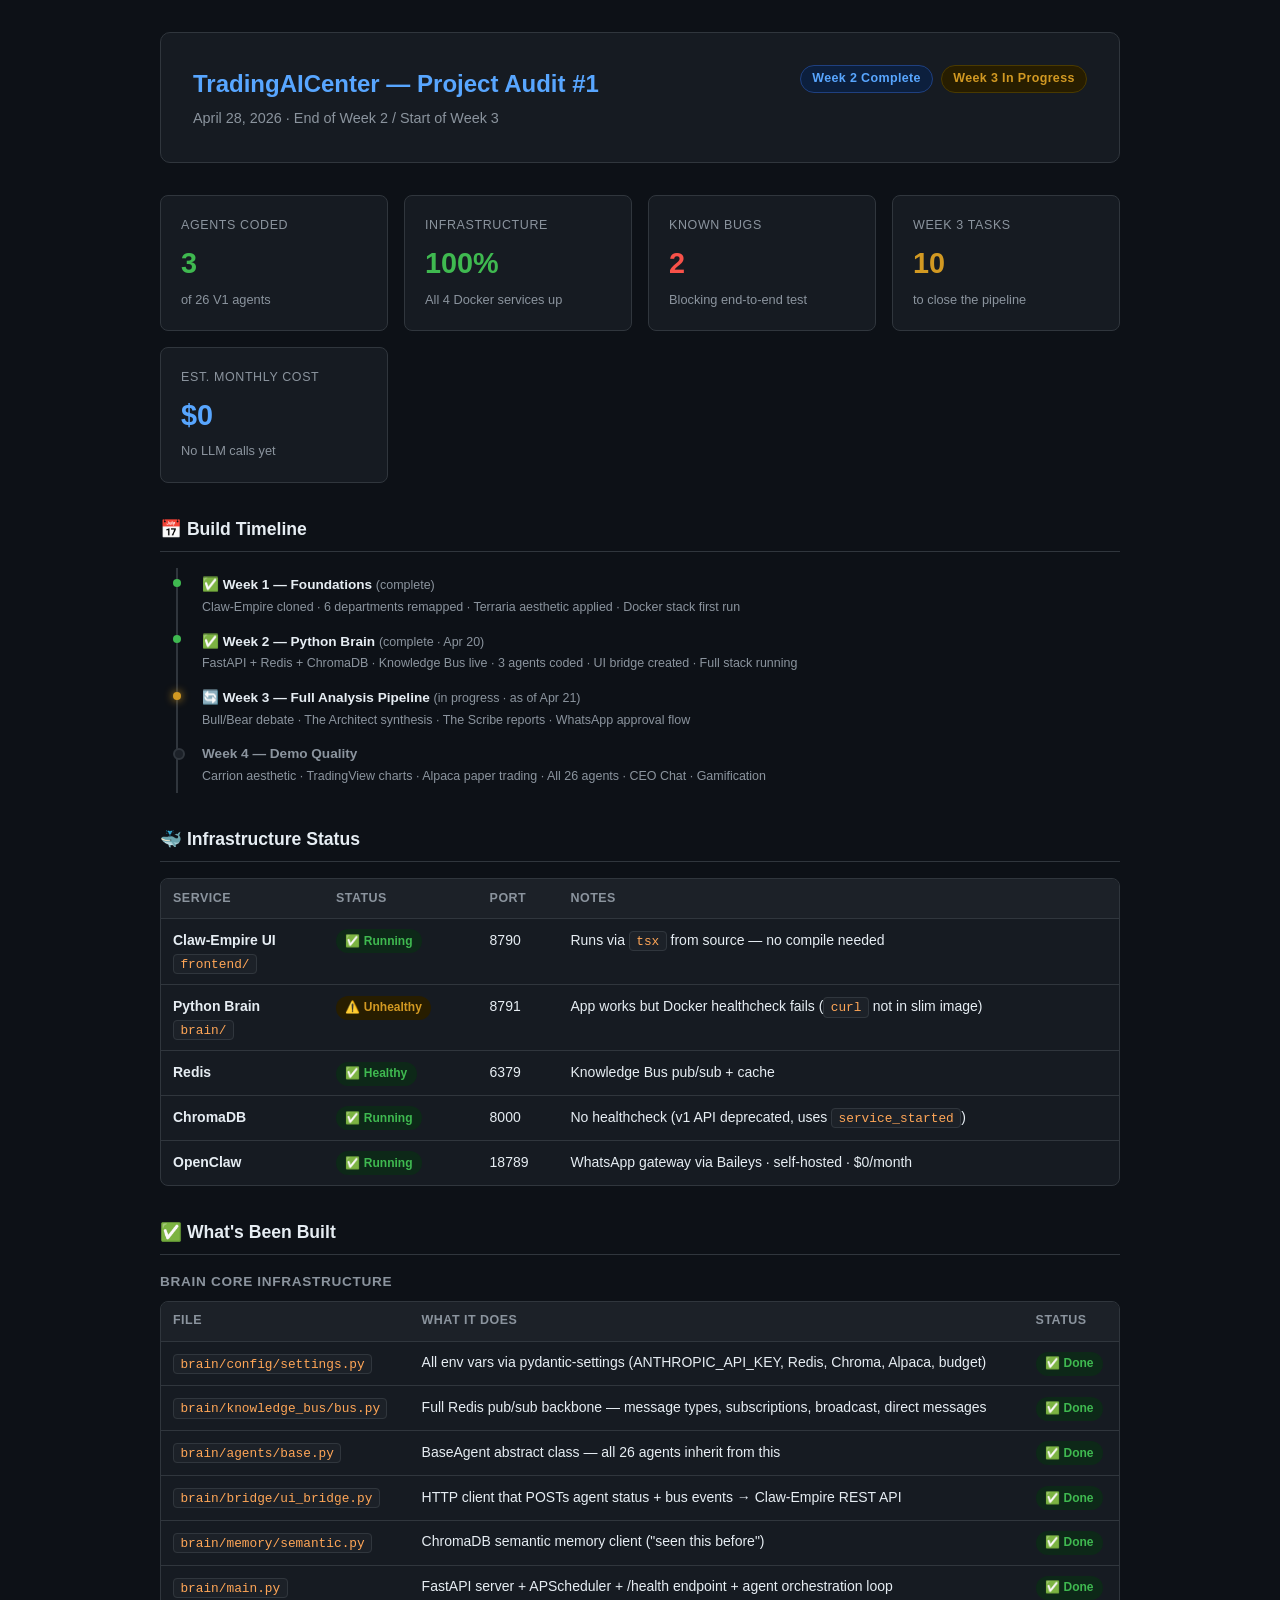
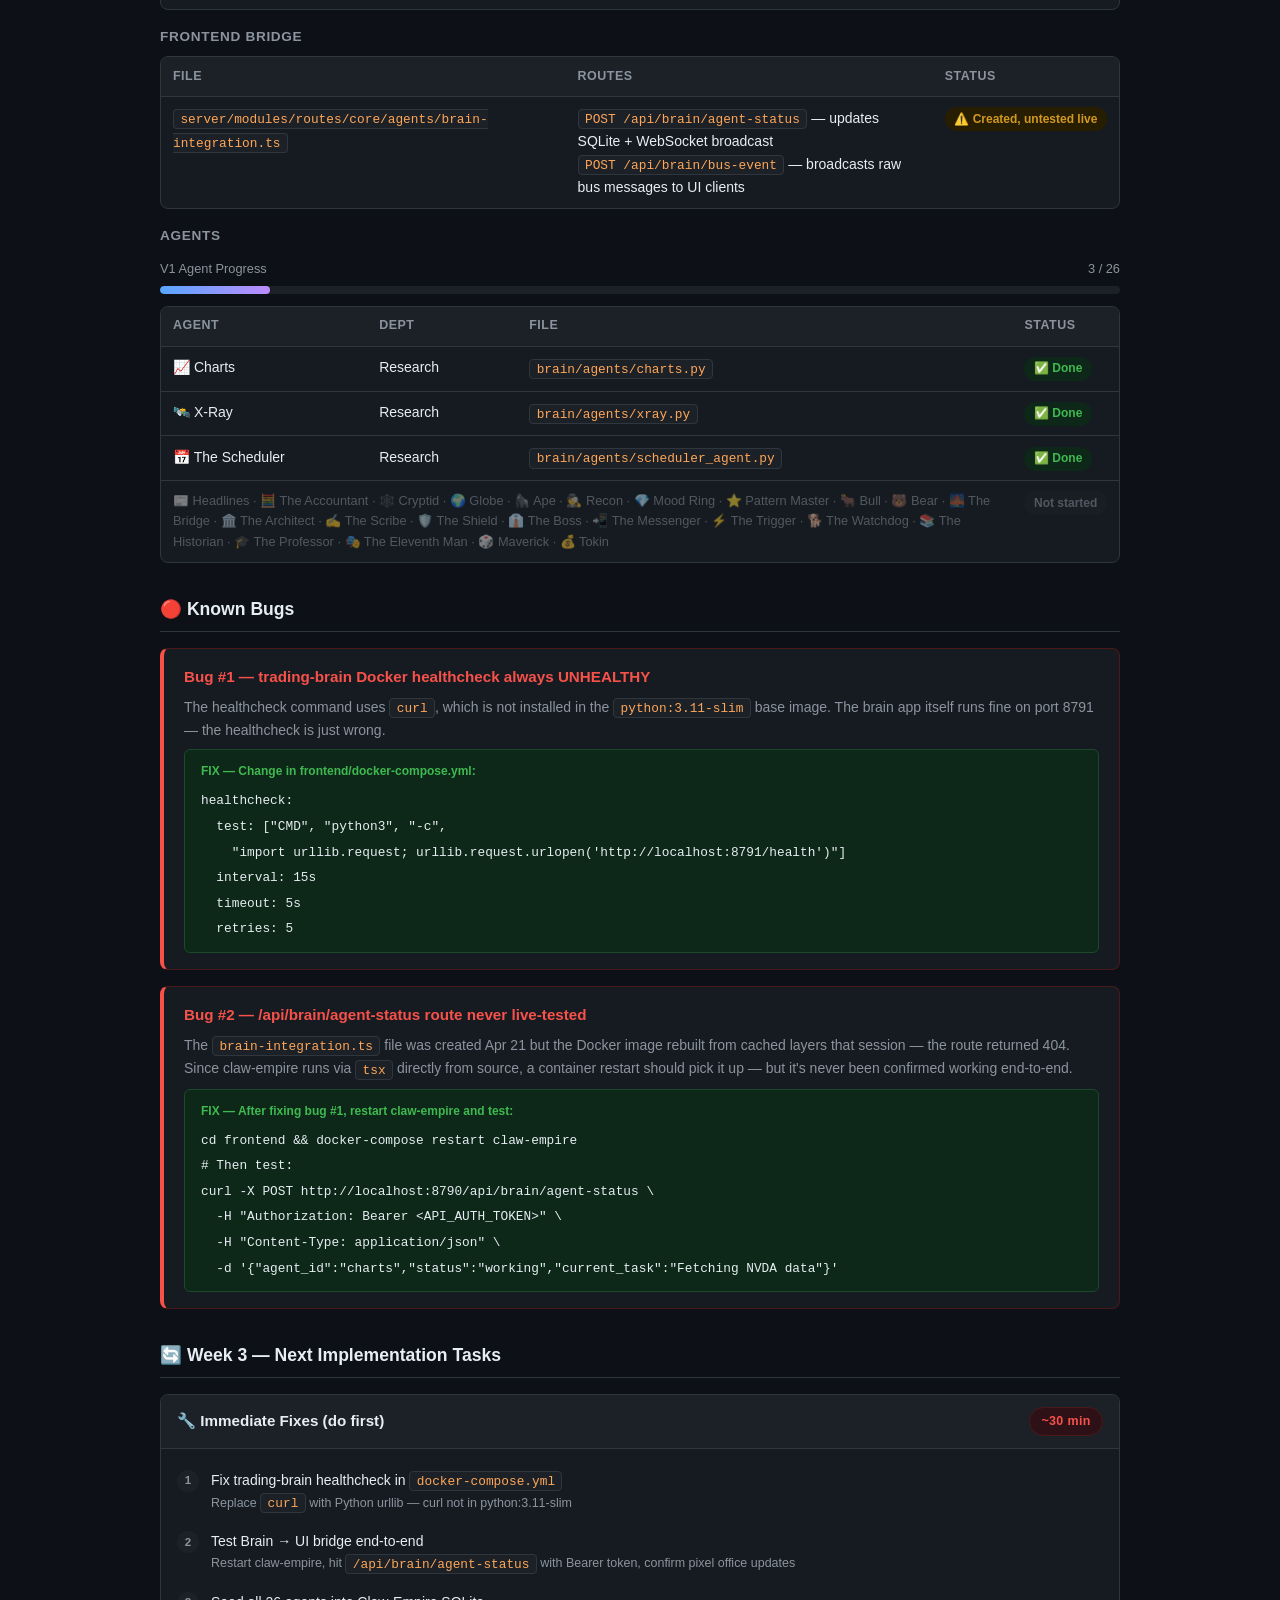
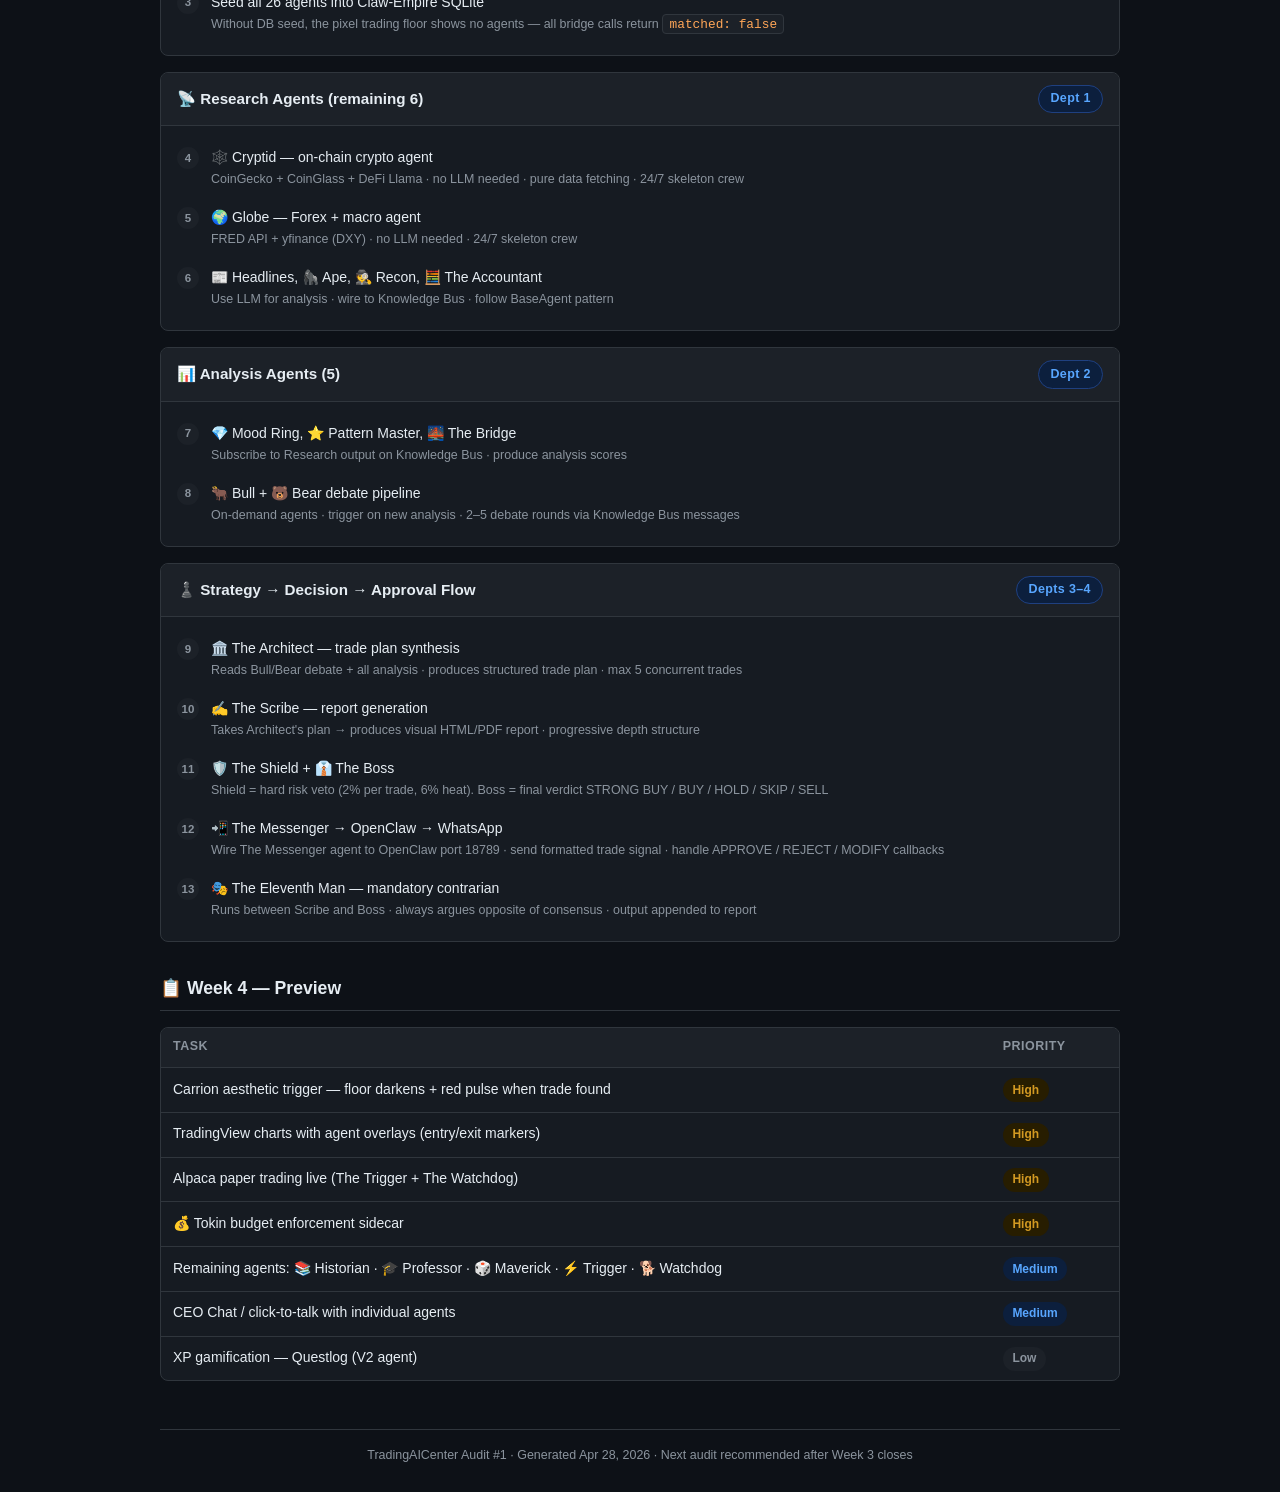
<file: audits/audit1_4_28_26.html>
<!DOCTYPE html>
<html lang="en">
<head>
  <meta charset="UTF-8" />
  <meta name="viewport" content="width=device-width, initial-scale=1.0" />
  <title>TradingAICenter — Audit #1 · Apr 28, 2026</title>
  <style>
    :root {
      --bg: #0d1117;
      --surface: #161b22;
      --surface2: #1c2128;
      --border: #30363d;
      --text: #e6edf3;
      --muted: #8b949e;
      --green: #3fb950;
      --red: #f85149;
      --yellow: #d29922;
      --blue: #58a6ff;
      --purple: #bc8cff;
      --orange: #ffa657;
      --green-bg: #0d2818;
      --red-bg: #2d1117;
      --yellow-bg: #271d00;
      --blue-bg: #0c1f3d;
    }

    * { box-sizing: border-box; margin: 0; padding: 0; }

    body {
      font-family: -apple-system, BlinkMacSystemFont, 'Segoe UI', sans-serif;
      background: var(--bg);
      color: var(--text);
      line-height: 1.6;
      padding: 2rem 1rem;
    }

    .container { max-width: 960px; margin: 0 auto; }

    /* Header */
    .header {
      border: 1px solid var(--border);
      border-radius: 10px;
      padding: 2rem;
      background: var(--surface);
      margin-bottom: 2rem;
    }
    .header-top {
      display: flex;
      justify-content: space-between;
      align-items: flex-start;
      flex-wrap: wrap;
      gap: 1rem;
    }
    .header h1 { font-size: 1.5rem; color: var(--blue); }
    .header .subtitle { color: var(--muted); font-size: 0.9rem; margin-top: 0.25rem; }
    .badge {
      display: inline-block;
      padding: 0.2rem 0.7rem;
      border-radius: 20px;
      font-size: 0.78rem;
      font-weight: 600;
      letter-spacing: 0.03em;
    }
    .badge-blue { background: var(--blue-bg); color: var(--blue); border: 1px solid #1f4080; }
    .badge-green { background: var(--green-bg); color: var(--green); border: 1px solid #1a4a2a; }
    .badge-yellow { background: var(--yellow-bg); color: var(--yellow); border: 1px solid #4a3a00; }

    /* Summary cards */
    .summary-grid {
      display: grid;
      grid-template-columns: repeat(auto-fit, minmax(180px, 1fr));
      gap: 1rem;
      margin-bottom: 2rem;
    }
    .card {
      background: var(--surface);
      border: 1px solid var(--border);
      border-radius: 8px;
      padding: 1.25rem;
    }
    .card .label { font-size: 0.78rem; color: var(--muted); text-transform: uppercase; letter-spacing: 0.05em; }
    .card .value { font-size: 1.8rem; font-weight: 700; margin-top: 0.25rem; }
    .card .detail { font-size: 0.8rem; color: var(--muted); margin-top: 0.2rem; }
    .green { color: var(--green); }
    .red { color: var(--red); }
    .yellow { color: var(--yellow); }
    .blue { color: var(--blue); }
    .purple { color: var(--purple); }

    /* Sections */
    section { margin-bottom: 2rem; }
    section h2 {
      font-size: 1.1rem;
      color: var(--text);
      border-bottom: 1px solid var(--border);
      padding-bottom: 0.5rem;
      margin-bottom: 1rem;
      display: flex;
      align-items: center;
      gap: 0.5rem;
    }

    /* Tables */
    table { width: 100%; border-collapse: collapse; font-size: 0.875rem; }
    th {
      text-align: left;
      padding: 0.6rem 0.75rem;
      background: var(--surface2);
      color: var(--muted);
      font-weight: 600;
      font-size: 0.78rem;
      text-transform: uppercase;
      letter-spacing: 0.04em;
      border-bottom: 1px solid var(--border);
    }
    td {
      padding: 0.6rem 0.75rem;
      border-bottom: 1px solid var(--border);
      vertical-align: top;
    }
    tr:last-child td { border-bottom: none; }
    tr:hover td { background: rgba(255,255,255,0.02); }

    .table-wrap {
      background: var(--surface);
      border: 1px solid var(--border);
      border-radius: 8px;
      overflow: hidden;
      margin-bottom: 1rem;
    }

    /* Status pills */
    .pill {
      display: inline-flex;
      align-items: center;
      gap: 0.3rem;
      padding: 0.15rem 0.6rem;
      border-radius: 20px;
      font-size: 0.75rem;
      font-weight: 600;
      white-space: nowrap;
    }
    .pill-green { background: var(--green-bg); color: var(--green); }
    .pill-red   { background: var(--red-bg);   color: var(--red);   }
    .pill-yellow{ background: var(--yellow-bg); color: var(--yellow);}
    .pill-blue  { background: var(--blue-bg);   color: var(--blue);  }
    .pill-gray  { background: #1c2128; color: var(--muted); }

    /* Bug cards */
    .bug-card {
      background: var(--surface);
      border: 1px solid #4a1a1a;
      border-left: 4px solid var(--red);
      border-radius: 8px;
      padding: 1rem 1.25rem;
      margin-bottom: 1rem;
    }
    .bug-card h3 { font-size: 0.95rem; color: var(--red); margin-bottom: 0.4rem; }
    .bug-card p { font-size: 0.875rem; color: var(--muted); margin-bottom: 0.5rem; }
    .bug-card .fix {
      background: var(--green-bg);
      border: 1px solid #1a4a2a;
      border-radius: 6px;
      padding: 0.75rem 1rem;
      margin-top: 0.5rem;
    }
    .bug-card .fix .fix-label { font-size: 0.75rem; color: var(--green); font-weight: 700; margin-bottom: 0.3rem; }
    .bug-card .fix code {
      font-family: 'SF Mono', 'Fira Code', monospace;
      font-size: 0.8rem;
      color: var(--text);
      white-space: pre-wrap;
    }

    /* Next steps */
    .phase {
      background: var(--surface);
      border: 1px solid var(--border);
      border-radius: 8px;
      margin-bottom: 1rem;
      overflow: hidden;
    }
    .phase-header {
      padding: 0.75rem 1rem;
      background: var(--surface2);
      border-bottom: 1px solid var(--border);
      display: flex;
      justify-content: space-between;
      align-items: center;
    }
    .phase-header h3 { font-size: 0.95rem; font-weight: 700; }
    .phase-body { padding: 0.75rem 0; }
    .task {
      display: flex;
      align-items: flex-start;
      gap: 0.75rem;
      padding: 0.5rem 1rem;
    }
    .task:hover { background: rgba(255,255,255,0.02); }
    .task-num {
      min-width: 22px;
      height: 22px;
      border-radius: 50%;
      background: var(--surface2);
      color: var(--muted);
      font-size: 0.72rem;
      font-weight: 700;
      display: flex;
      align-items: center;
      justify-content: center;
      margin-top: 1px;
    }
    .task-content { flex: 1; }
    .task-title { font-size: 0.875rem; color: var(--text); }
    .task-detail { font-size: 0.78rem; color: var(--muted); margin-top: 0.1rem; }

    /* Agent progress bar */
    .progress-wrap { margin: 0.75rem 0; }
    .progress-label {
      display: flex;
      justify-content: space-between;
      font-size: 0.8rem;
      color: var(--muted);
      margin-bottom: 0.4rem;
    }
    .progress-bar {
      height: 8px;
      background: var(--surface2);
      border-radius: 4px;
      overflow: hidden;
    }
    .progress-fill {
      height: 100%;
      border-radius: 4px;
      background: linear-gradient(90deg, var(--blue), var(--purple));
    }

    /* Timeline */
    .timeline { padding-left: 1rem; }
    .tl-item {
      position: relative;
      padding: 0.4rem 0 0.4rem 1.5rem;
      border-left: 2px solid var(--border);
    }
    .tl-item::before {
      content: '';
      position: absolute;
      left: -5px;
      top: 0.7rem;
      width: 8px;
      height: 8px;
      border-radius: 50%;
      background: var(--border);
    }
    .tl-item.done::before { background: var(--green); }
    .tl-item.active::before { background: var(--yellow); box-shadow: 0 0 8px var(--yellow); }
    .tl-item.pending::before { background: var(--surface2); border: 2px solid var(--border); }
    .tl-week { font-size: 0.85rem; font-weight: 700; }
    .tl-detail { font-size: 0.78rem; color: var(--muted); margin-top: 0.1rem; }

    code.inline {
      font-family: 'SF Mono', 'Fira Code', monospace;
      font-size: 0.8rem;
      background: var(--surface2);
      border: 1px solid var(--border);
      border-radius: 4px;
      padding: 0.1rem 0.4rem;
      color: var(--orange);
    }

    footer {
      text-align: center;
      color: var(--muted);
      font-size: 0.78rem;
      margin-top: 3rem;
      padding-top: 1rem;
      border-top: 1px solid var(--border);
    }
  </style>
</head>
<body>
<div class="container">

  <!-- Header -->
  <div class="header">
    <div class="header-top">
      <div>
        <h1>TradingAICenter — Project Audit #1</h1>
        <div class="subtitle">April 28, 2026 · End of Week 2 / Start of Week 3</div>
      </div>
      <div style="display:flex;gap:0.5rem;flex-wrap:wrap;">
        <span class="badge badge-blue">Week 2 Complete</span>
        <span class="badge badge-yellow">Week 3 In Progress</span>
      </div>
    </div>
  </div>

  <!-- Summary cards -->
  <div class="summary-grid">
    <div class="card">
      <div class="label">Agents Coded</div>
      <div class="value green">3</div>
      <div class="detail">of 26 V1 agents</div>
    </div>
    <div class="card">
      <div class="label">Infrastructure</div>
      <div class="value green">100%</div>
      <div class="detail">All 4 Docker services up</div>
    </div>
    <div class="card">
      <div class="label">Known Bugs</div>
      <div class="value red">2</div>
      <div class="detail">Blocking end-to-end test</div>
    </div>
    <div class="card">
      <div class="label">Week 3 Tasks</div>
      <div class="value yellow">10</div>
      <div class="detail">to close the pipeline</div>
    </div>
    <div class="card">
      <div class="label">Est. Monthly Cost</div>
      <div class="value blue">$0</div>
      <div class="detail">No LLM calls yet</div>
    </div>
  </div>

  <!-- Build Timeline -->
  <section>
    <h2>📅 Build Timeline</h2>
    <div class="timeline">
      <div class="tl-item done">
        <div class="tl-week">✅ Week 1 — Foundations <span style="color:var(--muted);font-weight:400;font-size:0.78rem;">(complete)</span></div>
        <div class="tl-detail">Claw-Empire cloned · 6 departments remapped · Terraria aesthetic applied · Docker stack first run</div>
      </div>
      <div class="tl-item done">
        <div class="tl-week">✅ Week 2 — Python Brain <span style="color:var(--muted);font-weight:400;font-size:0.78rem;">(complete · Apr 20)</span></div>
        <div class="tl-detail">FastAPI + Redis + ChromaDB · Knowledge Bus live · 3 agents coded · UI bridge created · Full stack running</div>
      </div>
      <div class="tl-item active">
        <div class="tl-week">🔄 Week 3 — Full Analysis Pipeline <span style="color:var(--muted);font-weight:400;font-size:0.78rem;">(in progress · as of Apr 21)</span></div>
        <div class="tl-detail">Bull/Bear debate · The Architect synthesis · The Scribe reports · WhatsApp approval flow</div>
      </div>
      <div class="tl-item pending">
        <div class="tl-week" style="color:var(--muted);">Week 4 — Demo Quality</div>
        <div class="tl-detail">Carrion aesthetic · TradingView charts · Alpaca paper trading · All 26 agents · CEO Chat · Gamification</div>
      </div>
    </div>
  </section>

  <!-- Infrastructure Status -->
  <section>
    <h2>🐳 Infrastructure Status</h2>
    <div class="table-wrap">
      <table>
        <thead>
          <tr><th>Service</th><th>Status</th><th>Port</th><th>Notes</th></tr>
        </thead>
        <tbody>
          <tr>
            <td><strong>Claw-Empire UI</strong><br><code class="inline">frontend/</code></td>
            <td><span class="pill pill-green">✅ Running</span></td>
            <td>8790</td>
            <td>Runs via <code class="inline">tsx</code> from source — no compile needed</td>
          </tr>
          <tr>
            <td><strong>Python Brain</strong><br><code class="inline">brain/</code></td>
            <td><span class="pill pill-yellow">⚠️ Unhealthy</span></td>
            <td>8791</td>
            <td>App works but Docker healthcheck fails (<code class="inline">curl</code> not in slim image)</td>
          </tr>
          <tr>
            <td><strong>Redis</strong></td>
            <td><span class="pill pill-green">✅ Healthy</span></td>
            <td>6379</td>
            <td>Knowledge Bus pub/sub + cache</td>
          </tr>
          <tr>
            <td><strong>ChromaDB</strong></td>
            <td><span class="pill pill-green">✅ Running</span></td>
            <td>8000</td>
            <td>No healthcheck (v1 API deprecated, uses <code class="inline">service_started</code>)</td>
          </tr>
          <tr>
            <td><strong>OpenClaw</strong></td>
            <td><span class="pill pill-green">✅ Running</span></td>
            <td>18789</td>
            <td>WhatsApp gateway via Baileys · self-hosted · $0/month</td>
          </tr>
        </tbody>
      </table>
    </div>
  </section>

  <!-- What's Built -->
  <section>
    <h2>✅ What's Been Built</h2>

    <h3 style="font-size:0.85rem;color:var(--muted);text-transform:uppercase;letter-spacing:0.05em;margin-bottom:0.5rem;">Brain Core Infrastructure</h3>
    <div class="table-wrap" style="margin-bottom:1rem;">
      <table>
        <thead>
          <tr><th>File</th><th>What It Does</th><th>Status</th></tr>
        </thead>
        <tbody>
          <tr>
            <td><code class="inline">brain/config/settings.py</code></td>
            <td>All env vars via pydantic-settings (ANTHROPIC_API_KEY, Redis, Chroma, Alpaca, budget)</td>
            <td><span class="pill pill-green">✅ Done</span></td>
          </tr>
          <tr>
            <td><code class="inline">brain/knowledge_bus/bus.py</code></td>
            <td>Full Redis pub/sub backbone — message types, subscriptions, broadcast, direct messages</td>
            <td><span class="pill pill-green">✅ Done</span></td>
          </tr>
          <tr>
            <td><code class="inline">brain/agents/base.py</code></td>
            <td>BaseAgent abstract class — all 26 agents inherit from this</td>
            <td><span class="pill pill-green">✅ Done</span></td>
          </tr>
          <tr>
            <td><code class="inline">brain/bridge/ui_bridge.py</code></td>
            <td>HTTP client that POSTs agent status + bus events → Claw-Empire REST API</td>
            <td><span class="pill pill-green">✅ Done</span></td>
          </tr>
          <tr>
            <td><code class="inline">brain/memory/semantic.py</code></td>
            <td>ChromaDB semantic memory client ("seen this before")</td>
            <td><span class="pill pill-green">✅ Done</span></td>
          </tr>
          <tr>
            <td><code class="inline">brain/main.py</code></td>
            <td>FastAPI server + APScheduler + /health endpoint + agent orchestration loop</td>
            <td><span class="pill pill-green">✅ Done</span></td>
          </tr>
        </tbody>
      </table>
    </div>

    <h3 style="font-size:0.85rem;color:var(--muted);text-transform:uppercase;letter-spacing:0.05em;margin-bottom:0.5rem;">Frontend Bridge</h3>
    <div class="table-wrap" style="margin-bottom:1rem;">
      <table>
        <thead>
          <tr><th>File</th><th>Routes</th><th>Status</th></tr>
        </thead>
        <tbody>
          <tr>
            <td><code class="inline">server/modules/routes/core/agents/brain-integration.ts</code></td>
            <td>
              <code class="inline">POST /api/brain/agent-status</code> — updates SQLite + WebSocket broadcast<br>
              <code class="inline">POST /api/brain/bus-event</code> — broadcasts raw bus messages to UI clients
            </td>
            <td><span class="pill pill-yellow">⚠️ Created, untested live</span></td>
          </tr>
        </tbody>
      </table>
    </div>

    <h3 style="font-size:0.85rem;color:var(--muted);text-transform:uppercase;letter-spacing:0.05em;margin-bottom:0.5rem;">Agents</h3>
    <div class="progress-wrap">
      <div class="progress-label"><span>V1 Agent Progress</span><span>3 / 26</span></div>
      <div class="progress-bar"><div class="progress-fill" style="width:11.5%"></div></div>
    </div>
    <div class="table-wrap">
      <table>
        <thead>
          <tr><th>Agent</th><th>Dept</th><th>File</th><th>Status</th></tr>
        </thead>
        <tbody>
          <tr>
            <td>📈 Charts</td>
            <td>Research</td>
            <td><code class="inline">brain/agents/charts.py</code></td>
            <td><span class="pill pill-green">✅ Done</span></td>
          </tr>
          <tr>
            <td>🛰️ X-Ray</td>
            <td>Research</td>
            <td><code class="inline">brain/agents/xray.py</code></td>
            <td><span class="pill pill-green">✅ Done</span></td>
          </tr>
          <tr>
            <td>📅 The Scheduler</td>
            <td>Research</td>
            <td><code class="inline">brain/agents/scheduler_agent.py</code></td>
            <td><span class="pill pill-green">✅ Done</span></td>
          </tr>
          <tr style="opacity:0.5;">
            <td colspan="3" style="color:var(--muted);font-size:0.8rem;">📰 Headlines · 🧮 The Accountant · 🕸️ Cryptid · 🌍 Globe · 🦍 Ape · 🕵️ Recon · 💎 Mood Ring · ⭐ Pattern Master · 🐂 Bull · 🐻 Bear · 🌉 The Bridge · 🏛️ The Architect · ✍️ The Scribe · 🛡️ The Shield · 👔 The Boss · 📲 The Messenger · ⚡ The Trigger · 🐕 The Watchdog · 📚 The Historian · 🎓 The Professor · 🎭 The Eleventh Man · 🎲 Maverick · 💰 Tokin</td>
            <td><span class="pill pill-gray">Not started</span></td>
          </tr>
        </tbody>
      </table>
    </div>
  </section>

  <!-- Bugs -->
  <section>
    <h2>🔴 Known Bugs</h2>

    <div class="bug-card">
      <h3>Bug #1 — trading-brain Docker healthcheck always UNHEALTHY</h3>
      <p>The healthcheck command uses <code class="inline">curl</code>, which is not installed in the <code class="inline">python:3.11-slim</code> base image. The brain app itself runs fine on port 8791 — the healthcheck is just wrong.</p>
      <div class="fix">
        <div class="fix-label">FIX — Change in frontend/docker-compose.yml:</div>
        <code>healthcheck:
  test: ["CMD", "python3", "-c",
    "import urllib.request; urllib.request.urlopen('http://localhost:8791/health')"]
  interval: 15s
  timeout: 5s
  retries: 5</code>
      </div>
    </div>

    <div class="bug-card">
      <h3>Bug #2 — /api/brain/agent-status route never live-tested</h3>
      <p>The <code class="inline">brain-integration.ts</code> file was created Apr 21 but the Docker image rebuilt from cached layers that session — the route returned 404. Since claw-empire runs via <code class="inline">tsx</code> directly from source, a container restart should pick it up — but it's never been confirmed working end-to-end.</p>
      <div class="fix">
        <div class="fix-label">FIX — After fixing bug #1, restart claw-empire and test:</div>
        <code>cd frontend && docker-compose restart claw-empire
# Then test:
curl -X POST http://localhost:8790/api/brain/agent-status \
  -H "Authorization: Bearer &lt;API_AUTH_TOKEN&gt;" \
  -H "Content-Type: application/json" \
  -d '{"agent_id":"charts","status":"working","current_task":"Fetching NVDA data"}'</code>
      </div>
    </div>
  </section>

  <!-- Next Steps -->
  <section>
    <h2>🔄 Week 3 — Next Implementation Tasks</h2>

    <div class="phase">
      <div class="phase-header">
        <h3>🔧 Immediate Fixes (do first)</h3>
        <span class="badge badge-red" style="background:var(--red-bg);color:var(--red);border:1px solid #4a1a1a;">~30 min</span>
      </div>
      <div class="phase-body">
        <div class="task">
          <div class="task-num">1</div>
          <div class="task-content">
            <div class="task-title">Fix trading-brain healthcheck in <code class="inline">docker-compose.yml</code></div>
            <div class="task-detail">Replace <code class="inline">curl</code> with Python urllib — curl not in python:3.11-slim</div>
          </div>
        </div>
        <div class="task">
          <div class="task-num">2</div>
          <div class="task-content">
            <div class="task-title">Test Brain → UI bridge end-to-end</div>
            <div class="task-detail">Restart claw-empire, hit <code class="inline">/api/brain/agent-status</code> with Bearer token, confirm pixel office updates</div>
          </div>
        </div>
        <div class="task">
          <div class="task-num">3</div>
          <div class="task-content">
            <div class="task-title">Seed all 26 agents into Claw-Empire SQLite</div>
            <div class="task-detail">Without DB seed, the pixel trading floor shows no agents — all bridge calls return <code class="inline">matched: false</code></div>
          </div>
        </div>
      </div>
    </div>

    <div class="phase">
      <div class="phase-header">
        <h3>📡 Research Agents (remaining 6)</h3>
        <span class="badge badge-blue">Dept 1</span>
      </div>
      <div class="phase-body">
        <div class="task">
          <div class="task-num">4</div>
          <div class="task-content">
            <div class="task-title">🕸️ Cryptid — on-chain crypto agent</div>
            <div class="task-detail">CoinGecko + CoinGlass + DeFi Llama · no LLM needed · pure data fetching · 24/7 skeleton crew</div>
          </div>
        </div>
        <div class="task">
          <div class="task-num">5</div>
          <div class="task-content">
            <div class="task-title">🌍 Globe — Forex + macro agent</div>
            <div class="task-detail">FRED API + yfinance (DXY) · no LLM needed · 24/7 skeleton crew</div>
          </div>
        </div>
        <div class="task">
          <div class="task-num">6</div>
          <div class="task-content">
            <div class="task-title">📰 Headlines, 🦍 Ape, 🕵️ Recon, 🧮 The Accountant</div>
            <div class="task-detail">Use LLM for analysis · wire to Knowledge Bus · follow BaseAgent pattern</div>
          </div>
        </div>
      </div>
    </div>

    <div class="phase">
      <div class="phase-header">
        <h3>📊 Analysis Agents (5)</h3>
        <span class="badge badge-blue">Dept 2</span>
      </div>
      <div class="phase-body">
        <div class="task">
          <div class="task-num">7</div>
          <div class="task-content">
            <div class="task-title">💎 Mood Ring, ⭐ Pattern Master, 🌉 The Bridge</div>
            <div class="task-detail">Subscribe to Research output on Knowledge Bus · produce analysis scores</div>
          </div>
        </div>
        <div class="task">
          <div class="task-num">8</div>
          <div class="task-content">
            <div class="task-title">🐂 Bull + 🐻 Bear debate pipeline</div>
            <div class="task-detail">On-demand agents · trigger on new analysis · 2–5 debate rounds via Knowledge Bus messages</div>
          </div>
        </div>
      </div>
    </div>

    <div class="phase">
      <div class="phase-header">
        <h3>♟️ Strategy → Decision → Approval Flow</h3>
        <span class="badge badge-blue">Depts 3–4</span>
      </div>
      <div class="phase-body">
        <div class="task">
          <div class="task-num">9</div>
          <div class="task-content">
            <div class="task-title">🏛️ The Architect — trade plan synthesis</div>
            <div class="task-detail">Reads Bull/Bear debate + all analysis · produces structured trade plan · max 5 concurrent trades</div>
          </div>
        </div>
        <div class="task">
          <div class="task-num">10</div>
          <div class="task-content">
            <div class="task-title">✍️ The Scribe — report generation</div>
            <div class="task-detail">Takes Architect's plan → produces visual HTML/PDF report · progressive depth structure</div>
          </div>
        </div>
        <div class="task">
          <div class="task-num">11</div>
          <div class="task-content">
            <div class="task-title">🛡️ The Shield + 👔 The Boss</div>
            <div class="task-detail">Shield = hard risk veto (2% per trade, 6% heat). Boss = final verdict STRONG BUY / BUY / HOLD / SKIP / SELL</div>
          </div>
        </div>
        <div class="task">
          <div class="task-num">12</div>
          <div class="task-content">
            <div class="task-title">📲 The Messenger → OpenClaw → WhatsApp</div>
            <div class="task-detail">Wire The Messenger agent to OpenClaw port 18789 · send formatted trade signal · handle APPROVE / REJECT / MODIFY callbacks</div>
          </div>
        </div>
        <div class="task">
          <div class="task-num">13</div>
          <div class="task-content">
            <div class="task-title">🎭 The Eleventh Man — mandatory contrarian</div>
            <div class="task-detail">Runs between Scribe and Boss · always argues opposite of consensus · output appended to report</div>
          </div>
        </div>
      </div>
    </div>

  </section>

  <!-- Week 4 Preview -->
  <section>
    <h2>📋 Week 4 — Preview</h2>
    <div class="table-wrap">
      <table>
        <thead>
          <tr><th>Task</th><th>Priority</th></tr>
        </thead>
        <tbody>
          <tr><td>Carrion aesthetic trigger — floor darkens + red pulse when trade found</td><td><span class="pill pill-yellow">High</span></td></tr>
          <tr><td>TradingView charts with agent overlays (entry/exit markers)</td><td><span class="pill pill-yellow">High</span></td></tr>
          <tr><td>Alpaca paper trading live (The Trigger + The Watchdog)</td><td><span class="pill pill-yellow">High</span></td></tr>
          <tr><td>💰 Tokin budget enforcement sidecar</td><td><span class="pill pill-yellow">High</span></td></tr>
          <tr><td>Remaining agents: 📚 Historian · 🎓 Professor · 🎲 Maverick · ⚡ Trigger · 🐕 Watchdog</td><td><span class="pill pill-blue">Medium</span></td></tr>
          <tr><td>CEO Chat / click-to-talk with individual agents</td><td><span class="pill pill-blue">Medium</span></td></tr>
          <tr><td>XP gamification — Questlog (V2 agent)</td><td><span class="pill pill-gray">Low</span></td></tr>
        </tbody>
      </table>
    </div>
  </section>

  <footer>
    TradingAICenter Audit #1 · Generated Apr 28, 2026 · Next audit recommended after Week 3 closes
  </footer>

</div>
</body>
</html>
</file>
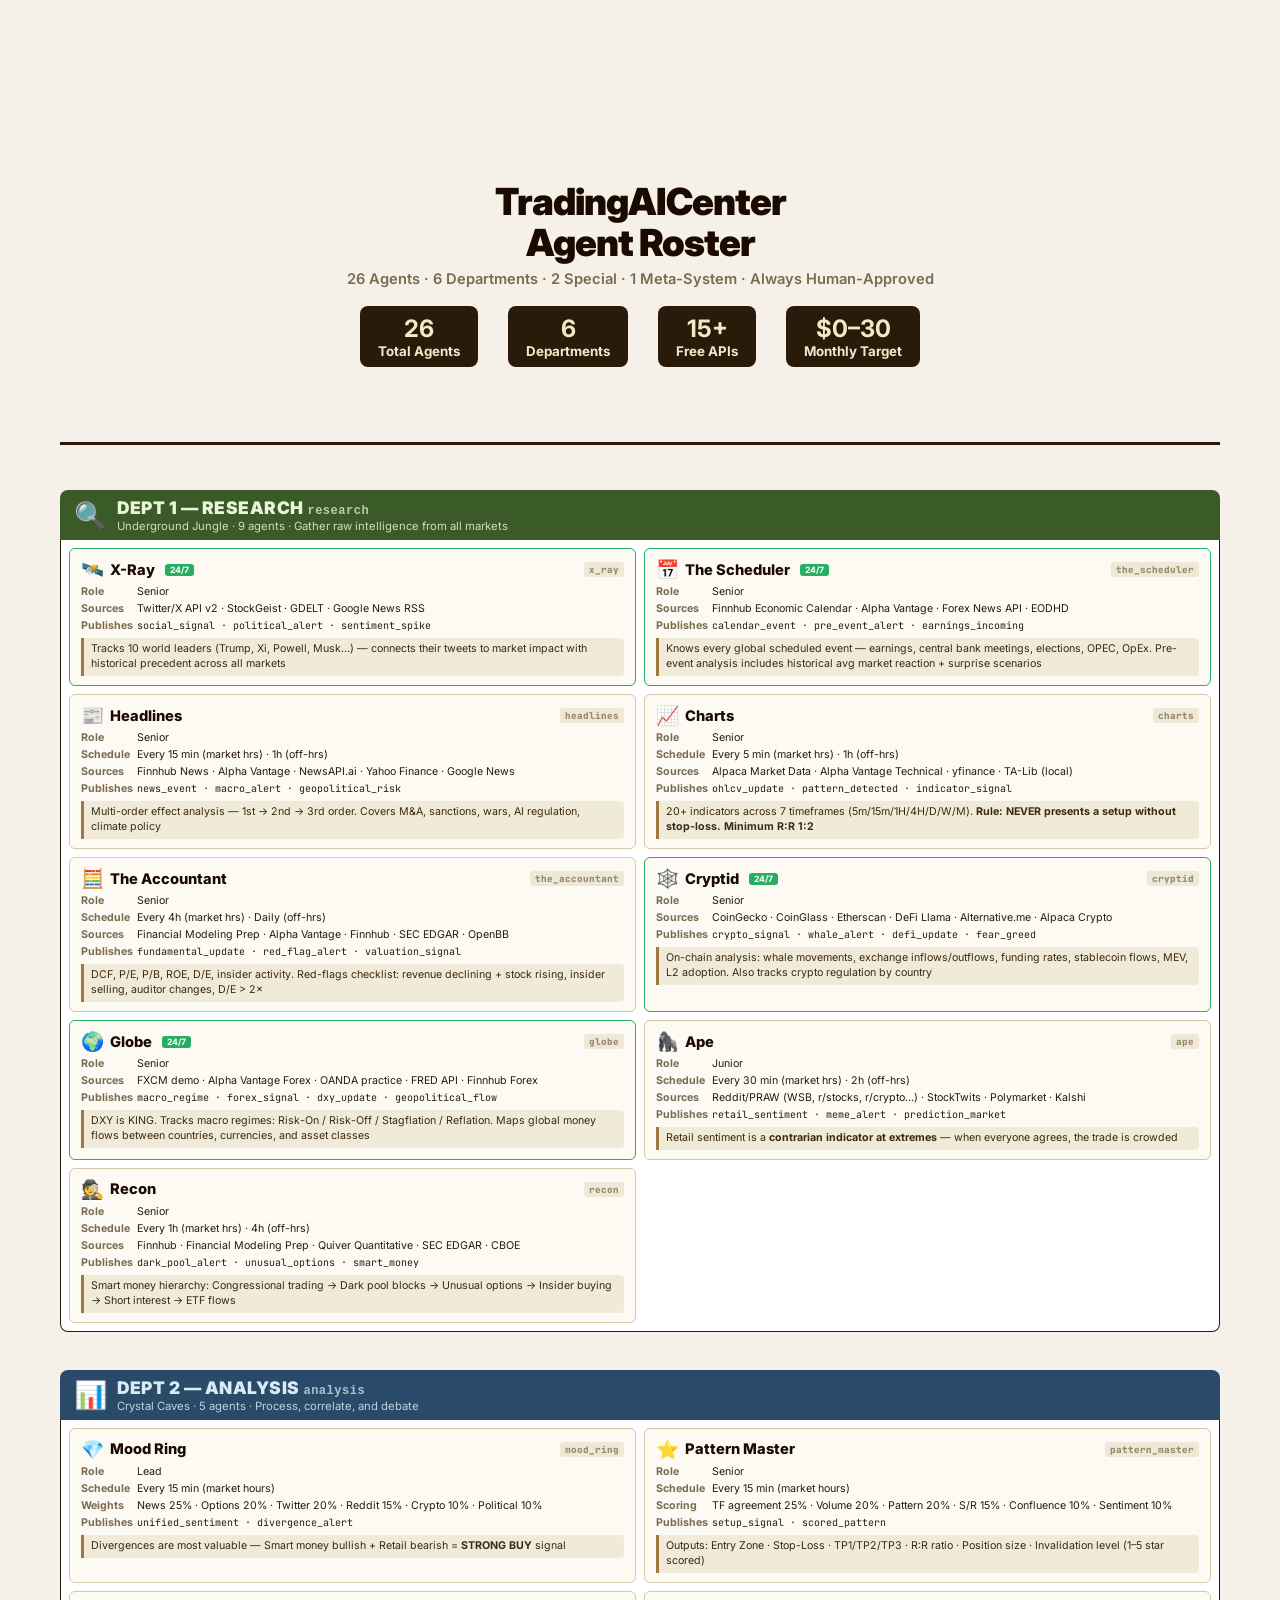
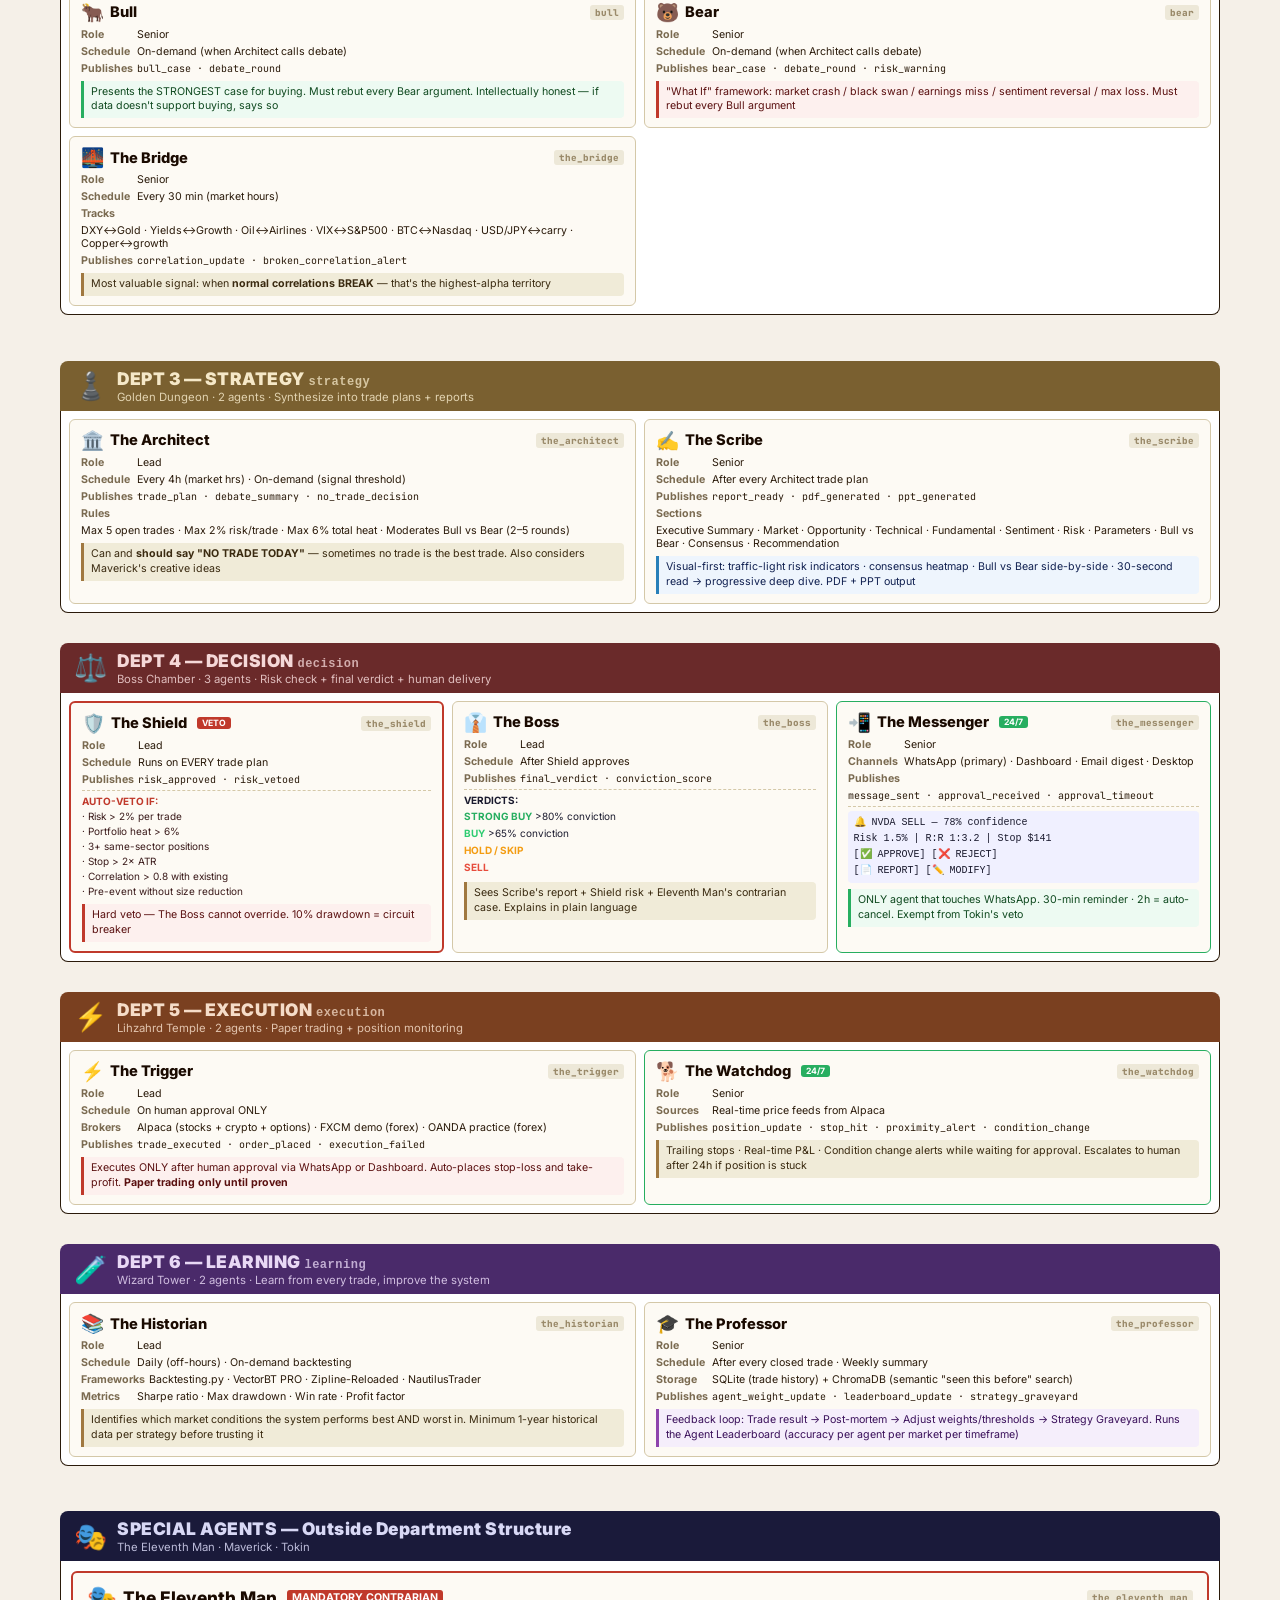
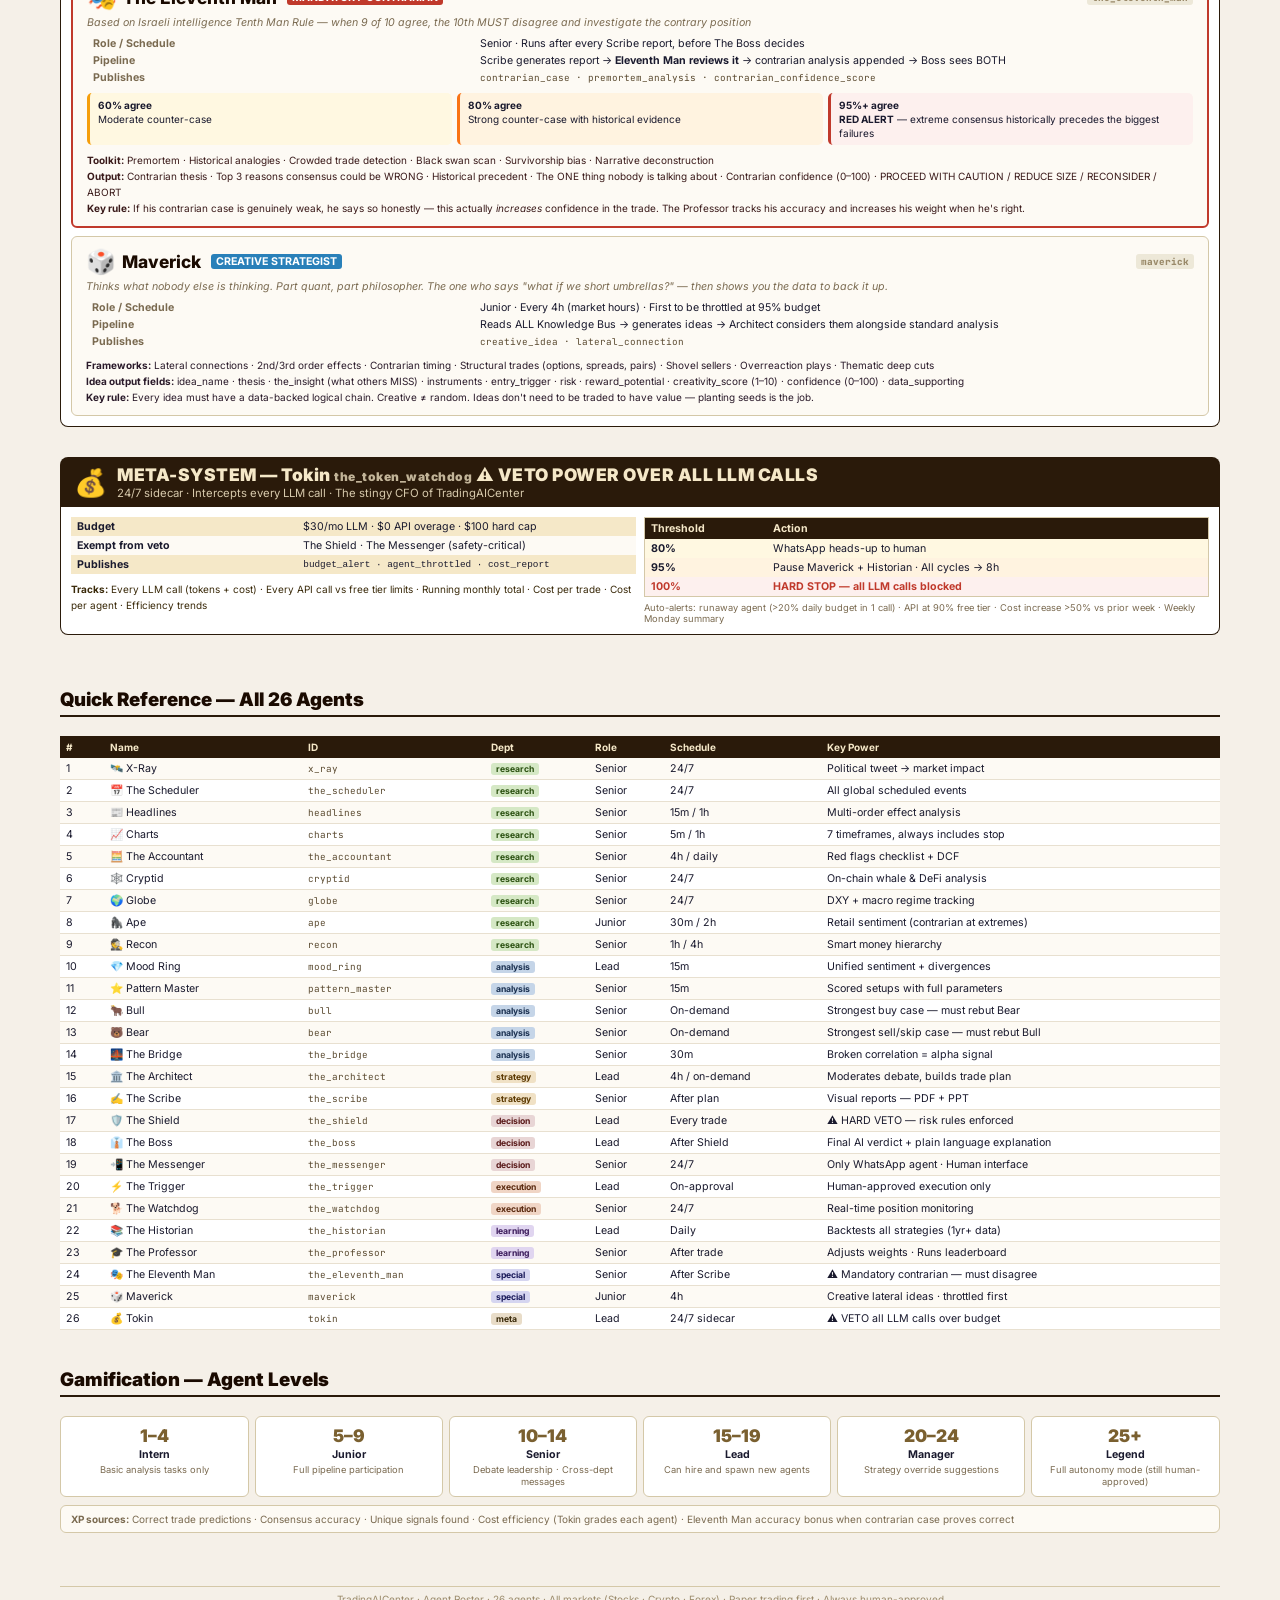
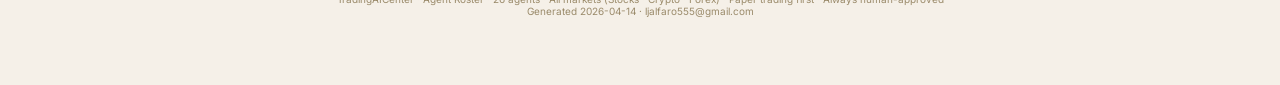
<file: Documentacion/AGENT_ROSTER.html>
<!DOCTYPE html>
<html lang="en">
<head>
<meta charset="UTF-8">
<style>
  @import url('https://fonts.googleapis.com/css2?family=Inter:wght@400;600;700;900&family=JetBrains+Mono:wght@400;700&display=swap');

  * { margin: 0; padding: 0; box-sizing: border-box; }

  body {
    font-family: 'Inter', sans-serif;
    font-size: 9.5pt;
    color: #1a1a2e;
    background: #f5f0e8;
    padding: 18mm 16mm;
  }

  /* ── COVER ── */
  .cover {
    text-align: center;
    padding: 30mm 0 20mm;
    border-bottom: 3px solid #2a1a0a;
    margin-bottom: 12mm;
  }
  .cover-title {
    font-size: 28pt;
    font-weight: 900;
    letter-spacing: -1px;
    color: #1a0a00;
    line-height: 1.1;
  }
  .cover-sub {
    font-size: 11pt;
    color: #7a6a50;
    margin-top: 6px;
    font-weight: 600;
  }
  .cover-stats {
    display: flex;
    justify-content: center;
    gap: 30px;
    margin-top: 18px;
  }
  .stat-box {
    background: #2a1a0a;
    color: #f5e8c8;
    border-radius: 8px;
    padding: 8px 18px;
    font-size: 10pt;
    font-weight: 700;
  }
  .stat-box span { font-size: 18pt; display: block; }

  /* ── DEPT SECTION ── */
  .dept-header {
    display: flex;
    align-items: center;
    gap: 10px;
    padding: 7px 14px;
    border-radius: 8px 8px 0 0;
    margin-top: 12mm;
    margin-bottom: 0;
    page-break-before: auto;
  }
  .dept-header h2 { font-size: 13pt; font-weight: 900; letter-spacing: 0.5px; }
  .dept-header .dept-meta { font-size: 8.5pt; opacity: 0.85; margin-top: 1px; }
  .dept-icon { font-size: 20pt; }

  .dept-research  { background: #3a5a28; color: #e8f5d8; }
  .dept-analysis  { background: #2a4a6a; color: #d8eaf5; }
  .dept-strategy  { background: #7a6030; color: #f5e8c8; }
  .dept-decision  { background: #6a2a2a; color: #f5d8d8; }
  .dept-execution { background: #7a4020; color: #f5dcc8; }
  .dept-learning  { background: #4a2a6a; color: #e8d8f5; }
  .dept-special   { background: #1a1a3a; color: #d8d8f5; }
  .dept-meta-sys  { background: #2a1a0a; color: #f5e8c8; }

  /* ── AGENT CARD ── */
  .agents-grid {
    display: grid;
    grid-template-columns: 1fr 1fr;
    gap: 8px;
    padding: 8px;
    background: white;
    border: 1.5px solid #2a1a0a;
    border-top: none;
    border-radius: 0 0 8px 8px;
  }
  .agents-grid.single { grid-template-columns: 1fr; }
  .agents-grid.triple { grid-template-columns: 1fr 1fr 1fr; }

  .agent-card {
    background: #fdfaf4;
    border: 1px solid #d4c8a8;
    border-radius: 6px;
    padding: 9px 11px;
    position: relative;
  }
  .agent-card.veto { border-color: #c0392b; border-width: 2px; }
  .agent-card.always-on { border-color: #27ae60; }

  .agent-name {
    font-size: 11pt;
    font-weight: 800;
    color: #1a0a00;
    display: flex;
    align-items: center;
    gap: 6px;
  }
  .agent-emoji { font-size: 14pt; }
  .agent-id {
    font-family: 'JetBrains Mono', monospace;
    font-size: 7pt;
    color: #9a8a6a;
    background: #ede8d8;
    padding: 1px 5px;
    border-radius: 3px;
    margin-left: auto;
  }
  .badge {
    font-size: 6.5pt;
    font-weight: 700;
    padding: 1px 5px;
    border-radius: 3px;
    display: inline-block;
    margin-left: 4px;
  }
  .badge-veto { background: #c0392b; color: white; }
  .badge-247  { background: #27ae60; color: white; }
  .badge-special { background: #2980b9; color: white; }

  .agent-row {
    display: flex;
    gap: 4px;
    margin-top: 4px;
    font-size: 8pt;
    flex-wrap: wrap;
  }
  .label {
    color: #7a6a50;
    font-weight: 700;
    min-width: 52px;
    flex-shrink: 0;
  }
  .val { color: #2a1a0a; }
  .val.mono { font-family: 'JetBrains Mono', monospace; font-size: 7.5pt; }

  .agent-power {
    margin-top: 6px;
    font-size: 8pt;
    background: #f0ebd8;
    border-left: 3px solid #a07840;
    padding: 4px 7px;
    border-radius: 0 4px 4px 0;
    color: #3a2a10;
    line-height: 1.4;
  }
  .agent-power.red  { border-color: #c0392b; background: #fdf0ee; color: #5a1010; }
  .agent-power.green { border-color: #27ae60; background: #edfaf2; color: #104a20; }
  .agent-power.blue { border-color: #2980b9; background: #eef5fd; color: #102050; }
  .agent-power.purple { border-color: #8e44ad; background: #f5eefb; color: #3a105a; }

  .divider { border: none; border-top: 1px dashed #d4c8a8; margin: 4px 0; }

  /* ── QUICK REF TABLE ── */
  .section-title {
    font-size: 14pt;
    font-weight: 900;
    color: #1a0a00;
    margin: 14mm 0 5mm;
    padding-bottom: 4px;
    border-bottom: 2.5px solid #2a1a0a;
  }

  table.ref {
    width: 100%;
    border-collapse: collapse;
    font-size: 8pt;
    background: white;
  }
  table.ref th {
    background: #2a1a0a;
    color: #f5e8c8;
    padding: 5px 6px;
    text-align: left;
    font-weight: 700;
    font-size: 7.5pt;
  }
  table.ref td {
    padding: 4px 6px;
    border-bottom: 1px solid #e8e0d0;
    vertical-align: top;
  }
  table.ref tr:nth-child(even) td { background: #fdfaf4; }
  table.ref .dept-tag {
    font-size: 6.5pt;
    padding: 1px 5px;
    border-radius: 3px;
    font-weight: 700;
    white-space: nowrap;
  }
  .tag-research  { background: #d5e8c5; color: #2a5010; }
  .tag-analysis  { background: #c5d5e8; color: #1a3050; }
  .tag-strategy  { background: #f0e1c5; color: #5a3800; }
  .tag-decision  { background: #e8d5d5; color: #5a1a1a; }
  .tag-execution { background: #f0d5c5; color: #5a2a10; }
  .tag-learning  { background: #e0d5f0; color: #3a1a5a; }
  .tag-special   { background: #d5d5f0; color: #1a1a5a; }
  .tag-meta      { background: #e8dcc8; color: #3a2a0a; }
  .mono-sm { font-family: 'JetBrains Mono', monospace; font-size: 7pt; color: #5a4a30; }

  /* ── GAMIFICATION ── */
  .level-grid {
    display: grid;
    grid-template-columns: repeat(6, 1fr);
    gap: 6px;
    margin-top: 6px;
  }
  .level-card {
    background: white;
    border: 1px solid #d4c8a8;
    border-radius: 6px;
    padding: 8px;
    text-align: center;
  }
  .level-num { font-size: 13pt; font-weight: 900; color: #7a6030; }
  .level-title { font-size: 8pt; font-weight: 700; margin-top: 2px; }
  .level-unlock { font-size: 7pt; color: #7a6a50; margin-top: 3px; line-height: 1.3; }

  /* ── PAGE BREAKS ── */
  .page-break { page-break-before: always; }
  .no-break { page-break-inside: avoid; }

  /* ── FOOTER ── */
  @page { size: A4; margin: 15mm 12mm; }

  .footer-note {
    text-align: center;
    font-size: 7.5pt;
    color: #9a8a6a;
    margin-top: 14mm;
    padding-top: 6px;
    border-top: 1px solid #d4c8a8;
  }

  /* special full-width agent card */
  .agent-card-full {
    background: #fdfaf4;
    border: 1.5px solid #d4c8a8;
    border-radius: 6px;
    padding: 10px 14px;
  }
  .agent-card-full.veto { border-color: #c0392b; border-width: 2px; }

  .sub-table { width: 100%; font-size: 8pt; margin-top: 5px; border-collapse: collapse; }
  .sub-table td { padding: 2px 6px; }
  .sub-table .sl { color: #7a6a50; font-weight: 700; width: 35%; }

  .consensus-grid {
    display: grid;
    grid-template-columns: 1fr 1fr 1fr;
    gap: 5px;
    margin-top: 5px;
  }
  .consensus-cell {
    border-radius: 5px;
    padding: 5px 8px;
    font-size: 7.5pt;
    line-height: 1.4;
  }
  .c60  { background: #fff8e1; border-left: 3px solid #f59e0b; }
  .c80  { background: #fff3e0; border-left: 3px solid #f97316; }
  .c95  { background: #fdf0ee; border-left: 3px solid #c0392b; }
</style>
</head>
<body>

<!-- ═══════════════════════════ COVER ═══════════════════════════ -->
<div class="cover">
  <div class="cover-title">TradingAICenter<br>Agent Roster</div>
  <div class="cover-sub">26 Agents · 6 Departments · 2 Special · 1 Meta-System · Always Human-Approved</div>
  <div class="cover-stats">
    <div class="stat-box"><span>26</span>Total Agents</div>
    <div class="stat-box"><span>6</span>Departments</div>
    <div class="stat-box"><span>15+</span>Free APIs</div>
    <div class="stat-box"><span>$0–30</span>Monthly Target</div>
  </div>
</div>


<!-- ═══════════════════════════ DEPT 1: RESEARCH ═══════════════════════════ -->
<div class="dept-header dept-research">
  <span class="dept-icon">🔍</span>
  <div>
    <h2>DEPT 1 — RESEARCH <code style="font-size:9pt;opacity:0.75">research</code></h2>
    <div class="dept-meta">Underground Jungle · 9 agents · Gather raw intelligence from all markets</div>
  </div>
</div>
<div class="agents-grid">

  <div class="agent-card no-break always-on">
    <div class="agent-name"><span class="agent-emoji">🛰️</span> X-Ray <span class="badge badge-247">24/7</span><span class="agent-id">x_ray</span></div>
    <div class="agent-row"><span class="label">Role</span><span class="val">Senior</span></div>
    <div class="agent-row"><span class="label">Sources</span><span class="val">Twitter/X API v2 · StockGeist · GDELT · Google News RSS</span></div>
    <div class="agent-row"><span class="label">Publishes</span><span class="val mono">social_signal · political_alert · sentiment_spike</span></div>
    <div class="agent-power">Tracks 10 world leaders (Trump, Xi, Powell, Musk…) — connects their tweets to market impact with historical precedent across all markets</div>
  </div>

  <div class="agent-card no-break always-on">
    <div class="agent-name"><span class="agent-emoji">📅</span> The Scheduler <span class="badge badge-247">24/7</span><span class="agent-id">the_scheduler</span></div>
    <div class="agent-row"><span class="label">Role</span><span class="val">Senior</span></div>
    <div class="agent-row"><span class="label">Sources</span><span class="val">Finnhub Economic Calendar · Alpha Vantage · Forex News API · EODHD</span></div>
    <div class="agent-row"><span class="label">Publishes</span><span class="val mono">calendar_event · pre_event_alert · earnings_incoming</span></div>
    <div class="agent-power">Knows every global scheduled event — earnings, central bank meetings, elections, OPEC, OpEx. Pre-event analysis includes historical avg market reaction + surprise scenarios</div>
  </div>

  <div class="agent-card no-break">
    <div class="agent-name"><span class="agent-emoji">📰</span> Headlines <span class="agent-id">headlines</span></div>
    <div class="agent-row"><span class="label">Role</span><span class="val">Senior</span></div>
    <div class="agent-row"><span class="label">Schedule</span><span class="val">Every 15 min (market hrs) · 1h (off-hrs)</span></div>
    <div class="agent-row"><span class="label">Sources</span><span class="val">Finnhub News · Alpha Vantage · NewsAPI.ai · Yahoo Finance · Google News</span></div>
    <div class="agent-row"><span class="label">Publishes</span><span class="val mono">news_event · macro_alert · geopolitical_risk</span></div>
    <div class="agent-power">Multi-order effect analysis — 1st → 2nd → 3rd order. Covers M&amp;A, sanctions, wars, AI regulation, climate policy</div>
  </div>

  <div class="agent-card no-break">
    <div class="agent-name"><span class="agent-emoji">📈</span> Charts <span class="agent-id">charts</span></div>
    <div class="agent-row"><span class="label">Role</span><span class="val">Senior</span></div>
    <div class="agent-row"><span class="label">Schedule</span><span class="val">Every 5 min (market hrs) · 1h (off-hrs)</span></div>
    <div class="agent-row"><span class="label">Sources</span><span class="val">Alpaca Market Data · Alpha Vantage Technical · yfinance · TA-Lib (local)</span></div>
    <div class="agent-row"><span class="label">Publishes</span><span class="val mono">ohlcv_update · pattern_detected · indicator_signal</span></div>
    <div class="agent-power">20+ indicators across 7 timeframes (5m/15m/1H/4H/D/W/M). <strong>Rule: NEVER presents a setup without stop-loss. Minimum R:R 1:2</strong></div>
  </div>

  <div class="agent-card no-break">
    <div class="agent-name"><span class="agent-emoji">🧮</span> The Accountant <span class="agent-id">the_accountant</span></div>
    <div class="agent-row"><span class="label">Role</span><span class="val">Senior</span></div>
    <div class="agent-row"><span class="label">Schedule</span><span class="val">Every 4h (market hrs) · Daily (off-hrs)</span></div>
    <div class="agent-row"><span class="label">Sources</span><span class="val">Financial Modeling Prep · Alpha Vantage · Finnhub · SEC EDGAR · OpenBB</span></div>
    <div class="agent-row"><span class="label">Publishes</span><span class="val mono">fundamental_update · red_flag_alert · valuation_signal</span></div>
    <div class="agent-power">DCF, P/E, P/B, ROE, D/E, insider activity. Red-flags checklist: revenue declining + stock rising, insider selling, auditor changes, D/E &gt; 2×</div>
  </div>

  <div class="agent-card no-break always-on">
    <div class="agent-name"><span class="agent-emoji">🕸️</span> Cryptid <span class="badge badge-247">24/7</span><span class="agent-id">cryptid</span></div>
    <div class="agent-row"><span class="label">Role</span><span class="val">Senior</span></div>
    <div class="agent-row"><span class="label">Sources</span><span class="val">CoinGecko · CoinGlass · Etherscan · DeFi Llama · Alternative.me · Alpaca Crypto</span></div>
    <div class="agent-row"><span class="label">Publishes</span><span class="val mono">crypto_signal · whale_alert · defi_update · fear_greed</span></div>
    <div class="agent-power">On-chain analysis: whale movements, exchange inflows/outflows, funding rates, stablecoin flows, MEV, L2 adoption. Also tracks crypto regulation by country</div>
  </div>

  <div class="agent-card no-break always-on">
    <div class="agent-name"><span class="agent-emoji">🌍</span> Globe <span class="badge badge-247">24/7</span><span class="agent-id">globe</span></div>
    <div class="agent-row"><span class="label">Role</span><span class="val">Senior</span></div>
    <div class="agent-row"><span class="label">Sources</span><span class="val">FXCM demo · Alpha Vantage Forex · OANDA practice · FRED API · Finnhub Forex</span></div>
    <div class="agent-row"><span class="label">Publishes</span><span class="val mono">macro_regime · forex_signal · dxy_update · geopolitical_flow</span></div>
    <div class="agent-power">DXY is KING. Tracks macro regimes: Risk-On / Risk-Off / Stagflation / Reflation. Maps global money flows between countries, currencies, and asset classes</div>
  </div>

  <div class="agent-card no-break">
    <div class="agent-name"><span class="agent-emoji">🦍</span> Ape <span class="agent-id">ape</span></div>
    <div class="agent-row"><span class="label">Role</span><span class="val">Junior</span></div>
    <div class="agent-row"><span class="label">Schedule</span><span class="val">Every 30 min (market hrs) · 2h (off-hrs)</span></div>
    <div class="agent-row"><span class="label">Sources</span><span class="val">Reddit/PRAW (WSB, r/stocks, r/crypto…) · StockTwits · Polymarket · Kalshi</span></div>
    <div class="agent-row"><span class="label">Publishes</span><span class="val mono">retail_sentiment · meme_alert · prediction_market</span></div>
    <div class="agent-power">Retail sentiment is a <strong>contrarian indicator at extremes</strong> — when everyone agrees, the trade is crowded</div>
  </div>

  <div class="agent-card no-break">
    <div class="agent-name"><span class="agent-emoji">🕵️</span> Recon <span class="agent-id">recon</span></div>
    <div class="agent-row"><span class="label">Role</span><span class="val">Senior</span></div>
    <div class="agent-row"><span class="label">Schedule</span><span class="val">Every 1h (market hrs) · 4h (off-hrs)</span></div>
    <div class="agent-row"><span class="label">Sources</span><span class="val">Finnhub · Financial Modeling Prep · Quiver Quantitative · SEC EDGAR · CBOE</span></div>
    <div class="agent-row"><span class="label">Publishes</span><span class="val mono">dark_pool_alert · unusual_options · smart_money</span></div>
    <div class="agent-power">Smart money hierarchy: Congressional trading → Dark pool blocks → Unusual options → Insider buying → Short interest → ETF flows</div>
  </div>

</div>


<!-- ═══════════════════════════ DEPT 2: ANALYSIS ═══════════════════════════ -->
<div class="dept-header dept-analysis" style="margin-top:10mm">
  <span class="dept-icon">📊</span>
  <div>
    <h2>DEPT 2 — ANALYSIS <code style="font-size:9pt;opacity:0.75">analysis</code></h2>
    <div class="dept-meta">Crystal Caves · 5 agents · Process, correlate, and debate</div>
  </div>
</div>
<div class="agents-grid">

  <div class="agent-card no-break">
    <div class="agent-name"><span class="agent-emoji">💎</span> Mood Ring <span class="agent-id">mood_ring</span></div>
    <div class="agent-row"><span class="label">Role</span><span class="val">Lead</span></div>
    <div class="agent-row"><span class="label">Schedule</span><span class="val">Every 15 min (market hours)</span></div>
    <div class="agent-row"><span class="label">Weights</span><span class="val">News 25% · Options 20% · Twitter 20% · Reddit 15% · Crypto 10% · Political 10%</span></div>
    <div class="agent-row"><span class="label">Publishes</span><span class="val mono">unified_sentiment · divergence_alert</span></div>
    <div class="agent-power">Divergences are most valuable — Smart money bullish + Retail bearish = <strong>STRONG BUY</strong> signal</div>
  </div>

  <div class="agent-card no-break">
    <div class="agent-name"><span class="agent-emoji">⭐</span> Pattern Master <span class="agent-id">pattern_master</span></div>
    <div class="agent-row"><span class="label">Role</span><span class="val">Senior</span></div>
    <div class="agent-row"><span class="label">Schedule</span><span class="val">Every 15 min (market hours)</span></div>
    <div class="agent-row"><span class="label">Scoring</span><span class="val">TF agreement 25% · Volume 20% · Pattern 20% · S/R 15% · Confluence 10% · Sentiment 10%</span></div>
    <div class="agent-row"><span class="label">Publishes</span><span class="val mono">setup_signal · scored_pattern</span></div>
    <div class="agent-power">Outputs: Entry Zone · Stop-Loss · TP1/TP2/TP3 · R:R ratio · Position size · Invalidation level (1–5 star scored)</div>
  </div>

  <div class="agent-card no-break">
    <div class="agent-name"><span class="agent-emoji">🐂</span> Bull <span class="agent-id">bull</span></div>
    <div class="agent-row"><span class="label">Role</span><span class="val">Senior</span></div>
    <div class="agent-row"><span class="label">Schedule</span><span class="val">On-demand (when Architect calls debate)</span></div>
    <div class="agent-row"><span class="label">Publishes</span><span class="val mono">bull_case · debate_round</span></div>
    <div class="agent-power green">Presents the STRONGEST case for buying. Must rebut every Bear argument. Intellectually honest — if data doesn't support buying, says so</div>
  </div>

  <div class="agent-card no-break">
    <div class="agent-name"><span class="agent-emoji">🐻</span> Bear <span class="agent-id">bear</span></div>
    <div class="agent-row"><span class="label">Role</span><span class="val">Senior</span></div>
    <div class="agent-row"><span class="label">Schedule</span><span class="val">On-demand (when Architect calls debate)</span></div>
    <div class="agent-row"><span class="label">Publishes</span><span class="val mono">bear_case · debate_round · risk_warning</span></div>
    <div class="agent-power red">"What If" framework: market crash / black swan / earnings miss / sentiment reversal / max loss. Must rebut every Bull argument</div>
  </div>

  <div class="agent-card no-break">
    <div class="agent-name"><span class="agent-emoji">🌉</span> The Bridge <span class="agent-id">the_bridge</span></div>
    <div class="agent-row"><span class="label">Role</span><span class="val">Senior</span></div>
    <div class="agent-row"><span class="label">Schedule</span><span class="val">Every 30 min (market hours)</span></div>
    <div class="agent-row"><span class="label">Tracks</span><span class="val">DXY↔Gold · Yields↔Growth · Oil↔Airlines · VIX↔S&P500 · BTC↔Nasdaq · USD/JPY↔carry · Copper↔growth</span></div>
    <div class="agent-row"><span class="label">Publishes</span><span class="val mono">correlation_update · broken_correlation_alert</span></div>
    <div class="agent-power">Most valuable signal: when <strong>normal correlations BREAK</strong> — that's the highest-alpha territory</div>
  </div>

</div>


<!-- ═══════════════════════════ DEPT 3 + 4 ═══════════════════════════ -->
<div class="page-break"></div>

<div class="dept-header dept-strategy">
  <span class="dept-icon">♟️</span>
  <div>
    <h2>DEPT 3 — STRATEGY <code style="font-size:9pt;opacity:0.75">strategy</code></h2>
    <div class="dept-meta">Golden Dungeon · 2 agents · Synthesize into trade plans + reports</div>
  </div>
</div>
<div class="agents-grid">

  <div class="agent-card no-break">
    <div class="agent-name"><span class="agent-emoji">🏛️</span> The Architect <span class="agent-id">the_architect</span></div>
    <div class="agent-row"><span class="label">Role</span><span class="val">Lead</span></div>
    <div class="agent-row"><span class="label">Schedule</span><span class="val">Every 4h (market hrs) · On-demand (signal threshold)</span></div>
    <div class="agent-row"><span class="label">Publishes</span><span class="val mono">trade_plan · debate_summary · no_trade_decision</span></div>
    <div class="agent-row"><span class="label">Rules</span><span class="val">Max 5 open trades · Max 2% risk/trade · Max 6% total heat · Moderates Bull vs Bear (2–5 rounds)</span></div>
    <div class="agent-power">Can and <strong>should say "NO TRADE TODAY"</strong> — sometimes no trade is the best trade. Also considers Maverick's creative ideas</div>
  </div>

  <div class="agent-card no-break">
    <div class="agent-name"><span class="agent-emoji">✍️</span> The Scribe <span class="agent-id">the_scribe</span></div>
    <div class="agent-row"><span class="label">Role</span><span class="val">Senior</span></div>
    <div class="agent-row"><span class="label">Schedule</span><span class="val">After every Architect trade plan</span></div>
    <div class="agent-row"><span class="label">Publishes</span><span class="val mono">report_ready · pdf_generated · ppt_generated</span></div>
    <div class="agent-row"><span class="label">Sections</span><span class="val">Executive Summary · Market · Opportunity · Technical · Fundamental · Sentiment · Risk · Parameters · Bull vs Bear · Consensus · Recommendation</span></div>
    <div class="agent-power blue">Visual-first: traffic-light risk indicators · consensus heatmap · Bull vs Bear side-by-side · 30-second read → progressive deep dive. PDF + PPT output</div>
  </div>

</div>


<div class="dept-header dept-decision" style="margin-top:8mm">
  <span class="dept-icon">⚖️</span>
  <div>
    <h2>DEPT 4 — DECISION <code style="font-size:9pt;opacity:0.75">decision</code></h2>
    <div class="dept-meta">Boss Chamber · 3 agents · Risk check + final verdict + human delivery</div>
  </div>
</div>
<div class="agents-grid triple">

  <div class="agent-card veto no-break">
    <div class="agent-name"><span class="agent-emoji">🛡️</span> The Shield <span class="badge badge-veto">VETO</span><span class="agent-id">the_shield</span></div>
    <div class="agent-row"><span class="label">Role</span><span class="val">Lead</span></div>
    <div class="agent-row"><span class="label">Schedule</span><span class="val">Runs on EVERY trade plan</span></div>
    <div class="agent-row"><span class="label">Publishes</span><span class="val mono">risk_approved · risk_vetoed</span></div>
    <hr class="divider">
    <div style="font-size:7.5pt;font-weight:700;color:#c0392b;margin:4px 0 2px">AUTO-VETO IF:</div>
    <div style="font-size:7.5pt;color:#3a1a1a;line-height:1.5">
      · Risk &gt; 2% per trade<br>
      · Portfolio heat &gt; 6%<br>
      · 3+ same-sector positions<br>
      · Stop &gt; 2× ATR<br>
      · Correlation &gt; 0.8 with existing<br>
      · Pre-event without size reduction
    </div>
    <div class="agent-power red" style="margin-top:5px">Hard veto — The Boss cannot override. 10% drawdown = circuit breaker</div>
  </div>

  <div class="agent-card no-break">
    <div class="agent-name"><span class="agent-emoji">👔</span> The Boss <span class="agent-id">the_boss</span></div>
    <div class="agent-row"><span class="label">Role</span><span class="val">Lead</span></div>
    <div class="agent-row"><span class="label">Schedule</span><span class="val">After Shield approves</span></div>
    <div class="agent-row"><span class="label">Publishes</span><span class="val mono">final_verdict · conviction_score</span></div>
    <hr class="divider">
    <div style="font-size:7.5pt;font-weight:700;margin:4px 0 2px">VERDICTS:</div>
    <div style="font-size:7.5pt;line-height:1.7">
      <span style="color:#27ae60;font-weight:700">STRONG BUY</span> &gt;80% conviction<br>
      <span style="color:#2ecc71;font-weight:700">BUY</span> &gt;65% conviction<br>
      <span style="color:#f39c12;font-weight:700">HOLD / SKIP</span><br>
      <span style="color:#e74c3c;font-weight:700">SELL</span>
    </div>
    <div class="agent-power">Sees Scribe's report + Shield risk + Eleventh Man's contrarian case. Explains in plain language</div>
  </div>

  <div class="agent-card no-break always-on">
    <div class="agent-name"><span class="agent-emoji">📲</span> The Messenger <span class="badge badge-247">24/7</span><span class="agent-id">the_messenger</span></div>
    <div class="agent-row"><span class="label">Role</span><span class="val">Senior</span></div>
    <div class="agent-row"><span class="label">Channels</span><span class="val">WhatsApp (primary) · Dashboard · Email digest · Desktop</span></div>
    <div class="agent-row"><span class="label">Publishes</span><span class="val mono">message_sent · approval_received · approval_timeout</span></div>
    <hr class="divider">
    <div style="font-size:7.5pt;background:#f0f0ff;padding:4px 6px;border-radius:4px;font-family:monospace;line-height:1.6">
      🔔 NVDA SELL — 78% confidence<br>
      Risk 1.5% | R:R 1:3.2 | Stop $141<br>
      [✅ APPROVE] [❌ REJECT]<br>
      [📄 REPORT] [✏️ MODIFY]
    </div>
    <div class="agent-power green">ONLY agent that touches WhatsApp. 30-min reminder · 2h = auto-cancel. Exempt from Tokin's veto</div>
  </div>

</div>


<div class="dept-header dept-execution" style="margin-top:8mm">
  <span class="dept-icon">⚡</span>
  <div>
    <h2>DEPT 5 — EXECUTION <code style="font-size:9pt;opacity:0.75">execution</code></h2>
    <div class="dept-meta">Lihzahrd Temple · 2 agents · Paper trading + position monitoring</div>
  </div>
</div>
<div class="agents-grid">

  <div class="agent-card no-break">
    <div class="agent-name"><span class="agent-emoji">⚡</span> The Trigger <span class="agent-id">the_trigger</span></div>
    <div class="agent-row"><span class="label">Role</span><span class="val">Lead</span></div>
    <div class="agent-row"><span class="label">Schedule</span><span class="val">On human approval ONLY</span></div>
    <div class="agent-row"><span class="label">Brokers</span><span class="val">Alpaca (stocks + crypto + options) · FXCM demo (forex) · OANDA practice (forex)</span></div>
    <div class="agent-row"><span class="label">Publishes</span><span class="val mono">trade_executed · order_placed · execution_failed</span></div>
    <div class="agent-power red">Executes ONLY after human approval via WhatsApp or Dashboard. Auto-places stop-loss and take-profit. <strong>Paper trading only until proven</strong></div>
  </div>

  <div class="agent-card no-break always-on">
    <div class="agent-name"><span class="agent-emoji">🐕</span> The Watchdog <span class="badge badge-247">24/7</span><span class="agent-id">the_watchdog</span></div>
    <div class="agent-row"><span class="label">Role</span><span class="val">Senior</span></div>
    <div class="agent-row"><span class="label">Sources</span><span class="val">Real-time price feeds from Alpaca</span></div>
    <div class="agent-row"><span class="label">Publishes</span><span class="val mono">position_update · stop_hit · proximity_alert · condition_change</span></div>
    <div class="agent-power">Trailing stops · Real-time P&amp;L · Condition change alerts while waiting for approval. Escalates to human after 24h if position is stuck</div>
  </div>

</div>


<div class="dept-header dept-learning" style="margin-top:8mm">
  <span class="dept-icon">🧪</span>
  <div>
    <h2>DEPT 6 — LEARNING <code style="font-size:9pt;opacity:0.75">learning</code></h2>
    <div class="dept-meta">Wizard Tower · 2 agents · Learn from every trade, improve the system</div>
  </div>
</div>
<div class="agents-grid">

  <div class="agent-card no-break">
    <div class="agent-name"><span class="agent-emoji">📚</span> The Historian <span class="agent-id">the_historian</span></div>
    <div class="agent-row"><span class="label">Role</span><span class="val">Lead</span></div>
    <div class="agent-row"><span class="label">Schedule</span><span class="val">Daily (off-hours) · On-demand backtesting</span></div>
    <div class="agent-row"><span class="label">Frameworks</span><span class="val">Backtesting.py · VectorBT PRO · Zipline-Reloaded · NautilusTrader</span></div>
    <div class="agent-row"><span class="label">Metrics</span><span class="val">Sharpe ratio · Max drawdown · Win rate · Profit factor</span></div>
    <div class="agent-power">Identifies which market conditions the system performs best AND worst in. Minimum 1-year historical data per strategy before trusting it</div>
  </div>

  <div class="agent-card no-break">
    <div class="agent-name"><span class="agent-emoji">🎓</span> The Professor <span class="agent-id">the_professor</span></div>
    <div class="agent-row"><span class="label">Role</span><span class="val">Senior</span></div>
    <div class="agent-row"><span class="label">Schedule</span><span class="val">After every closed trade · Weekly summary</span></div>
    <div class="agent-row"><span class="label">Storage</span><span class="val">SQLite (trade history) + ChromaDB (semantic "seen this before" search)</span></div>
    <div class="agent-row"><span class="label">Publishes</span><span class="val mono">agent_weight_update · leaderboard_update · strategy_graveyard</span></div>
    <div class="agent-power purple">Feedback loop: Trade result → Post-mortem → Adjust weights/thresholds → Strategy Graveyard. Runs the Agent Leaderboard (accuracy per agent per market per timeframe)</div>
  </div>

</div>


<!-- ═══════════════════════════ SPECIAL AGENTS ═══════════════════════════ -->
<div class="page-break"></div>

<div class="dept-header dept-special">
  <span class="dept-icon">🎭</span>
  <div>
    <h2>SPECIAL AGENTS — Outside Department Structure</h2>
    <div class="dept-meta">The Eleventh Man · Maverick · Tokin</div>
  </div>
</div>
<div style="background:white;border:1.5px solid #2a1a0a;border-top:none;border-radius:0 0 8px 8px;padding:10px 10px;display:flex;flex-direction:column;gap:8px">

  <!-- Eleventh Man -->
  <div class="agent-card-full veto no-break">
    <div class="agent-name" style="font-size:13pt"><span class="agent-emoji" style="font-size:18pt">🎭</span> The Eleventh Man <span class="badge badge-veto" style="font-size:8pt">MANDATORY CONTRARIAN</span><span class="agent-id">the_eleventh_man</span></div>
    <div style="font-size:8pt;color:#7a6a50;margin:4px 0 6px;font-style:italic">Based on Israeli intelligence Tenth Man Rule — when 9 of 10 agree, the 10th MUST disagree and investigate the contrary position</div>

    <table class="sub-table">
      <tr><td class="sl">Role / Schedule</td><td>Senior · Runs after every Scribe report, before The Boss decides</td></tr>
      <tr><td class="sl">Pipeline</td><td>Scribe generates report → <strong>Eleventh Man reviews it</strong> → contrarian analysis appended → Boss sees BOTH</td></tr>
      <tr><td class="sl">Publishes</td><td class="mono-sm">contrarian_case · premortem_analysis · contrarian_confidence_score</td></tr>
    </table>

    <div class="consensus-grid" style="margin-top:7px">
      <div class="consensus-cell c60"><strong>60% agree</strong><br>Moderate counter-case</div>
      <div class="consensus-cell c80"><strong>80% agree</strong><br>Strong counter-case with historical evidence</div>
      <div class="consensus-cell c95"><strong>95%+ agree</strong><br><strong>RED ALERT</strong> — extreme consensus historically precedes the biggest failures</div>
    </div>

    <div style="margin-top:7px;font-size:7.5pt;color:#3a1a1a;line-height:1.6">
      <strong>Toolkit:</strong> Premortem · Historical analogies · Crowded trade detection · Black swan scan · Survivorship bias · Narrative deconstruction<br>
      <strong>Output:</strong> Contrarian thesis · Top 3 reasons consensus could be WRONG · Historical precedent · The ONE thing nobody is talking about · Contrarian confidence (0–100) · PROCEED WITH CAUTION / REDUCE SIZE / RECONSIDER / ABORT<br>
      <strong>Key rule:</strong> If his contrarian case is genuinely weak, he says so honestly — this actually <em>increases</em> confidence in the trade. The Professor tracks his accuracy and increases his weight when he's right.
    </div>
  </div>

  <!-- Maverick -->
  <div class="agent-card-full no-break">
    <div class="agent-name" style="font-size:13pt"><span class="agent-emoji" style="font-size:18pt">🎲</span> Maverick <span class="badge badge-special" style="font-size:8pt">CREATIVE STRATEGIST</span><span class="agent-id">maverick</span></div>
    <div style="font-size:8pt;color:#7a6a50;margin:4px 0 6px;font-style:italic">Thinks what nobody else is thinking. Part quant, part philosopher. The one who says "what if we short umbrellas?" — then shows you the data to back it up.</div>

    <table class="sub-table">
      <tr><td class="sl">Role / Schedule</td><td>Junior · Every 4h (market hours) · First to be throttled at 95% budget</td></tr>
      <tr><td class="sl">Pipeline</td><td>Reads ALL Knowledge Bus → generates ideas → Architect considers them alongside standard analysis</td></tr>
      <tr><td class="sl">Publishes</td><td class="mono-sm">creative_idea · lateral_connection</td></tr>
    </table>

    <div style="margin-top:7px;font-size:7.5pt;color:#2a1a2a;line-height:1.6">
      <strong>Frameworks:</strong> Lateral connections · 2nd/3rd order effects · Contrarian timing · Structural trades (options, spreads, pairs) · Shovel sellers · Overreaction plays · Thematic deep cuts<br>
      <strong>Idea output fields:</strong> idea_name · thesis · the_insight (what others MISS) · instruments · entry_trigger · risk · reward_potential · creativity_score (1–10) · confidence (0–100) · data_supporting<br>
      <strong>Key rule:</strong> Every idea must have a data-backed logical chain. Creative ≠ random. Ideas don't need to be traded to have value — planting seeds is the job.
    </div>
  </div>

</div>


<!-- ═══════════════════════════ TOKIN META ═══════════════════════════ -->
<div class="dept-header dept-meta-sys" style="margin-top:8mm">
  <span class="dept-icon">💰</span>
  <div>
    <h2>META-SYSTEM — Tokin <span style="font-size:9pt;opacity:0.75">the_token_watchdog</span> ⚠️ VETO POWER OVER ALL LLM CALLS</h2>
    <div class="dept-meta">24/7 sidecar · Intercepts every LLM call · The stingy CFO of TradingAICenter</div>
  </div>
</div>
<div style="background:white;border:1.5px solid #2a1a0a;border-top:none;border-radius:0 0 8px 8px;padding:10px">
  <div style="display:grid;grid-template-columns:1fr 1fr;gap:8px">
    <div>
      <table style="width:100%;font-size:8pt;border-collapse:collapse">
        <tr style="background:#f5e8c8"><td style="padding:3px 6px;font-weight:700;width:40%">Budget</td><td style="padding:3px 6px">$30/mo LLM · $0 API overage · $100 hard cap</td></tr>
        <tr><td style="padding:3px 6px;font-weight:700;background:#fdfaf4">Exempt from veto</td><td style="padding:3px 6px;background:#fdfaf4">The Shield · The Messenger (safety-critical)</td></tr>
        <tr style="background:#f5e8c8"><td style="padding:3px 6px;font-weight:700">Publishes</td><td style="padding:3px 6px;font-family:monospace;font-size:7pt">budget_alert · agent_throttled · cost_report</td></tr>
      </table>
      <div style="margin-top:7px;font-size:7.5pt;color:#3a2a0a;line-height:1.6">
        <strong>Tracks:</strong> Every LLM call (tokens + cost) · Every API call vs free tier limits · Running monthly total · Cost per trade · Cost per agent · Efficiency trends
      </div>
    </div>
    <div>
      <table style="width:100%;font-size:8pt;border-collapse:collapse;border:1px solid #d4c8a8">
        <tr style="background:#2a1a0a;color:#f5e8c8"><td style="padding:4px 6px;font-weight:700">Threshold</td><td style="padding:4px 6px;font-weight:700">Action</td></tr>
        <tr><td style="padding:3px 6px;font-weight:700;background:#fff8e1">80%</td><td style="padding:3px 6px;background:#fff8e1">WhatsApp heads-up to human</td></tr>
        <tr><td style="padding:3px 6px;font-weight:700;background:#fff3e0">95%</td><td style="padding:3px 6px;background:#fff3e0">Pause Maverick + Historian · All cycles → 8h</td></tr>
        <tr><td style="padding:3px 6px;font-weight:700;background:#fdf0ee;color:#c0392b">100%</td><td style="padding:3px 6px;background:#fdf0ee;color:#c0392b"><strong>HARD STOP — all LLM calls blocked</strong></td></tr>
      </table>
      <div style="margin-top:5px;font-size:7pt;color:#7a6a50">Auto-alerts: runaway agent (&gt;20% daily budget in 1 call) · API at 90% free tier · Cost increase &gt;50% vs prior week · Weekly Monday summary</div>
    </div>
  </div>
</div>


<!-- ═══════════════════════════ QUICK REF TABLE ═══════════════════════════ -->
<div class="page-break"></div>
<div class="section-title">Quick Reference — All 26 Agents</div>
<table class="ref">
  <tr>
    <th>#</th><th>Name</th><th>ID</th><th>Dept</th><th>Role</th><th>Schedule</th><th>Key Power</th>
  </tr>
  <tr><td>1</td><td>🛰️ X-Ray</td><td class="mono-sm">x_ray</td><td><span class="dept-tag tag-research">research</span></td><td>Senior</td><td>24/7</td><td>Political tweet → market impact</td></tr>
  <tr><td>2</td><td>📅 The Scheduler</td><td class="mono-sm">the_scheduler</td><td><span class="dept-tag tag-research">research</span></td><td>Senior</td><td>24/7</td><td>All global scheduled events</td></tr>
  <tr><td>3</td><td>📰 Headlines</td><td class="mono-sm">headlines</td><td><span class="dept-tag tag-research">research</span></td><td>Senior</td><td>15m / 1h</td><td>Multi-order effect analysis</td></tr>
  <tr><td>4</td><td>📈 Charts</td><td class="mono-sm">charts</td><td><span class="dept-tag tag-research">research</span></td><td>Senior</td><td>5m / 1h</td><td>7 timeframes, always includes stop</td></tr>
  <tr><td>5</td><td>🧮 The Accountant</td><td class="mono-sm">the_accountant</td><td><span class="dept-tag tag-research">research</span></td><td>Senior</td><td>4h / daily</td><td>Red flags checklist + DCF</td></tr>
  <tr><td>6</td><td>🕸️ Cryptid</td><td class="mono-sm">cryptid</td><td><span class="dept-tag tag-research">research</span></td><td>Senior</td><td>24/7</td><td>On-chain whale & DeFi analysis</td></tr>
  <tr><td>7</td><td>🌍 Globe</td><td class="mono-sm">globe</td><td><span class="dept-tag tag-research">research</span></td><td>Senior</td><td>24/7</td><td>DXY + macro regime tracking</td></tr>
  <tr><td>8</td><td>🦍 Ape</td><td class="mono-sm">ape</td><td><span class="dept-tag tag-research">research</span></td><td>Junior</td><td>30m / 2h</td><td>Retail sentiment (contrarian at extremes)</td></tr>
  <tr><td>9</td><td>🕵️ Recon</td><td class="mono-sm">recon</td><td><span class="dept-tag tag-research">research</span></td><td>Senior</td><td>1h / 4h</td><td>Smart money hierarchy</td></tr>
  <tr><td>10</td><td>💎 Mood Ring</td><td class="mono-sm">mood_ring</td><td><span class="dept-tag tag-analysis">analysis</span></td><td>Lead</td><td>15m</td><td>Unified sentiment + divergences</td></tr>
  <tr><td>11</td><td>⭐ Pattern Master</td><td class="mono-sm">pattern_master</td><td><span class="dept-tag tag-analysis">analysis</span></td><td>Senior</td><td>15m</td><td>Scored setups with full parameters</td></tr>
  <tr><td>12</td><td>🐂 Bull</td><td class="mono-sm">bull</td><td><span class="dept-tag tag-analysis">analysis</span></td><td>Senior</td><td>On-demand</td><td>Strongest buy case — must rebut Bear</td></tr>
  <tr><td>13</td><td>🐻 Bear</td><td class="mono-sm">bear</td><td><span class="dept-tag tag-analysis">analysis</span></td><td>Senior</td><td>On-demand</td><td>Strongest sell/skip case — must rebut Bull</td></tr>
  <tr><td>14</td><td>🌉 The Bridge</td><td class="mono-sm">the_bridge</td><td><span class="dept-tag tag-analysis">analysis</span></td><td>Senior</td><td>30m</td><td>Broken correlation = alpha signal</td></tr>
  <tr><td>15</td><td>🏛️ The Architect</td><td class="mono-sm">the_architect</td><td><span class="dept-tag tag-strategy">strategy</span></td><td>Lead</td><td>4h / on-demand</td><td>Moderates debate, builds trade plan</td></tr>
  <tr><td>16</td><td>✍️ The Scribe</td><td class="mono-sm">the_scribe</td><td><span class="dept-tag tag-strategy">strategy</span></td><td>Senior</td><td>After plan</td><td>Visual reports — PDF + PPT</td></tr>
  <tr><td>17</td><td>🛡️ The Shield</td><td class="mono-sm">the_shield</td><td><span class="dept-tag tag-decision">decision</span></td><td>Lead</td><td>Every trade</td><td>⚠️ HARD VETO — risk rules enforced</td></tr>
  <tr><td>18</td><td>👔 The Boss</td><td class="mono-sm">the_boss</td><td><span class="dept-tag tag-decision">decision</span></td><td>Lead</td><td>After Shield</td><td>Final AI verdict + plain language explanation</td></tr>
  <tr><td>19</td><td>📲 The Messenger</td><td class="mono-sm">the_messenger</td><td><span class="dept-tag tag-decision">decision</span></td><td>Senior</td><td>24/7</td><td>Only WhatsApp agent · Human interface</td></tr>
  <tr><td>20</td><td>⚡ The Trigger</td><td class="mono-sm">the_trigger</td><td><span class="dept-tag tag-execution">execution</span></td><td>Lead</td><td>On-approval</td><td>Human-approved execution only</td></tr>
  <tr><td>21</td><td>🐕 The Watchdog</td><td class="mono-sm">the_watchdog</td><td><span class="dept-tag tag-execution">execution</span></td><td>Senior</td><td>24/7</td><td>Real-time position monitoring</td></tr>
  <tr><td>22</td><td>📚 The Historian</td><td class="mono-sm">the_historian</td><td><span class="dept-tag tag-learning">learning</span></td><td>Lead</td><td>Daily</td><td>Backtests all strategies (1yr+ data)</td></tr>
  <tr><td>23</td><td>🎓 The Professor</td><td class="mono-sm">the_professor</td><td><span class="dept-tag tag-learning">learning</span></td><td>Senior</td><td>After trade</td><td>Adjusts weights · Runs leaderboard</td></tr>
  <tr><td>24</td><td>🎭 The Eleventh Man</td><td class="mono-sm">the_eleventh_man</td><td><span class="dept-tag tag-special">special</span></td><td>Senior</td><td>After Scribe</td><td>⚠️ Mandatory contrarian — must disagree</td></tr>
  <tr><td>25</td><td>🎲 Maverick</td><td class="mono-sm">maverick</td><td><span class="dept-tag tag-special">special</span></td><td>Junior</td><td>4h</td><td>Creative lateral ideas · throttled first</td></tr>
  <tr><td>26</td><td>💰 Tokin</td><td class="mono-sm">tokin</td><td><span class="dept-tag tag-meta">meta</span></td><td>Lead</td><td>24/7 sidecar</td><td>⚠️ VETO all LLM calls over budget</td></tr>
</table>


<!-- ═══════════════════════════ GAMIFICATION ═══════════════════════════ -->
<div class="section-title" style="margin-top:10mm">Gamification — Agent Levels</div>
<div class="level-grid">
  <div class="level-card">
    <div class="level-num">1–4</div>
    <div class="level-title">Intern</div>
    <div class="level-unlock">Basic analysis tasks only</div>
  </div>
  <div class="level-card">
    <div class="level-num">5–9</div>
    <div class="level-title">Junior</div>
    <div class="level-unlock">Full pipeline participation</div>
  </div>
  <div class="level-card">
    <div class="level-num">10–14</div>
    <div class="level-title">Senior</div>
    <div class="level-unlock">Debate leadership · Cross-dept messages</div>
  </div>
  <div class="level-card">
    <div class="level-num">15–19</div>
    <div class="level-title">Lead</div>
    <div class="level-unlock">Can hire and spawn new agents</div>
  </div>
  <div class="level-card">
    <div class="level-num">20–24</div>
    <div class="level-title">Manager</div>
    <div class="level-unlock">Strategy override suggestions</div>
  </div>
  <div class="level-card">
    <div class="level-num">25+</div>
    <div class="level-title">Legend</div>
    <div class="level-unlock">Full autonomy mode (still human-approved)</div>
  </div>
</div>

<div style="margin-top:8px;font-size:7.5pt;color:#7a6a50;background:#fdfaf4;border:1px solid #d4c8a8;border-radius:6px;padding:7px 10px">
  <strong>XP sources:</strong> Correct trade predictions · Consensus accuracy · Unique signals found · Cost efficiency (Tokin grades each agent) · Eleventh Man accuracy bonus when contrarian case proves correct
</div>


<div class="footer-note">
  TradingAICenter · Agent Roster · 26 agents · All markets (Stocks · Crypto · Forex) · Paper trading first · Always human-approved<br>
  Generated 2026-04-14 · ljalfaro555@gmail.com
</div>

</body>
</html>
</file>
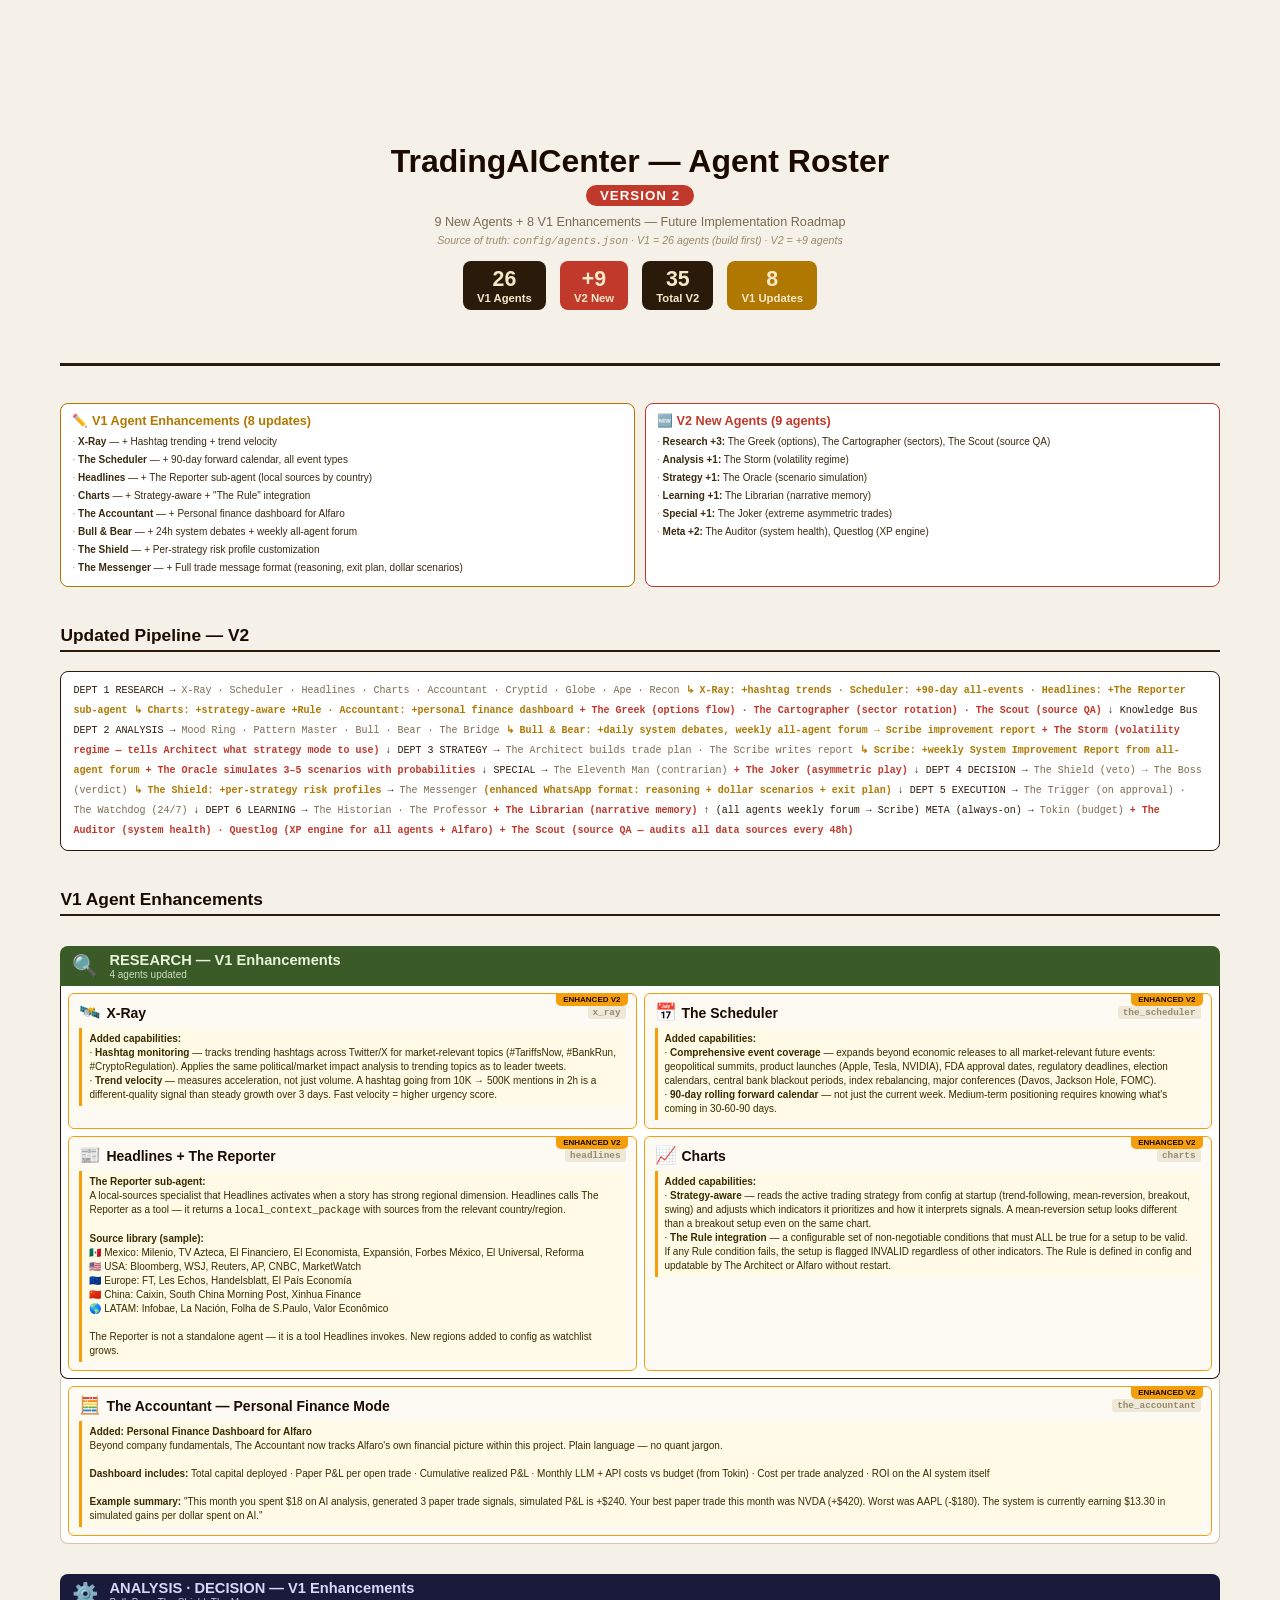
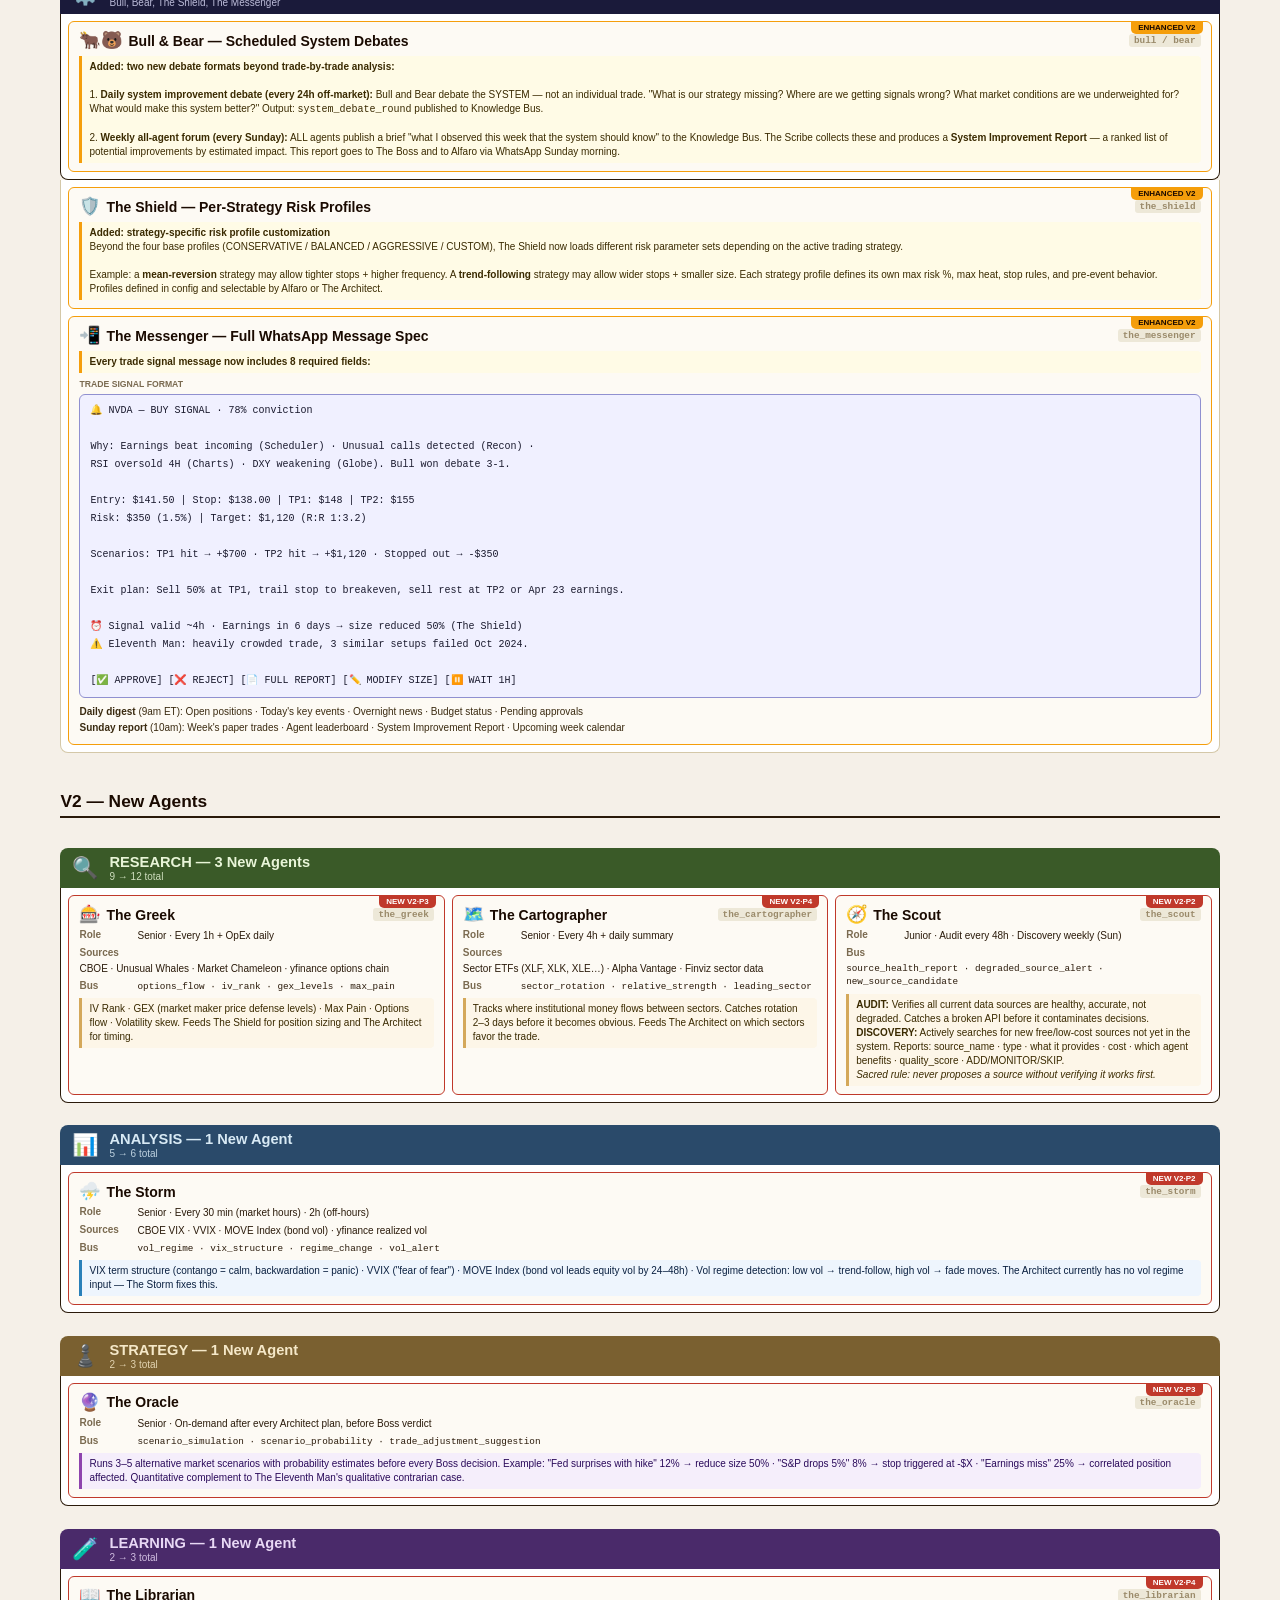
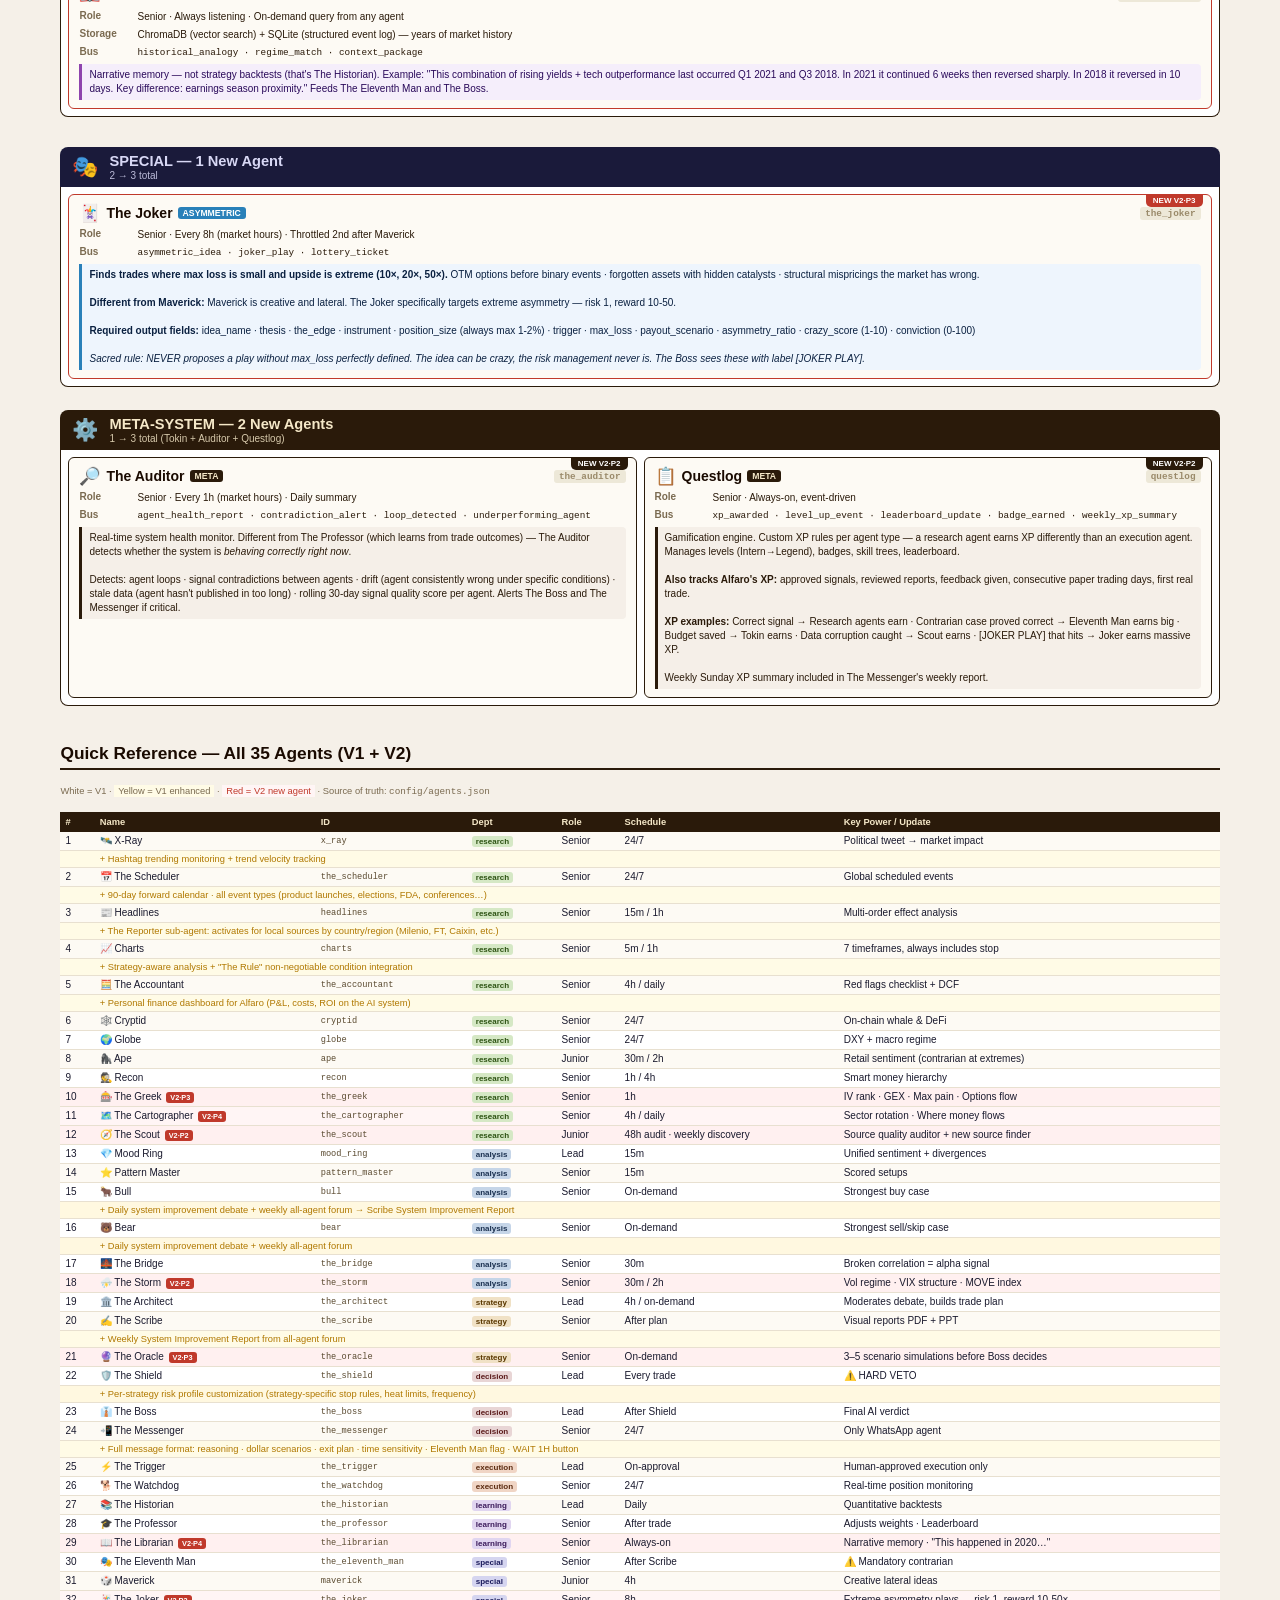
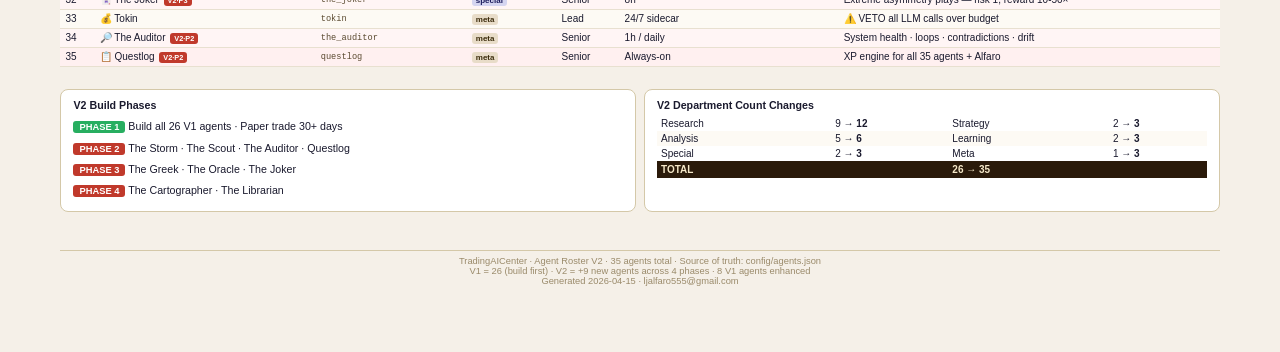
<file: Documentacion/AGENT_ROSTER_V2.html>
<!DOCTYPE html>
<html lang="en">
<head>
<meta charset="UTF-8">
<style>
  * { margin: 0; padding: 0; box-sizing: border-box; }
  body { font-family: 'Inter','Segoe UI',sans-serif; font-size: 9.5pt; color: #1a1a2e; background: #f5f0e8; padding: 18mm 16mm; }

  .cover { text-align: center; padding: 20mm 0 14mm; border-bottom: 3px solid #2a1a0a; margin-bottom: 10mm; }
  .cover-title { font-size: 24pt; font-weight: 900; color: #1a0a00; line-height: 1.1; }
  .cover-v2 { display: inline-block; background: #c0392b; color: white; font-size: 10pt; font-weight: 800; padding: 3px 14px; border-radius: 20px; margin: 6px 0 4px; letter-spacing: 1px; }
  .cover-sub { font-size: 9.5pt; color: #7a6a50; margin-top: 5px; }
  .cover-note { font-size: 8pt; color: #9a8a6a; margin-top: 5px; font-style: italic; }
  .cover-stats { display: flex; justify-content: center; gap: 14px; margin-top: 14px; flex-wrap: wrap; }
  .stat-box { background: #2a1a0a; color: #f5e8c8; border-radius: 8px; padding: 6px 14px; font-size: 8.5pt; font-weight: 700; }
  .stat-box span { font-size: 16pt; display: block; }
  .stat-new { background: #c0392b; }

  .section-title { font-size: 13pt; font-weight: 900; color: #1a0a00; margin: 10mm 0 4mm; padding-bottom: 4px; border-bottom: 2.5px solid #2a1a0a; }
  .section-sub { font-size: 11pt; font-weight: 800; color: #1a0a00; margin: 8mm 0 3mm; padding-bottom: 3px; border-bottom: 1.5px solid #d4c8a8; }

  .dept-header { display: flex; align-items: center; gap: 10px; padding: 6px 12px; border-radius: 8px 8px 0 0; margin-top: 8mm; }
  .dept-header h2 { font-size: 11pt; font-weight: 900; }
  .dept-header .dept-meta { font-size: 7.5pt; opacity: 0.85; margin-top: 1px; }
  .dept-icon { font-size: 16pt; }
  .dept-research  { background: #3a5a28; color: #e8f5d8; }
  .dept-analysis  { background: #2a4a6a; color: #d8eaf5; }
  .dept-strategy  { background: #7a6030; color: #f5e8c8; }
  .dept-learning  { background: #4a2a6a; color: #e8d8f5; }
  .dept-special   { background: #1a1a3a; color: #d8d8f5; }
  .dept-meta-sys  { background: #2a1a0a; color: #f5e8c8; }

  .agents-grid { display: grid; grid-template-columns: 1fr 1fr; gap: 7px; padding: 7px; background: white; border: 1.5px solid #2a1a0a; border-top: none; border-radius: 0 0 8px 8px; }
  .agents-grid.single { grid-template-columns: 1fr; }
  .agents-grid.triple { grid-template-columns: 1fr 1fr 1fr; }

  .agent-card { background: #fdfaf4; border: 1.5px solid #c0392b; border-radius: 6px; padding: 8px 10px; position: relative; }
  .agent-card.mod { border-color: #f59e0b; }
  .new-badge { position: absolute; top: -1px; right: 8px; background: #c0392b; color: white; font-size: 6pt; font-weight: 800; padding: 2px 7px; border-radius: 0 0 5px 5px; }
  .mod-badge { position: absolute; top: -1px; right: 8px; background: #f59e0b; color: #1a0a00; font-size: 6pt; font-weight: 800; padding: 2px 7px; border-radius: 0 0 5px 5px; }
  .agent-name { font-size: 10.5pt; font-weight: 800; color: #1a0a00; display: flex; align-items: center; gap: 5px; flex-wrap: wrap; }
  .agent-emoji { font-size: 13pt; }
  .agent-id { font-family: 'Courier New',monospace; font-size: 7pt; color: #9a8a6a; background: #ede8d8; padding: 1px 5px; border-radius: 3px; margin-left: auto; }
  .badge { font-size: 6.5pt; font-weight: 700; padding: 1px 5px; border-radius: 3px; display: inline-block; }
  .badge-special { background: #2980b9; color: white; }
  .badge-meta { background: #2a1a0a; color: #f5e8c8; }

  .agent-row { display: flex; gap: 4px; margin-top: 4px; font-size: 7.5pt; flex-wrap: wrap; }
  .label { color: #7a6a50; font-weight: 700; min-width: 54px; flex-shrink: 0; }
  .val { color: #2a1a0a; line-height: 1.4; }
  .val.mono { font-family: 'Courier New',monospace; font-size: 7pt; }

  .agent-power { margin-top: 5px; font-size: 7.5pt; padding: 4px 7px; border-radius: 0 4px 4px 0; line-height: 1.4; }
  .ap-red    { background: #fff0ee; border-left: 3px solid #c0392b; color: #3a1010; }
  .ap-amber  { background: #fdf6e8; border-left: 3px solid #d4a85a; color: #3a2a00; }
  .ap-blue   { background: #eef5fd; border-left: 3px solid #2980b9; color: #0a2040; }
  .ap-purple { background: #f5eefb; border-left: 3px solid #8e44ad; color: #2a0a5a; }
  .ap-dark   { background: #f5efe8; border-left: 3px solid #2a1a0a; color: #2a1a0a; }
  .ap-green  { background: #edfaf2; border-left: 3px solid #27ae60; color: #0a3a1a; }
  .ap-yellow { background: #fffbe6; border-left: 3px solid #f59e0b; color: #3a2a00; }

  .divider { border: none; border-top: 1px dashed #d4c8a8; margin: 4px 0; }
  .no-break { page-break-inside: avoid; }
  .page-break { page-break-before: always; }
  @page { size: A4; margin: 15mm 12mm; }

  table.ref { width: 100%; border-collapse: collapse; font-size: 7.5pt; background: white; }
  table.ref th { background: #2a1a0a; color: #f5e8c8; padding: 5px 5px; text-align: left; font-weight: 700; font-size: 7pt; }
  table.ref td { padding: 3px 5px; border-bottom: 1px solid #e8e0d0; vertical-align: middle; }
  table.ref tr:nth-child(even) td { background: #fdfaf4; }
  table.ref tr.new-row td { background: #fff5f5; }
  table.ref tr.mod-row td { background: #fffbe6; }
  table.ref tr.new-row:nth-child(even) td { background: #fff0f0; }
  table.ref tr.mod-row:nth-child(even) td { background: #fff8e0; }

  .dept-tag { font-size: 6pt; padding: 1px 4px; border-radius: 3px; font-weight: 700; white-space: nowrap; display: inline-block; }
  .tag-research  { background: #d5e8c5; color: #2a5010; }
  .tag-analysis  { background: #c5d5e8; color: #1a3050; }
  .tag-strategy  { background: #f0e1c5; color: #5a3800; }
  .tag-decision  { background: #e8d5d5; color: #5a1a1a; }
  .tag-execution { background: #f0d5c5; color: #5a2a10; }
  .tag-learning  { background: #e0d5f0; color: #3a1a5a; }
  .tag-special   { background: #d5d5f0; color: #1a1a5a; }
  .tag-meta      { background: #e8dcc8; color: #3a2a0a; }
  .mono-sm { font-family: 'Courier New',monospace; font-size: 6.5pt; color: #5a4a30; }
  .new-tag { background: #c0392b; color: white; font-size: 5.5pt; font-weight: 800; padding: 1px 4px; border-radius: 3px; display: inline-block; margin-left: 2px; }
  .mod-tag { background: #f59e0b; color: #1a0a00; font-size: 5.5pt; font-weight: 800; padding: 1px 4px; border-radius: 3px; display: inline-block; margin-left: 2px; }

  .two-col { display: grid; grid-template-columns: 1fr 1fr; gap: 10px; margin: 5mm 0; }
  .info-card { background: white; border: 1.5px solid #d4c8a8; border-radius: 8px; padding: 9px 11px; }
  .info-card h3 { font-size: 9.5pt; font-weight: 800; margin-bottom: 5px; }
  .info-card ul { list-style: none; font-size: 7.5pt; line-height: 1.8; color: #3a2a10; }
  .info-card ul li::before { content: "· "; color: #9a8a6a; }

  .pipeline-box { background: white; border: 1.5px solid #2a1a0a; border-radius: 8px; padding: 9px 12px; font-size: 7.5pt; font-family: 'Courier New',monospace; line-height: 2; color: #2a1a0a; margin: 5mm 0; }
  .p-new { color: #c0392b; font-weight: 700; }
  .p-mod { color: #b07800; font-weight: 700; }
  .p-exist { color: #7a6a50; }

  .footer-note { text-align: center; font-size: 7pt; color: #9a8a6a; margin-top: 10mm; padding-top: 5px; border-top: 1px solid #d4c8a8; }

  .msg-box { background: #f0f0ff; border: 1px solid #9090d0; border-radius: 6px; padding: 7px 10px; font-size: 7.5pt; font-family: 'Courier New',monospace; line-height: 1.8; margin-top: 5px; }
  .msg-label { font-size: 6.5pt; font-weight: 700; color: #7a6a50; margin-bottom: 3px; font-family: sans-serif; }
</style>
</head>
<body>

<!-- COVER -->
<div class="cover">
  <div class="cover-title">TradingAICenter — Agent Roster</div>
  <div><span class="cover-v2">VERSION 2</span></div>
  <div class="cover-sub">9 New Agents + 8 V1 Enhancements — Future Implementation Roadmap</div>
  <div class="cover-note">Source of truth: <code>config/agents.json</code> · V1 = 26 agents (build first) · V2 = +9 agents</div>
  <div class="cover-stats">
    <div class="stat-box"><span>26</span>V1 Agents</div>
    <div class="stat-box stat-new"><span>+9</span>V2 New</div>
    <div class="stat-box"><span>35</span>Total V2</div>
    <div class="stat-box" style="background:#b07800"><span>8</span>V1 Updates</div>
  </div>
</div>

<!-- OVERVIEW -->
<div class="two-col">
  <div class="info-card" style="border-color:#b07800">
    <h3 style="color:#b07800">✏️ V1 Agent Enhancements (8 updates)</h3>
    <ul>
      <li><strong>X-Ray</strong> — + Hashtag trending + trend velocity</li>
      <li><strong>The Scheduler</strong> — + 90-day forward calendar, all event types</li>
      <li><strong>Headlines</strong> — + The Reporter sub-agent (local sources by country)</li>
      <li><strong>Charts</strong> — + Strategy-aware + "The Rule" integration</li>
      <li><strong>The Accountant</strong> — + Personal finance dashboard for Alfaro</li>
      <li><strong>Bull &amp; Bear</strong> — + 24h system debates + weekly all-agent forum</li>
      <li><strong>The Shield</strong> — + Per-strategy risk profile customization</li>
      <li><strong>The Messenger</strong> — + Full trade message format (reasoning, exit plan, dollar scenarios)</li>
    </ul>
  </div>
  <div class="info-card" style="border-color:#c0392b">
    <h3 style="color:#c0392b">🆕 V2 New Agents (9 agents)</h3>
    <ul>
      <li><strong>Research +3:</strong> The Greek (options), The Cartographer (sectors), The Scout (source QA)</li>
      <li><strong>Analysis +1:</strong> The Storm (volatility regime)</li>
      <li><strong>Strategy +1:</strong> The Oracle (scenario simulation)</li>
      <li><strong>Learning +1:</strong> The Librarian (narrative memory)</li>
      <li><strong>Special +1:</strong> The Joker (extreme asymmetric trades)</li>
      <li><strong>Meta +2:</strong> The Auditor (system health), Questlog (XP engine)</li>
    </ul>
  </div>
</div>

<!-- PIPELINE -->
<div class="section-title">Updated Pipeline — V2</div>
<div class="pipeline-box">
DEPT 1 RESEARCH  →  <span class="p-exist">X-Ray · Scheduler · Headlines · Charts · Accountant · Cryptid · Globe · Ape · Recon</span>
<span class="p-mod">                  ↳ X-Ray: +hashtag trends  · Scheduler: +90-day all-events  · Headlines: +The Reporter sub-agent</span>
<span class="p-mod">                  ↳ Charts: +strategy-aware +Rule  · Accountant: +personal finance dashboard</span>
<span class="p-new">                  +  The Greek (options flow)  ·  The Cartographer (sector rotation)  ·  The Scout (source QA)</span>
                          ↓ Knowledge Bus
DEPT 2 ANALYSIS  →  <span class="p-exist">Mood Ring · Pattern Master · Bull · Bear · The Bridge</span>
<span class="p-mod">                  ↳ Bull &amp; Bear: +daily system debates, weekly all-agent forum → Scribe improvement report</span>
<span class="p-new">                  +  The Storm (volatility regime — tells Architect what strategy mode to use)</span>
                          ↓
DEPT 3 STRATEGY  →  <span class="p-exist">The Architect builds trade plan  ·  The Scribe writes report</span>
<span class="p-mod">                  ↳ Scribe: +weekly System Improvement Report from all-agent forum</span>
<span class="p-new">                  +  The Oracle simulates 3–5 scenarios with probabilities</span>
                          ↓
SPECIAL          →  <span class="p-exist">The Eleventh Man (contrarian)</span>  <span class="p-new">+  The Joker (asymmetric play)</span>
                          ↓
DEPT 4 DECISION  →  <span class="p-exist">The Shield (veto)  →  The Boss (verdict)</span>
<span class="p-mod">                  ↳ The Shield: +per-strategy risk profiles</span>
                 →  <span class="p-exist">The Messenger</span> <span class="p-mod">(enhanced WhatsApp format: reasoning + dollar scenarios + exit plan)</span>
                          ↓
DEPT 5 EXECUTION →  <span class="p-exist">The Trigger (on approval)  ·  The Watchdog (24/7)</span>
                          ↓
DEPT 6 LEARNING  →  <span class="p-exist">The Historian · The Professor</span>  <span class="p-new">+  The Librarian (narrative memory)</span>
                          ↑ (all agents weekly forum → Scribe)
META (always-on) →  <span class="p-exist">Tokin (budget)</span>
<span class="p-new">                  +  The Auditor (system health)  ·  Questlog (XP engine for all agents + Alfaro)</span>
<span class="p-new">                  +  The Scout (source QA — audits all data sources every 48h)</span>
</div>


<!-- ═══ V1 ENHANCEMENTS ═══ -->
<div class="page-break"></div>
<div class="section-title">V1 Agent Enhancements</div>

<!-- X-Ray & Scheduler -->
<div class="dept-header dept-research">
  <span class="dept-icon">🔍</span>
  <div><h2>RESEARCH — V1 Enhancements</h2><div class="dept-meta">4 agents updated</div></div>
</div>
<div class="agents-grid">

  <div class="agent-card mod no-break">
    <div class="mod-badge">ENHANCED V2</div>
    <div class="agent-name"><span class="agent-emoji">🛰️</span> X-Ray <span class="agent-id">x_ray</span></div>
    <div class="agent-power ap-yellow">
      <strong>Added capabilities:</strong><br>
      · <strong>Hashtag monitoring</strong> — tracks trending hashtags across Twitter/X for market-relevant topics (#TariffsNow, #BankRun, #CryptoRegulation). Applies the same political/market impact analysis to trending topics as to leader tweets.<br>
      · <strong>Trend velocity</strong> — measures acceleration, not just volume. A hashtag going from 10K → 500K mentions in 2h is a different-quality signal than steady growth over 3 days. Fast velocity = higher urgency score.
    </div>
  </div>

  <div class="agent-card mod no-break">
    <div class="mod-badge">ENHANCED V2</div>
    <div class="agent-name"><span class="agent-emoji">📅</span> The Scheduler <span class="agent-id">the_scheduler</span></div>
    <div class="agent-power ap-yellow">
      <strong>Added capabilities:</strong><br>
      · <strong>Comprehensive event coverage</strong> — expands beyond economic releases to all market-relevant future events: geopolitical summits, product launches (Apple, Tesla, NVIDIA), FDA approval dates, regulatory deadlines, election calendars, central bank blackout periods, index rebalancing, major conferences (Davos, Jackson Hole, FOMC).<br>
      · <strong>90-day rolling forward calendar</strong> — not just the current week. Medium-term positioning requires knowing what's coming in 30-60-90 days.
    </div>
  </div>

  <div class="agent-card mod no-break">
    <div class="mod-badge">ENHANCED V2</div>
    <div class="agent-name"><span class="agent-emoji">📰</span> Headlines + The Reporter <span class="agent-id">headlines</span></div>
    <div class="agent-power ap-yellow">
      <strong>The Reporter sub-agent:</strong><br>
      A local-sources specialist that Headlines activates when a story has strong regional dimension. Headlines calls The Reporter as a tool — it returns a <code>local_context_package</code> with sources from the relevant country/region.<br><br>
      <strong>Source library (sample):</strong><br>
      🇲🇽 Mexico: Milenio, TV Azteca, El Financiero, El Economista, Expansión, Forbes México, El Universal, Reforma<br>
      🇺🇸 USA: Bloomberg, WSJ, Reuters, AP, CNBC, MarketWatch<br>
      🇪🇺 Europe: FT, Les Echos, Handelsblatt, El País Economía<br>
      🇨🇳 China: Caixin, South China Morning Post, Xinhua Finance<br>
      🌎 LATAM: Infobae, La Nación, Folha de S.Paulo, Valor Econômico<br><br>
      The Reporter is not a standalone agent — it is a tool Headlines invokes. New regions added to config as watchlist grows.
    </div>
  </div>

  <div class="agent-card mod no-break">
    <div class="mod-badge">ENHANCED V2</div>
    <div class="agent-name"><span class="agent-emoji">📈</span> Charts <span class="agent-id">charts</span></div>
    <div class="agent-power ap-yellow">
      <strong>Added capabilities:</strong><br>
      · <strong>Strategy-aware</strong> — reads the active trading strategy from config at startup (trend-following, mean-reversion, breakout, swing) and adjusts which indicators it prioritizes and how it interprets signals. A mean-reversion setup looks different than a breakout setup even on the same chart.<br>
      · <strong>The Rule integration</strong> — a configurable set of non-negotiable conditions that must ALL be true for a setup to be valid. If any Rule condition fails, the setup is flagged INVALID regardless of other indicators. The Rule is defined in config and updatable by The Architect or Alfaro without restart.
    </div>
  </div>

</div>

<!-- Accountant -->
<div style="background:white;border:1.5px solid #d4c8a8;border-top:none;padding:7px;border-radius:0 0 8px 8px;margin-bottom:8mm">
  <div class="agent-card mod no-break" style="margin-top:0">
    <div class="mod-badge">ENHANCED V2</div>
    <div class="agent-name"><span class="agent-emoji">🧮</span> The Accountant — Personal Finance Mode <span class="agent-id">the_accountant</span></div>
    <div class="agent-power ap-yellow">
      <strong>Added: Personal Finance Dashboard for Alfaro</strong><br>
      Beyond company fundamentals, The Accountant now tracks Alfaro's own financial picture within this project. Plain language — no quant jargon.<br><br>
      <strong>Dashboard includes:</strong> Total capital deployed · Paper P&amp;L per open trade · Cumulative realized P&amp;L · Monthly LLM + API costs vs budget (from Tokin) · Cost per trade analyzed · ROI on the AI system itself<br><br>
      <strong>Example summary:</strong> "This month you spent $18 on AI analysis, generated 3 paper trade signals, simulated P&amp;L is +$240. Your best paper trade this month was NVDA (+$420). Worst was AAPL (-$180). The system is currently earning $13.30 in simulated gains per dollar spent on AI."
    </div>
  </div>
</div>

<!-- Bull Bear Shield -->
<div class="dept-header dept-special" style="margin-top:2mm">
  <span class="dept-icon">⚙️</span>
  <div><h2>ANALYSIS · DECISION — V1 Enhancements</h2><div class="dept-meta">Bull, Bear, The Shield, The Messenger</div></div>
</div>
<div class="agents-grid single">

  <div class="agent-card mod no-break">
    <div class="mod-badge">ENHANCED V2</div>
    <div class="agent-name"><span class="agent-emoji">🐂🐻</span> Bull &amp; Bear — Scheduled System Debates <span class="agent-id">bull / bear</span></div>
    <div class="agent-power ap-yellow">
      <strong>Added: two new debate formats beyond trade-by-trade analysis:</strong><br><br>
      1. <strong>Daily system improvement debate (every 24h off-market):</strong> Bull and Bear debate the SYSTEM — not an individual trade. "What is our strategy missing? Where are we getting signals wrong? What market conditions are we underweighted for? What would make this system better?" Output: <code>system_debate_round</code> published to Knowledge Bus.<br><br>
      2. <strong>Weekly all-agent forum (every Sunday):</strong> ALL agents publish a brief "what I observed this week that the system should know" to the Knowledge Bus. The Scribe collects these and produces a <strong>System Improvement Report</strong> — a ranked list of potential improvements by estimated impact. This report goes to The Boss and to Alfaro via WhatsApp Sunday morning.
    </div>
  </div>

</div>
<div style="background:white;border:1.5px solid #d4c8a8;border-top:none;padding:7px;border-radius:0 0 8px 8px;margin-bottom:8mm">

  <div class="agent-card mod no-break">
    <div class="mod-badge">ENHANCED V2</div>
    <div class="agent-name"><span class="agent-emoji">🛡️</span> The Shield — Per-Strategy Risk Profiles <span class="agent-id">the_shield</span></div>
    <div class="agent-power ap-yellow">
      <strong>Added: strategy-specific risk profile customization</strong><br>
      Beyond the four base profiles (CONSERVATIVE / BALANCED / AGGRESSIVE / CUSTOM), The Shield now loads different risk parameter sets depending on the active trading strategy.<br><br>
      Example: a <strong>mean-reversion</strong> strategy may allow tighter stops + higher frequency. A <strong>trend-following</strong> strategy may allow wider stops + smaller size. Each strategy profile defines its own max risk %, max heat, stop rules, and pre-event behavior. Profiles defined in config and selectable by Alfaro or The Architect.
    </div>
  </div>

  <!-- Messenger -->
  <div class="agent-card mod no-break" style="margin-top:7px">
    <div class="mod-badge">ENHANCED V2</div>
    <div class="agent-name"><span class="agent-emoji">📲</span> The Messenger — Full WhatsApp Message Spec <span class="agent-id">the_messenger</span></div>
    <div class="agent-power ap-yellow" style="margin-bottom:6px"><strong>Every trade signal message now includes 8 required fields:</strong></div>
    <div class="msg-label">TRADE SIGNAL FORMAT</div>
    <div class="msg-box">
🔔 NVDA — BUY SIGNAL · 78% conviction<br>
<br>
Why: Earnings beat incoming (Scheduler) · Unusual calls detected (Recon) ·<br>
RSI oversold 4H (Charts) · DXY weakening (Globe). Bull won debate 3-1.<br>
<br>
Entry: $141.50 | Stop: $138.00 | TP1: $148 | TP2: $155<br>
Risk: $350 (1.5%) | Target: $1,120 (R:R 1:3.2)<br>
<br>
Scenarios: TP1 hit → +$700 · TP2 hit → +$1,120 · Stopped out → -$350<br>
<br>
Exit plan: Sell 50% at TP1, trail stop to breakeven, sell rest at TP2 or Apr 23 earnings.<br>
<br>
⏰ Signal valid ~4h · Earnings in 6 days → size reduced 50% (The Shield)<br>
⚠️ Eleventh Man: heavily crowded trade, 3 similar setups failed Oct 2024.<br>
<br>
[✅ APPROVE] [❌ REJECT] [📄 FULL REPORT] [✏️ MODIFY SIZE] [⏸️ WAIT 1H]
    </div>
    <div style="margin-top:6px;font-size:7.5pt;color:#3a2a10;line-height:1.6">
      <strong>Daily digest</strong> (9am ET): Open positions · Today's key events · Overnight news · Budget status · Pending approvals<br>
      <strong>Sunday report</strong> (10am): Week's paper trades · Agent leaderboard · System Improvement Report · Upcoming week calendar
    </div>
  </div>

</div>


<!-- ═══ V2 NEW AGENTS ═══ -->
<div class="page-break"></div>
<div class="section-title">V2 — New Agents</div>

<!-- Research -->
<div class="dept-header dept-research">
  <span class="dept-icon">🔍</span>
  <div><h2>RESEARCH — 3 New Agents</h2><div class="dept-meta">9 → 12 total</div></div>
</div>
<div class="agents-grid triple">

  <div class="agent-card no-break">
    <div class="new-badge">NEW V2·P3</div>
    <div class="agent-name"><span class="agent-emoji">🎰</span> The Greek <span class="agent-id">the_greek</span></div>
    <div class="agent-row"><span class="label">Role</span><span class="val">Senior · Every 1h + OpEx daily</span></div>
    <div class="agent-row"><span class="label">Sources</span><span class="val">CBOE · Unusual Whales · Market Chameleon · yfinance options chain</span></div>
    <div class="agent-row"><span class="label">Bus</span><span class="val mono">options_flow · iv_rank · gex_levels · max_pain</span></div>
    <div class="agent-power ap-amber">IV Rank · GEX (market maker price defense levels) · Max Pain · Options flow · Volatility skew. Feeds The Shield for position sizing and The Architect for timing.</div>
  </div>

  <div class="agent-card no-break">
    <div class="new-badge">NEW V2·P4</div>
    <div class="agent-name"><span class="agent-emoji">🗺️</span> The Cartographer <span class="agent-id">the_cartographer</span></div>
    <div class="agent-row"><span class="label">Role</span><span class="val">Senior · Every 4h + daily summary</span></div>
    <div class="agent-row"><span class="label">Sources</span><span class="val">Sector ETFs (XLF, XLK, XLE…) · Alpha Vantage · Finviz sector data</span></div>
    <div class="agent-row"><span class="label">Bus</span><span class="val mono">sector_rotation · relative_strength · leading_sector</span></div>
    <div class="agent-power ap-amber">Tracks where institutional money flows between sectors. Catches rotation 2–3 days before it becomes obvious. Feeds The Architect on which sectors favor the trade.</div>
  </div>

  <div class="agent-card no-break">
    <div class="new-badge">NEW V2·P2</div>
    <div class="agent-name"><span class="agent-emoji">🧭</span> The Scout <span class="agent-id">the_scout</span></div>
    <div class="agent-row"><span class="label">Role</span><span class="val">Junior · Audit every 48h · Discovery weekly (Sun)</span></div>
    <div class="agent-row"><span class="label">Bus</span><span class="val mono">source_health_report · degraded_source_alert · new_source_candidate</span></div>
    <div class="agent-power ap-amber">
      <strong>AUDIT:</strong> Verifies all current data sources are healthy, accurate, not degraded. Catches a broken API before it contaminates decisions.<br>
      <strong>DISCOVERY:</strong> Actively searches for new free/low-cost sources not yet in the system. Reports: source_name · type · what it provides · cost · which agent benefits · quality_score · ADD/MONITOR/SKIP.<br>
      <em>Sacred rule: never proposes a source without verifying it works first.</em>
    </div>
  </div>

</div>

<!-- Analysis -->
<div class="dept-header dept-analysis" style="margin-top:6mm">
  <span class="dept-icon">📊</span>
  <div><h2>ANALYSIS — 1 New Agent</h2><div class="dept-meta">5 → 6 total</div></div>
</div>
<div class="agents-grid single">
  <div class="agent-card no-break">
    <div class="new-badge">NEW V2·P2</div>
    <div class="agent-name"><span class="agent-emoji">⛈️</span> The Storm <span class="agent-id">the_storm</span></div>
    <div class="agent-row"><span class="label">Role</span><span class="val">Senior · Every 30 min (market hours) · 2h (off-hours)</span></div>
    <div class="agent-row"><span class="label">Sources</span><span class="val">CBOE VIX · VVIX · MOVE Index (bond vol) · yfinance realized vol</span></div>
    <div class="agent-row"><span class="label">Bus</span><span class="val mono">vol_regime · vix_structure · regime_change · vol_alert</span></div>
    <div class="agent-power ap-blue">VIX term structure (contango = calm, backwardation = panic) · VVIX ("fear of fear") · MOVE Index (bond vol leads equity vol by 24–48h) · Vol regime detection: low vol → trend-follow, high vol → fade moves. The Architect currently has no vol regime input — The Storm fixes this.</div>
  </div>
</div>

<!-- Strategy -->
<div class="dept-header dept-strategy" style="margin-top:6mm">
  <span class="dept-icon">♟️</span>
  <div><h2>STRATEGY — 1 New Agent</h2><div class="dept-meta">2 → 3 total</div></div>
</div>
<div class="agents-grid single">
  <div class="agent-card no-break">
    <div class="new-badge">NEW V2·P3</div>
    <div class="agent-name"><span class="agent-emoji">🔮</span> The Oracle <span class="agent-id">the_oracle</span></div>
    <div class="agent-row"><span class="label">Role</span><span class="val">Senior · On-demand after every Architect plan, before Boss verdict</span></div>
    <div class="agent-row"><span class="label">Bus</span><span class="val mono">scenario_simulation · scenario_probability · trade_adjustment_suggestion</span></div>
    <div class="agent-power ap-purple">Runs 3–5 alternative market scenarios with probability estimates before every Boss decision. Example: "Fed surprises with hike" 12% → reduce size 50% · "S&P drops 5%" 8% → stop triggered at -$X · "Earnings miss" 25% → correlated position affected. Quantitative complement to The Eleventh Man's qualitative contrarian case.</div>
  </div>
</div>

<!-- Learning -->
<div class="dept-header dept-learning" style="margin-top:6mm">
  <span class="dept-icon">🧪</span>
  <div><h2>LEARNING — 1 New Agent</h2><div class="dept-meta">2 → 3 total</div></div>
</div>
<div class="agents-grid single">
  <div class="agent-card no-break">
    <div class="new-badge">NEW V2·P4</div>
    <div class="agent-name"><span class="agent-emoji">📖</span> The Librarian <span class="agent-id">the_librarian</span></div>
    <div class="agent-row"><span class="label">Role</span><span class="val">Senior · Always listening · On-demand query from any agent</span></div>
    <div class="agent-row"><span class="label">Storage</span><span class="val">ChromaDB (vector search) + SQLite (structured event log) — years of market history</span></div>
    <div class="agent-row"><span class="label">Bus</span><span class="val mono">historical_analogy · regime_match · context_package</span></div>
    <div class="agent-power ap-purple">Narrative memory — not strategy backtests (that's The Historian). Example: "This combination of rising yields + tech outperformance last occurred Q1 2021 and Q3 2018. In 2021 it continued 6 weeks then reversed sharply. In 2018 it reversed in 10 days. Key difference: earnings season proximity." Feeds The Eleventh Man and The Boss.</div>
  </div>
</div>

<!-- Special + Meta -->
<div class="page-break"></div>

<div class="dept-header dept-special">
  <span class="dept-icon">🎭</span>
  <div><h2>SPECIAL — 1 New Agent</h2><div class="dept-meta">2 → 3 total</div></div>
</div>
<div class="agents-grid single">
  <div class="agent-card no-break">
    <div class="new-badge">NEW V2·P3</div>
    <div class="agent-name"><span class="agent-emoji">🃏</span> The Joker <span class="badge badge-special">ASYMMETRIC</span><span class="agent-id">the_joker</span></div>
    <div class="agent-row"><span class="label">Role</span><span class="val">Senior · Every 8h (market hours) · Throttled 2nd after Maverick</span></div>
    <div class="agent-row"><span class="label">Bus</span><span class="val mono">asymmetric_idea · joker_play · lottery_ticket</span></div>
    <div class="agent-power ap-blue">
      <strong>Finds trades where max loss is small and upside is extreme (10×, 20×, 50×).</strong> OTM options before binary events · forgotten assets with hidden catalysts · structural mispricings the market has wrong.<br><br>
      <strong>Different from Maverick:</strong> Maverick is creative and lateral. The Joker specifically targets extreme asymmetry — risk 1, reward 10-50.<br><br>
      <strong>Required output fields:</strong> idea_name · thesis · the_edge · instrument · position_size (always max 1-2%) · trigger · max_loss · payout_scenario · asymmetry_ratio · crazy_score (1-10) · conviction (0-100)<br><br>
      <em>Sacred rule: NEVER proposes a play without max_loss perfectly defined. The idea can be crazy, the risk management never is. The Boss sees these with label [JOKER PLAY].</em>
    </div>
  </div>
</div>

<div class="dept-header dept-meta-sys" style="margin-top:6mm">
  <span class="dept-icon">⚙️</span>
  <div><h2>META-SYSTEM — 2 New Agents</h2><div class="dept-meta">1 → 3 total (Tokin + Auditor + Questlog)</div></div>
</div>
<div class="agents-grid">

  <div class="agent-card no-break" style="border-color:#2a1a0a">
    <div class="new-badge" style="background:#2a1a0a">NEW V2·P2</div>
    <div class="agent-name"><span class="agent-emoji">🔎</span> The Auditor <span class="badge badge-meta">META</span><span class="agent-id">the_auditor</span></div>
    <div class="agent-row"><span class="label">Role</span><span class="val">Senior · Every 1h (market hours) · Daily summary</span></div>
    <div class="agent-row"><span class="label">Bus</span><span class="val mono">agent_health_report · contradiction_alert · loop_detected · underperforming_agent</span></div>
    <div class="agent-power ap-dark">
      Real-time system health monitor. Different from The Professor (which learns from trade outcomes) — The Auditor detects whether the system is <em>behaving correctly right now</em>.<br><br>
      Detects: agent loops · signal contradictions between agents · drift (agent consistently wrong under specific conditions) · stale data (agent hasn't published in too long) · rolling 30-day signal quality score per agent. Alerts The Boss and The Messenger if critical.
    </div>
  </div>

  <div class="agent-card no-break" style="border-color:#2a1a0a">
    <div class="new-badge" style="background:#2a1a0a">NEW V2·P2</div>
    <div class="agent-name"><span class="agent-emoji">📋</span> Questlog <span class="badge badge-meta">META</span><span class="agent-id">questlog</span></div>
    <div class="agent-row"><span class="label">Role</span><span class="val">Senior · Always-on, event-driven</span></div>
    <div class="agent-row"><span class="label">Bus</span><span class="val mono">xp_awarded · level_up_event · leaderboard_update · badge_earned · weekly_xp_summary</span></div>
    <div class="agent-power ap-dark">
      Gamification engine. Custom XP rules per agent type — a research agent earns XP differently than an execution agent. Manages levels (Intern→Legend), badges, skill trees, leaderboard.<br><br>
      <strong>Also tracks Alfaro's XP:</strong> approved signals, reviewed reports, feedback given, consecutive paper trading days, first real trade.<br><br>
      <strong>XP examples:</strong> Correct signal → Research agents earn · Contrarian case proved correct → Eleventh Man earns big · Budget saved → Tokin earns · Data corruption caught → Scout earns · [JOKER PLAY] that hits → Joker earns massive XP.<br><br>
      Weekly Sunday XP summary included in The Messenger's weekly report.
    </div>
  </div>

</div>


<!-- FULL QUICK REFERENCE TABLE -->
<div class="page-break"></div>
<div class="section-title">Quick Reference — All 35 Agents (V1 + V2)</div>
<div style="font-size:7pt;color:#7a6a50;margin-bottom:4mm">White = V1 · <span style="background:#fffbe6;padding:1px 4px">Yellow = V1 enhanced</span> · <span style="background:#fff5f5;padding:1px 4px;color:#c0392b">Red = V2 new agent</span> · Source of truth: <code>config/agents.json</code></div>

<table class="ref">
  <tr><th>#</th><th>Name</th><th>ID</th><th>Dept</th><th>Role</th><th>Schedule</th><th>Key Power / Update</th></tr>
  <tr><td>1</td><td>🛰️ X-Ray</td><td class="mono-sm">x_ray</td><td><span class="dept-tag tag-research">research</span></td><td>Senior</td><td>24/7</td><td>Political tweet → market impact</td></tr>
  <tr class="mod-row"><td></td><td colspan="6" style="color:#b07800;font-size:7pt">+ Hashtag trending monitoring + trend velocity tracking</td></tr>
  <tr><td>2</td><td>📅 The Scheduler</td><td class="mono-sm">the_scheduler</td><td><span class="dept-tag tag-research">research</span></td><td>Senior</td><td>24/7</td><td>Global scheduled events</td></tr>
  <tr class="mod-row"><td></td><td colspan="6" style="color:#b07800;font-size:7pt">+ 90-day forward calendar · all event types (product launches, elections, FDA, conferences…)</td></tr>
  <tr><td>3</td><td>📰 Headlines</td><td class="mono-sm">headlines</td><td><span class="dept-tag tag-research">research</span></td><td>Senior</td><td>15m / 1h</td><td>Multi-order effect analysis</td></tr>
  <tr class="mod-row"><td></td><td colspan="6" style="color:#b07800;font-size:7pt">+ The Reporter sub-agent: activates for local sources by country/region (Milenio, FT, Caixin, etc.)</td></tr>
  <tr><td>4</td><td>📈 Charts</td><td class="mono-sm">charts</td><td><span class="dept-tag tag-research">research</span></td><td>Senior</td><td>5m / 1h</td><td>7 timeframes, always includes stop</td></tr>
  <tr class="mod-row"><td></td><td colspan="6" style="color:#b07800;font-size:7pt">+ Strategy-aware analysis + "The Rule" non-negotiable condition integration</td></tr>
  <tr><td>5</td><td>🧮 The Accountant</td><td class="mono-sm">the_accountant</td><td><span class="dept-tag tag-research">research</span></td><td>Senior</td><td>4h / daily</td><td>Red flags checklist + DCF</td></tr>
  <tr class="mod-row"><td></td><td colspan="6" style="color:#b07800;font-size:7pt">+ Personal finance dashboard for Alfaro (P&L, costs, ROI on the AI system)</td></tr>
  <tr><td>6</td><td>🕸️ Cryptid</td><td class="mono-sm">cryptid</td><td><span class="dept-tag tag-research">research</span></td><td>Senior</td><td>24/7</td><td>On-chain whale &amp; DeFi</td></tr>
  <tr><td>7</td><td>🌍 Globe</td><td class="mono-sm">globe</td><td><span class="dept-tag tag-research">research</span></td><td>Senior</td><td>24/7</td><td>DXY + macro regime</td></tr>
  <tr><td>8</td><td>🦍 Ape</td><td class="mono-sm">ape</td><td><span class="dept-tag tag-research">research</span></td><td>Junior</td><td>30m / 2h</td><td>Retail sentiment (contrarian at extremes)</td></tr>
  <tr><td>9</td><td>🕵️ Recon</td><td class="mono-sm">recon</td><td><span class="dept-tag tag-research">research</span></td><td>Senior</td><td>1h / 4h</td><td>Smart money hierarchy</td></tr>
  <tr class="new-row"><td>10</td><td>🎰 The Greek <span class="new-tag">V2·P3</span></td><td class="mono-sm">the_greek</td><td><span class="dept-tag tag-research">research</span></td><td>Senior</td><td>1h</td><td>IV rank · GEX · Max pain · Options flow</td></tr>
  <tr class="new-row"><td>11</td><td>🗺️ The Cartographer <span class="new-tag">V2·P4</span></td><td class="mono-sm">the_cartographer</td><td><span class="dept-tag tag-research">research</span></td><td>Senior</td><td>4h / daily</td><td>Sector rotation · Where money flows</td></tr>
  <tr class="new-row"><td>12</td><td>🧭 The Scout <span class="new-tag">V2·P2</span></td><td class="mono-sm">the_scout</td><td><span class="dept-tag tag-research">research</span></td><td>Junior</td><td>48h audit · weekly discovery</td><td>Source quality auditor + new source finder</td></tr>
  <tr><td>13</td><td>💎 Mood Ring</td><td class="mono-sm">mood_ring</td><td><span class="dept-tag tag-analysis">analysis</span></td><td>Lead</td><td>15m</td><td>Unified sentiment + divergences</td></tr>
  <tr><td>14</td><td>⭐ Pattern Master</td><td class="mono-sm">pattern_master</td><td><span class="dept-tag tag-analysis">analysis</span></td><td>Senior</td><td>15m</td><td>Scored setups</td></tr>
  <tr><td>15</td><td>🐂 Bull</td><td class="mono-sm">bull</td><td><span class="dept-tag tag-analysis">analysis</span></td><td>Senior</td><td>On-demand</td><td>Strongest buy case</td></tr>
  <tr class="mod-row"><td></td><td colspan="6" style="color:#b07800;font-size:7pt">+ Daily system improvement debate + weekly all-agent forum → Scribe System Improvement Report</td></tr>
  <tr><td>16</td><td>🐻 Bear</td><td class="mono-sm">bear</td><td><span class="dept-tag tag-analysis">analysis</span></td><td>Senior</td><td>On-demand</td><td>Strongest sell/skip case</td></tr>
  <tr class="mod-row"><td></td><td colspan="6" style="color:#b07800;font-size:7pt">+ Daily system improvement debate + weekly all-agent forum</td></tr>
  <tr><td>17</td><td>🌉 The Bridge</td><td class="mono-sm">the_bridge</td><td><span class="dept-tag tag-analysis">analysis</span></td><td>Senior</td><td>30m</td><td>Broken correlation = alpha signal</td></tr>
  <tr class="new-row"><td>18</td><td>⛈️ The Storm <span class="new-tag">V2·P2</span></td><td class="mono-sm">the_storm</td><td><span class="dept-tag tag-analysis">analysis</span></td><td>Senior</td><td>30m / 2h</td><td>Vol regime · VIX structure · MOVE index</td></tr>
  <tr><td>19</td><td>🏛️ The Architect</td><td class="mono-sm">the_architect</td><td><span class="dept-tag tag-strategy">strategy</span></td><td>Lead</td><td>4h / on-demand</td><td>Moderates debate, builds trade plan</td></tr>
  <tr><td>20</td><td>✍️ The Scribe</td><td class="mono-sm">the_scribe</td><td><span class="dept-tag tag-strategy">strategy</span></td><td>Senior</td><td>After plan</td><td>Visual reports PDF + PPT</td></tr>
  <tr class="mod-row"><td></td><td colspan="6" style="color:#b07800;font-size:7pt">+ Weekly System Improvement Report from all-agent forum</td></tr>
  <tr class="new-row"><td>21</td><td>🔮 The Oracle <span class="new-tag">V2·P3</span></td><td class="mono-sm">the_oracle</td><td><span class="dept-tag tag-strategy">strategy</span></td><td>Senior</td><td>On-demand</td><td>3–5 scenario simulations before Boss decides</td></tr>
  <tr><td>22</td><td>🛡️ The Shield</td><td class="mono-sm">the_shield</td><td><span class="dept-tag tag-decision">decision</span></td><td>Lead</td><td>Every trade</td><td>⚠️ HARD VETO</td></tr>
  <tr class="mod-row"><td></td><td colspan="6" style="color:#b07800;font-size:7pt">+ Per-strategy risk profile customization (strategy-specific stop rules, heat limits, frequency)</td></tr>
  <tr><td>23</td><td>👔 The Boss</td><td class="mono-sm">the_boss</td><td><span class="dept-tag tag-decision">decision</span></td><td>Lead</td><td>After Shield</td><td>Final AI verdict</td></tr>
  <tr><td>24</td><td>📲 The Messenger</td><td class="mono-sm">the_messenger</td><td><span class="dept-tag tag-decision">decision</span></td><td>Senior</td><td>24/7</td><td>Only WhatsApp agent</td></tr>
  <tr class="mod-row"><td></td><td colspan="6" style="color:#b07800;font-size:7pt">+ Full message format: reasoning · dollar scenarios · exit plan · time sensitivity · Eleventh Man flag · WAIT 1H button</td></tr>
  <tr><td>25</td><td>⚡ The Trigger</td><td class="mono-sm">the_trigger</td><td><span class="dept-tag tag-execution">execution</span></td><td>Lead</td><td>On-approval</td><td>Human-approved execution only</td></tr>
  <tr><td>26</td><td>🐕 The Watchdog</td><td class="mono-sm">the_watchdog</td><td><span class="dept-tag tag-execution">execution</span></td><td>Senior</td><td>24/7</td><td>Real-time position monitoring</td></tr>
  <tr><td>27</td><td>📚 The Historian</td><td class="mono-sm">the_historian</td><td><span class="dept-tag tag-learning">learning</span></td><td>Lead</td><td>Daily</td><td>Quantitative backtests</td></tr>
  <tr><td>28</td><td>🎓 The Professor</td><td class="mono-sm">the_professor</td><td><span class="dept-tag tag-learning">learning</span></td><td>Senior</td><td>After trade</td><td>Adjusts weights · Leaderboard</td></tr>
  <tr class="new-row"><td>29</td><td>📖 The Librarian <span class="new-tag">V2·P4</span></td><td class="mono-sm">the_librarian</td><td><span class="dept-tag tag-learning">learning</span></td><td>Senior</td><td>Always-on</td><td>Narrative memory · "This happened in 2020…"</td></tr>
  <tr><td>30</td><td>🎭 The Eleventh Man</td><td class="mono-sm">the_eleventh_man</td><td><span class="dept-tag tag-special">special</span></td><td>Senior</td><td>After Scribe</td><td>⚠️ Mandatory contrarian</td></tr>
  <tr><td>31</td><td>🎲 Maverick</td><td class="mono-sm">maverick</td><td><span class="dept-tag tag-special">special</span></td><td>Junior</td><td>4h</td><td>Creative lateral ideas</td></tr>
  <tr class="new-row"><td>32</td><td>🃏 The Joker <span class="new-tag">V2·P3</span></td><td class="mono-sm">the_joker</td><td><span class="dept-tag tag-special">special</span></td><td>Senior</td><td>8h</td><td>Extreme asymmetry plays — risk 1, reward 10-50×</td></tr>
  <tr><td>33</td><td>💰 Tokin</td><td class="mono-sm">tokin</td><td><span class="dept-tag tag-meta">meta</span></td><td>Lead</td><td>24/7 sidecar</td><td>⚠️ VETO all LLM calls over budget</td></tr>
  <tr class="new-row"><td>34</td><td>🔎 The Auditor <span class="new-tag">V2·P2</span></td><td class="mono-sm">the_auditor</td><td><span class="dept-tag tag-meta">meta</span></td><td>Senior</td><td>1h / daily</td><td>System health · loops · contradictions · drift</td></tr>
  <tr class="new-row"><td>35</td><td>📋 Questlog <span class="new-tag">V2·P2</span></td><td class="mono-sm">questlog</td><td><span class="dept-tag tag-meta">meta</span></td><td>Senior</td><td>Always-on</td><td>XP engine for all 35 agents + Alfaro</td></tr>
</table>

<div style="margin-top:6mm;display:grid;grid-template-columns:1fr 1fr;gap:8px">
  <div style="background:white;border:1.5px solid #d4c8a8;border-radius:8px;padding:9px 12px;font-size:8pt">
    <strong style="display:block;margin-bottom:5px">V2 Build Phases</strong>
    <div style="line-height:2">
      <span style="background:#27ae60;color:white;padding:1px 6px;border-radius:3px;font-size:7pt;font-weight:700">PHASE 1</span> Build all 26 V1 agents · Paper trade 30+ days<br>
      <span style="background:#c0392b;color:white;padding:1px 6px;border-radius:3px;font-size:7pt;font-weight:700">PHASE 2</span> The Storm · The Scout · The Auditor · Questlog<br>
      <span style="background:#c0392b;color:white;padding:1px 6px;border-radius:3px;font-size:7pt;font-weight:700">PHASE 3</span> The Greek · The Oracle · The Joker<br>
      <span style="background:#c0392b;color:white;padding:1px 6px;border-radius:3px;font-size:7pt;font-weight:700">PHASE 4</span> The Cartographer · The Librarian
    </div>
  </div>
  <div style="background:white;border:1.5px solid #d4c8a8;border-radius:8px;padding:9px 12px;font-size:8pt">
    <strong style="display:block;margin-bottom:5px">V2 Department Count Changes</strong>
    <table style="width:100%;border-collapse:collapse;font-size:7.5pt">
      <tr><td style="padding:2px 4px">Research</td><td>9 → <strong>12</strong></td><td style="padding:2px 4px">Strategy</td><td>2 → <strong>3</strong></td></tr>
      <tr style="background:#fdfaf4"><td style="padding:2px 4px">Analysis</td><td>5 → <strong>6</strong></td><td style="padding:2px 4px">Learning</td><td>2 → <strong>3</strong></td></tr>
      <tr><td style="padding:2px 4px">Special</td><td>2 → <strong>3</strong></td><td style="padding:2px 4px">Meta</td><td>1 → <strong>3</strong></td></tr>
      <tr style="background:#2a1a0a;color:#f5e8c8"><td style="padding:3px 4px;font-weight:700" colspan="2">TOTAL</td><td style="padding:3px 4px;font-weight:700" colspan="2">26 → 35</td></tr>
    </table>
  </div>
</div>

<div class="footer-note">
  TradingAICenter · Agent Roster V2 · 35 agents total · Source of truth: config/agents.json<br>
  V1 = 26 (build first) · V2 = +9 new agents across 4 phases · 8 V1 agents enhanced<br>
  Generated 2026-04-15 · ljalfaro555@gmail.com
</div>

</body>
</html>
</file>
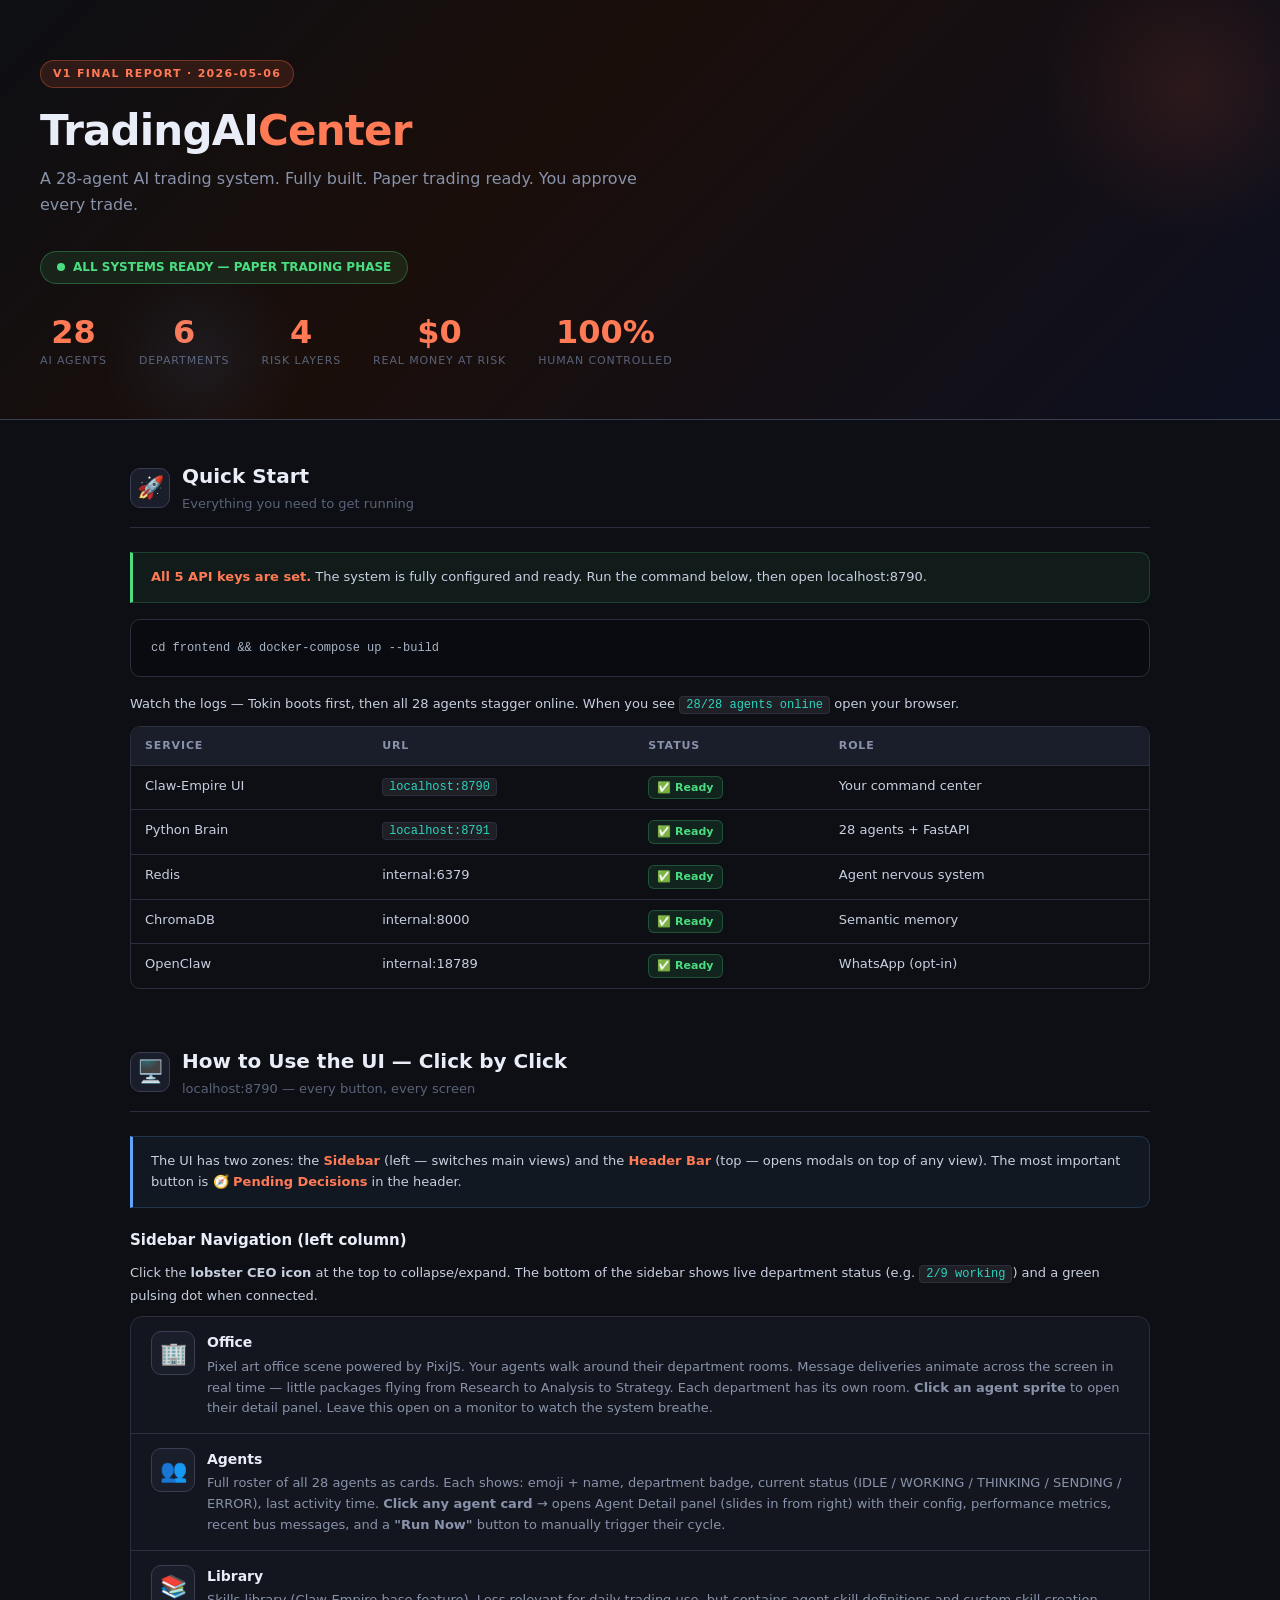
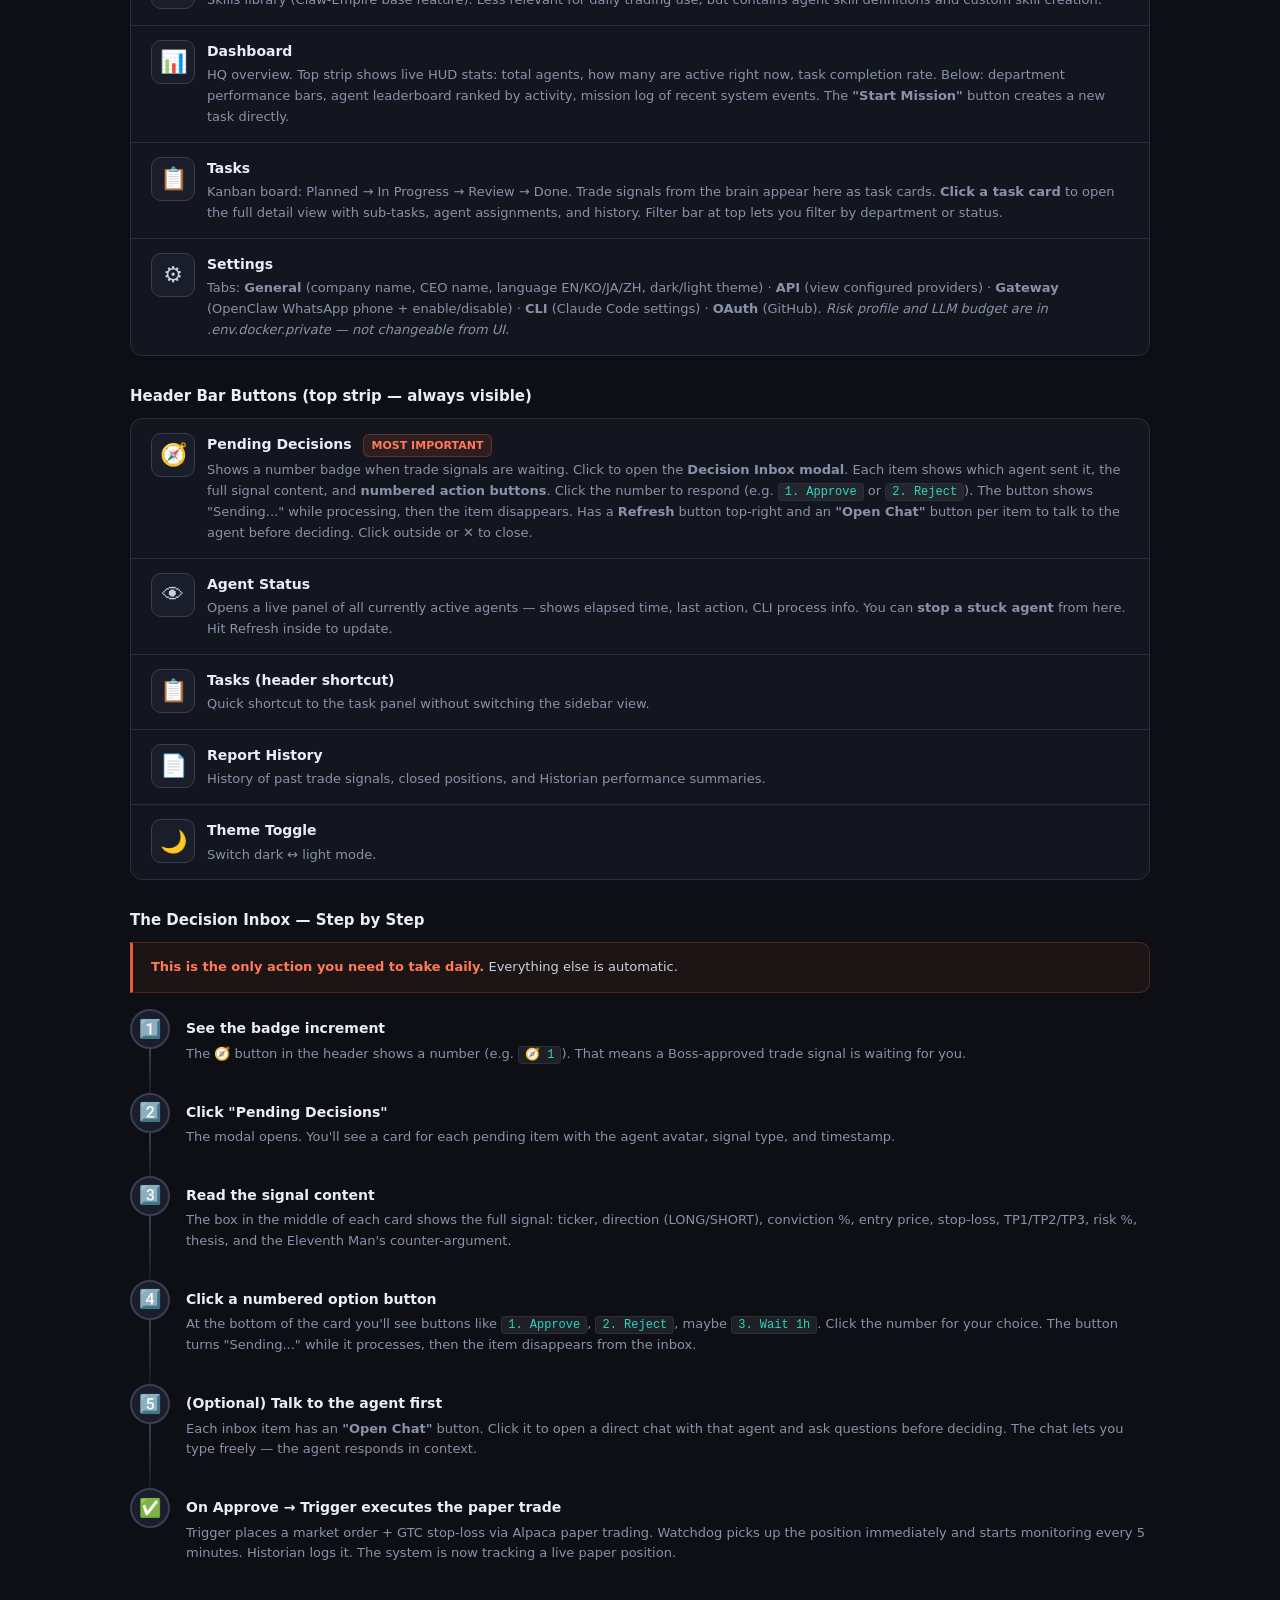
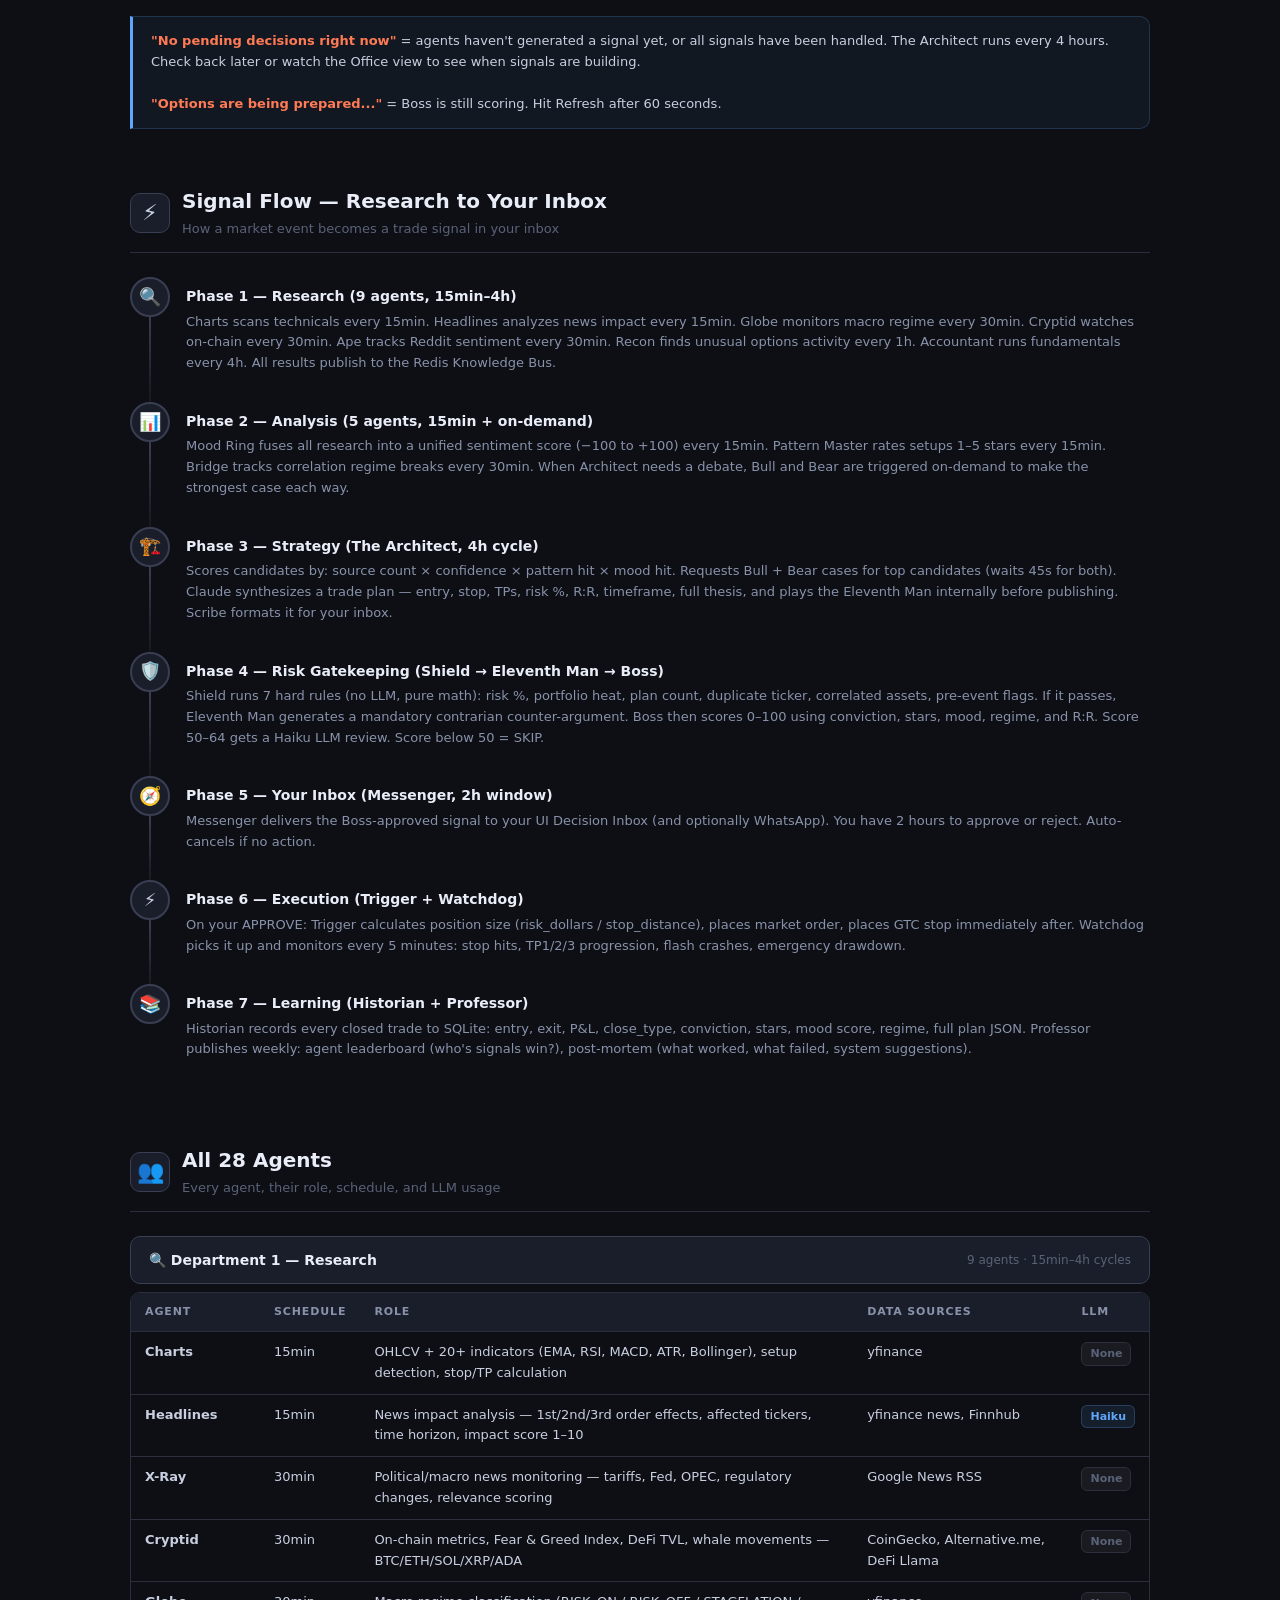
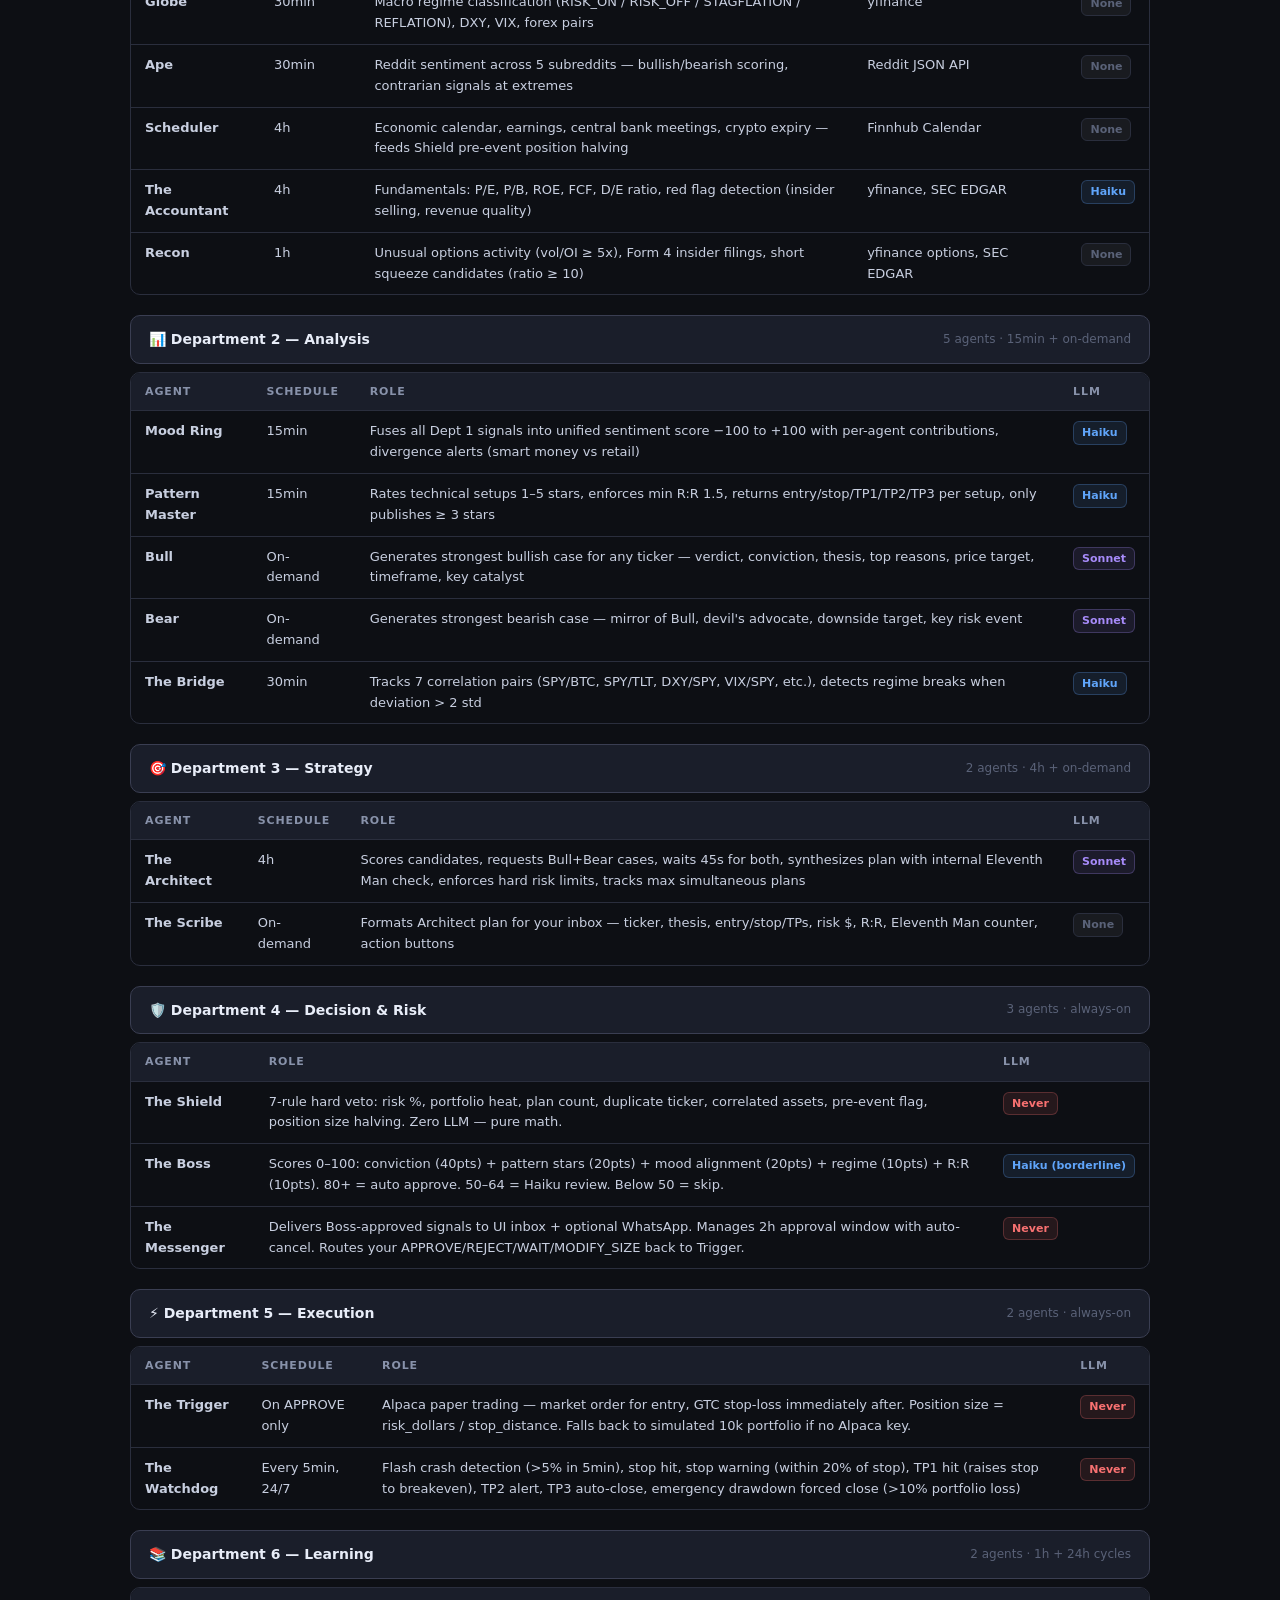
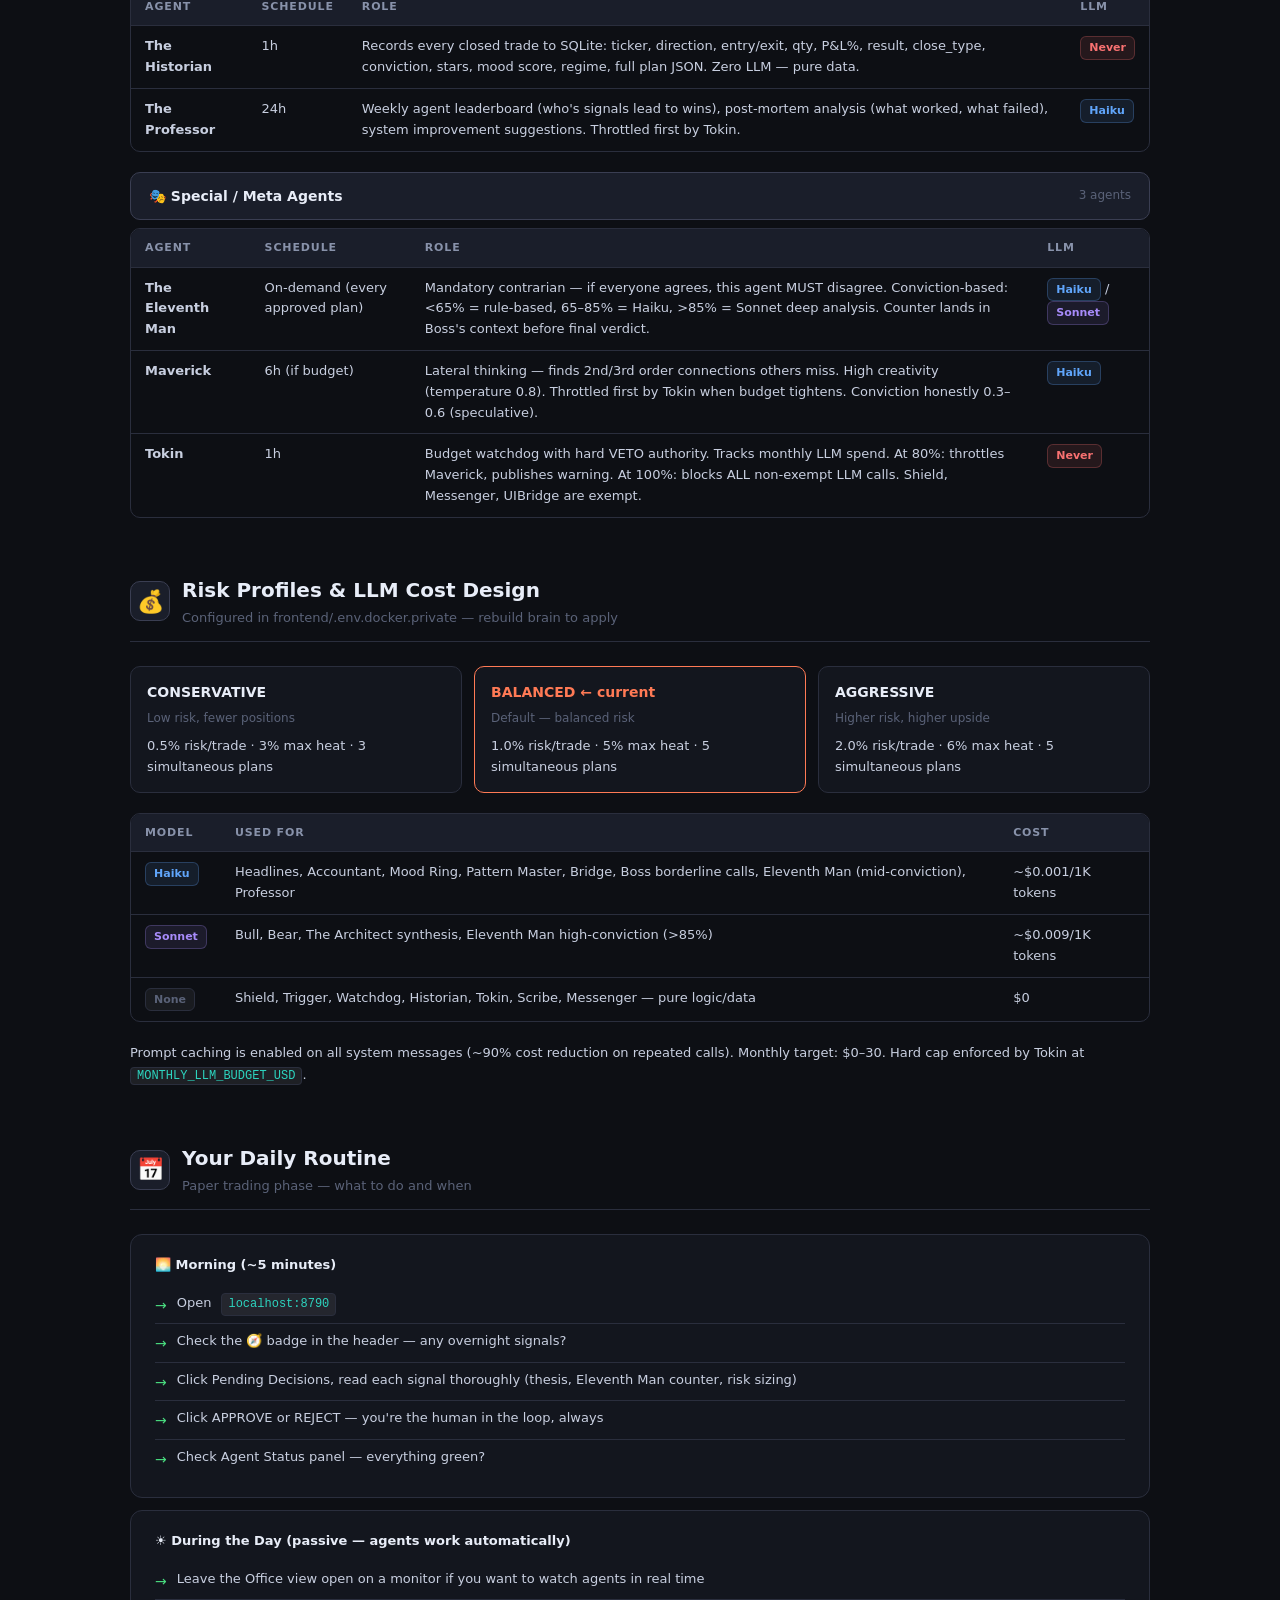
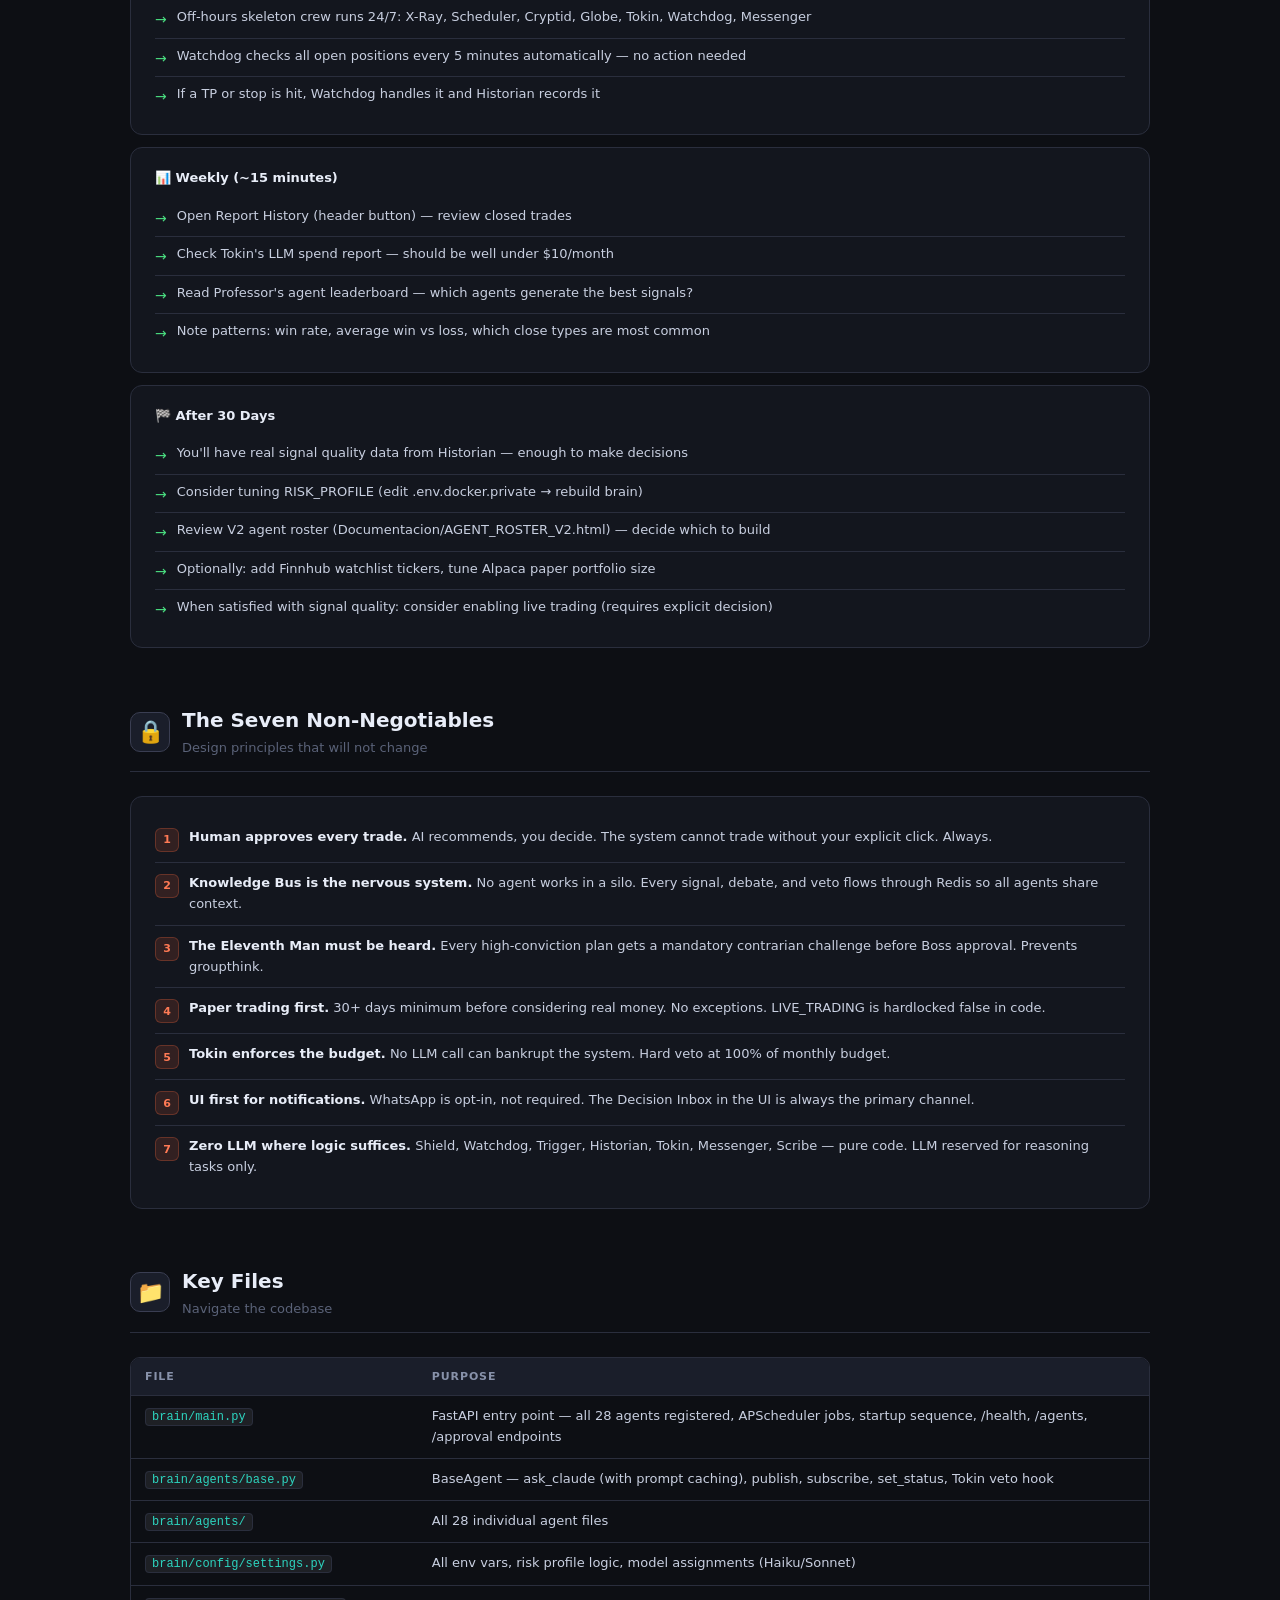
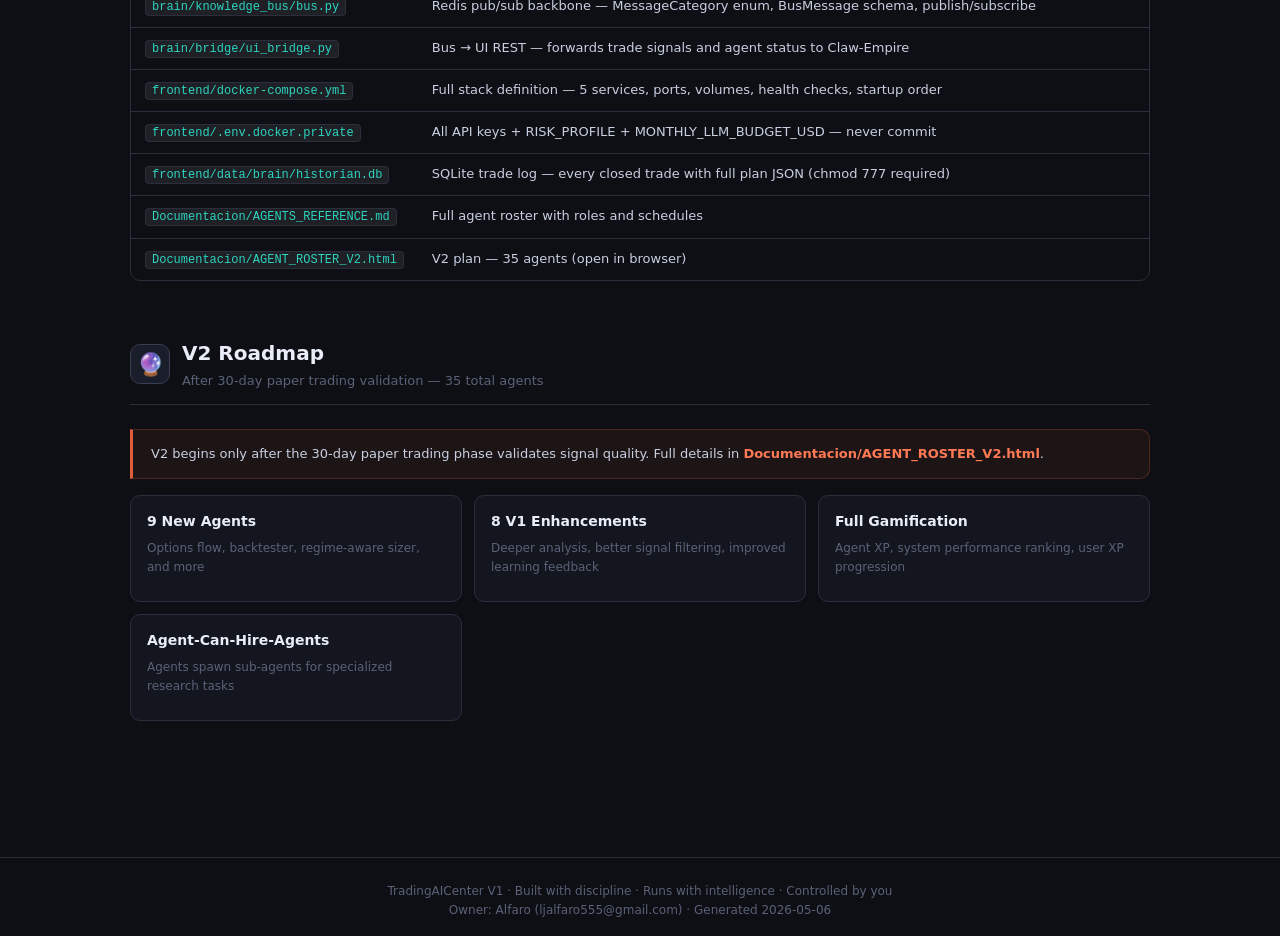
<file: Documentacion/V1_FINAL_REPORT.html>
<!DOCTYPE html>
<html lang="en">
<head>
<meta charset="UTF-8" />
<meta name="viewport" content="width=device-width, initial-scale=1.0" />
<title>TradingAICenter — V1 Final Report</title>
<style>
  :root {
    --bg: #0d0f14;
    --bg2: #13161e;
    --bg3: #1a1e2a;
    --border: #2a2e3d;
    --border2: #3a3e52;
    --text: #c8cfe0;
    --text2: #8892aa;
    --text3: #5a6278;
    --heading: #e8edf8;
    --accent: #e05c3a;
    --accent2: #ff7a55;
    --gold: #f0c040;
    --green: #4ade80;
    --red: #f87171;
    --blue: #60a5fa;
    --purple: #a78bfa;
    --teal: #2dd4bf;
  }
  * { box-sizing: border-box; margin: 0; padding: 0; }
  body {
    background: var(--bg);
    color: var(--text);
    font-family: 'Segoe UI', system-ui, -apple-system, sans-serif;
    font-size: 14px;
    line-height: 1.6;
  }

  /* ---- HERO ---- */
  .hero {
    background: linear-gradient(135deg, #0d0f14 0%, #1a0e0a 40%, #0d1020 100%);
    border-bottom: 1px solid var(--border2);
    padding: 60px 40px 50px;
    position: relative;
    overflow: hidden;
  }
  .hero::before {
    content: '';
    position: absolute;
    top: -60px; right: -60px;
    width: 300px; height: 300px;
    background: radial-gradient(circle, rgba(224,92,58,0.12) 0%, transparent 70%);
    pointer-events: none;
  }
  .hero::after {
    content: '';
    position: absolute;
    bottom: -40px; left: 100px;
    width: 200px; height: 200px;
    background: radial-gradient(circle, rgba(96,165,250,0.08) 0%, transparent 70%);
    pointer-events: none;
  }
  .hero-tag {
    display: inline-block;
    background: rgba(224,92,58,0.15);
    border: 1px solid rgba(224,92,58,0.4);
    color: var(--accent2);
    font-size: 11px;
    font-weight: 700;
    letter-spacing: 0.12em;
    text-transform: uppercase;
    padding: 4px 12px;
    border-radius: 20px;
    margin-bottom: 20px;
  }
  .hero h1 {
    font-size: 42px;
    font-weight: 800;
    color: var(--heading);
    letter-spacing: -0.02em;
    line-height: 1.1;
    margin-bottom: 12px;
  }
  .hero h1 span { color: var(--accent2); }
  .hero-sub {
    font-size: 16px;
    color: var(--text2);
    max-width: 600px;
    margin-bottom: 32px;
  }
  .hero-stats {
    display: flex;
    gap: 32px;
    flex-wrap: wrap;
  }
  .hero-stat { text-align: center; }
  .hero-stat-num {
    font-size: 32px;
    font-weight: 800;
    color: var(--accent2);
    display: block;
    line-height: 1;
  }
  .hero-stat-label {
    font-size: 11px;
    color: var(--text3);
    text-transform: uppercase;
    letter-spacing: 0.08em;
    margin-top: 4px;
  }
  .status-badge {
    display: inline-flex;
    align-items: center;
    gap: 8px;
    background: rgba(74,222,128,0.1);
    border: 1px solid rgba(74,222,128,0.3);
    color: var(--green);
    font-size: 12px;
    font-weight: 600;
    padding: 6px 16px;
    border-radius: 20px;
    margin-bottom: 32px;
  }
  .status-badge::before {
    content: '';
    width: 8px; height: 8px;
    background: var(--green);
    border-radius: 50%;
    animation: pulse 2s infinite;
  }
  @keyframes pulse {
    0%, 100% { opacity: 1; }
    50% { opacity: 0.4; }
  }

  /* ---- LAYOUT ---- */
  .container { max-width: 1100px; margin: 0 auto; padding: 0 24px; }
  .main { padding: 40px 40px 80px; max-width: 1100px; margin: 0 auto; }

  /* ---- SECTIONS ---- */
  .section { margin-bottom: 56px; }
  .section-header {
    display: flex;
    align-items: center;
    gap: 12px;
    margin-bottom: 24px;
    padding-bottom: 12px;
    border-bottom: 1px solid var(--border);
  }
  .section-icon {
    font-size: 22px;
    width: 40px; height: 40px;
    display: flex; align-items: center; justify-content: center;
    background: var(--bg3);
    border: 1px solid var(--border2);
    border-radius: 10px;
    flex-shrink: 0;
  }
  .section-title {
    font-size: 20px;
    font-weight: 700;
    color: var(--heading);
  }
  .section-desc {
    font-size: 13px;
    color: var(--text3);
    margin-top: 2px;
  }

  /* ---- CARDS ---- */
  .card {
    background: var(--bg2);
    border: 1px solid var(--border);
    border-radius: 12px;
    padding: 20px 24px;
    margin-bottom: 12px;
  }
  .card-grid {
    display: grid;
    grid-template-columns: repeat(auto-fill, minmax(300px, 1fr));
    gap: 12px;
  }
  .card-sm {
    background: var(--bg2);
    border: 1px solid var(--border);
    border-radius: 10px;
    padding: 14px 16px;
  }
  .card-title {
    font-size: 14px;
    font-weight: 700;
    color: var(--heading);
    margin-bottom: 6px;
  }
  .card-sub {
    font-size: 12px;
    color: var(--text3);
    margin-bottom: 10px;
  }

  /* ---- TABLES ---- */
  .tbl-wrap { overflow-x: auto; border-radius: 10px; border: 1px solid var(--border); margin-bottom: 20px; }
  table { width: 100%; border-collapse: collapse; }
  th {
    background: var(--bg3);
    color: var(--text2);
    font-size: 11px;
    font-weight: 700;
    text-transform: uppercase;
    letter-spacing: 0.08em;
    padding: 10px 14px;
    text-align: left;
    border-bottom: 1px solid var(--border);
  }
  td {
    padding: 10px 14px;
    border-bottom: 1px solid var(--border);
    font-size: 13px;
    color: var(--text);
    vertical-align: top;
  }
  tr:last-child td { border-bottom: none; }
  tr:hover td { background: rgba(255,255,255,0.02); }

  /* ---- TAGS ---- */
  .tag {
    display: inline-block;
    font-size: 11px;
    font-weight: 600;
    padding: 2px 8px;
    border-radius: 6px;
    white-space: nowrap;
  }
  .tag-green { background: rgba(74,222,128,0.1); color: var(--green); border: 1px solid rgba(74,222,128,0.25); }
  .tag-red { background: rgba(248,113,113,0.1); color: var(--red); border: 1px solid rgba(248,113,113,0.25); }
  .tag-blue { background: rgba(96,165,250,0.1); color: var(--blue); border: 1px solid rgba(96,165,250,0.25); }
  .tag-gold { background: rgba(240,192,64,0.1); color: var(--gold); border: 1px solid rgba(240,192,64,0.25); }
  .tag-purple { background: rgba(167,139,250,0.1); color: var(--purple); border: 1px solid rgba(167,139,250,0.25); }
  .tag-accent { background: rgba(224,92,58,0.12); color: var(--accent2); border: 1px solid rgba(224,92,58,0.3); }
  .tag-teal { background: rgba(45,212,191,0.1); color: var(--teal); border: 1px solid rgba(45,212,191,0.25); }
  .tag-gray { background: rgba(255,255,255,0.05); color: var(--text3); border: 1px solid var(--border); }

  /* ---- CODE ---- */
  pre, code {
    font-family: 'Cascadia Code', 'Fira Code', 'JetBrains Mono', monospace;
  }
  pre {
    background: #0a0b10;
    border: 1px solid var(--border);
    border-radius: 10px;
    padding: 18px 20px;
    overflow-x: auto;
    font-size: 12px;
    color: #a8b4c8;
    margin-bottom: 16px;
    line-height: 1.7;
  }
  code {
    background: rgba(255,255,255,0.07);
    border: 1px solid var(--border);
    border-radius: 4px;
    padding: 1px 6px;
    font-size: 12px;
    color: var(--teal);
  }

  /* ---- SIGNAL FLOW ---- */
  .flow {
    display: flex;
    flex-direction: column;
    gap: 0;
  }
  .flow-step {
    display: flex;
    gap: 16px;
    position: relative;
  }
  .flow-step::before {
    content: '';
    position: absolute;
    left: 19px;
    top: 40px;
    bottom: -20px;
    width: 2px;
    background: linear-gradient(to bottom, var(--border2), transparent);
  }
  .flow-step:last-child::before { display: none; }
  .flow-dot {
    width: 40px; height: 40px;
    border-radius: 50%;
    display: flex; align-items: center; justify-content: center;
    font-size: 18px;
    flex-shrink: 0;
    border: 2px solid var(--border2);
    background: var(--bg3);
    position: relative;
    z-index: 1;
  }
  .flow-body { padding-bottom: 28px; padding-top: 8px; flex: 1; }
  .flow-title { font-size: 14px; font-weight: 700; color: var(--heading); margin-bottom: 4px; }
  .flow-desc { font-size: 13px; color: var(--text2); }

  /* ---- UI GUIDE ---- */
  .ui-row {
    display: flex;
    gap: 12px;
    align-items: flex-start;
    padding: 14px 0;
    border-bottom: 1px solid var(--border);
  }
  .ui-row:last-child { border-bottom: none; }
  .ui-icon {
    font-size: 22px;
    width: 44px; height: 44px;
    display: flex; align-items: center; justify-content: center;
    background: var(--bg3);
    border: 1px solid var(--border2);
    border-radius: 10px;
    flex-shrink: 0;
  }
  .ui-label { font-size: 14px; font-weight: 700; color: var(--heading); margin-bottom: 3px; }
  .ui-desc { font-size: 13px; color: var(--text2); }

  .callout {
    background: rgba(224,92,58,0.08);
    border: 1px solid rgba(224,92,58,0.25);
    border-left: 3px solid var(--accent);
    border-radius: 0 10px 10px 0;
    padding: 14px 18px;
    margin-bottom: 16px;
    font-size: 13px;
    color: var(--text);
  }
  .callout strong { color: var(--accent2); }

  .callout-green {
    background: rgba(74,222,128,0.06);
    border: 1px solid rgba(74,222,128,0.2);
    border-left: 3px solid var(--green);
  }
  .callout-blue {
    background: rgba(96,165,250,0.06);
    border: 1px solid rgba(96,165,250,0.2);
    border-left: 3px solid var(--blue);
  }

  .rule-list { list-style: none; }
  .rule-list li {
    display: flex;
    align-items: flex-start;
    gap: 10px;
    padding: 10px 0;
    border-bottom: 1px solid var(--border);
    font-size: 13px;
    color: var(--text);
  }
  .rule-list li:last-child { border-bottom: none; }
  .rule-num {
    width: 24px; height: 24px;
    background: rgba(224,92,58,0.15);
    border: 1px solid rgba(224,92,58,0.3);
    color: var(--accent2);
    font-size: 11px;
    font-weight: 700;
    border-radius: 6px;
    display: flex; align-items: center; justify-content: center;
    flex-shrink: 0;
    margin-top: 1px;
  }

  .dept-header {
    background: var(--bg3);
    border: 1px solid var(--border2);
    border-radius: 10px;
    padding: 12px 18px;
    margin-bottom: 8px;
    display: flex;
    align-items: center;
    gap: 10px;
    font-size: 14px;
    font-weight: 700;
    color: var(--heading);
  }
  .dept-header span { color: var(--text3); font-size: 12px; font-weight: 400; margin-left: auto; }

  .daily-block {
    background: var(--bg2);
    border: 1px solid var(--border);
    border-radius: 12px;
    padding: 20px 24px;
    margin-bottom: 12px;
  }
  .daily-title {
    font-size: 13px;
    font-weight: 700;
    color: var(--heading);
    margin-bottom: 10px;
    display: flex;
    align-items: center;
    gap: 8px;
  }
  .daily-steps { list-style: none; }
  .daily-steps li {
    display: flex;
    gap: 10px;
    padding: 7px 0;
    font-size: 13px;
    color: var(--text);
    border-bottom: 1px solid var(--border);
  }
  .daily-steps li:last-child { border-bottom: none; }
  .step-check {
    color: var(--green);
    font-size: 14px;
    flex-shrink: 0;
    margin-top: 1px;
  }

  h2 { font-size: 18px; font-weight: 700; color: var(--heading); margin: 28px 0 14px; }
  h3 { font-size: 15px; font-weight: 700; color: var(--heading); margin: 20px 0 10px; }
  p { color: var(--text); font-size: 13px; margin-bottom: 10px; line-height: 1.65; }

  /* ---- FOOTER ---- */
  footer {
    border-top: 1px solid var(--border);
    padding: 24px 40px;
    text-align: center;
    font-size: 12px;
    color: var(--text3);
  }
</style>
</head>
<body>

<!-- HERO -->
<div class="hero">
  <div class="hero-tag">V1 Final Report · 2026-05-06</div>
  <h1>TradingAI<span>Center</span></h1>
  <p class="hero-sub">A 28-agent AI trading system. Fully built. Paper trading ready. You approve every trade.</p>
  <div class="status-badge">ALL SYSTEMS READY — PAPER TRADING PHASE</div>
  <div class="hero-stats">
    <div class="hero-stat">
      <span class="hero-stat-num">28</span>
      <div class="hero-stat-label">AI Agents</div>
    </div>
    <div class="hero-stat">
      <span class="hero-stat-num">6</span>
      <div class="hero-stat-label">Departments</div>
    </div>
    <div class="hero-stat">
      <span class="hero-stat-num">4</span>
      <div class="hero-stat-label">Risk Layers</div>
    </div>
    <div class="hero-stat">
      <span class="hero-stat-num">$0</span>
      <div class="hero-stat-label">Real Money at Risk</div>
    </div>
    <div class="hero-stat">
      <span class="hero-stat-num">100%</span>
      <div class="hero-stat-label">Human Controlled</div>
    </div>
  </div>
</div>

<div class="main">

  <!-- QUICK START -->
  <div class="section">
    <div class="section-header">
      <div class="section-icon">🚀</div>
      <div>
        <div class="section-title">Quick Start</div>
        <div class="section-desc">Everything you need to get running</div>
      </div>
    </div>

    <div class="callout callout-green">
      <strong>All 5 API keys are set.</strong> The system is fully configured and ready. Run the command below, then open localhost:8790.
    </div>

    <pre>cd frontend && docker-compose up --build</pre>

    <p>Watch the logs — Tokin boots first, then all 28 agents stagger online. When you see <code>28/28 agents online</code> open your browser.</p>

    <div class="tbl-wrap">
      <table>
        <thead><tr><th>Service</th><th>URL</th><th>Status</th><th>Role</th></tr></thead>
        <tbody>
          <tr><td>Claw-Empire UI</td><td><code>localhost:8790</code></td><td><span class="tag tag-green">✅ Ready</span></td><td>Your command center</td></tr>
          <tr><td>Python Brain</td><td><code>localhost:8791</code></td><td><span class="tag tag-green">✅ Ready</span></td><td>28 agents + FastAPI</td></tr>
          <tr><td>Redis</td><td>internal:6379</td><td><span class="tag tag-green">✅ Ready</span></td><td>Agent nervous system</td></tr>
          <tr><td>ChromaDB</td><td>internal:8000</td><td><span class="tag tag-green">✅ Ready</span></td><td>Semantic memory</td></tr>
          <tr><td>OpenClaw</td><td>internal:18789</td><td><span class="tag tag-green">✅ Ready</span></td><td>WhatsApp (opt-in)</td></tr>
        </tbody>
      </table>
    </div>
  </div>

  <!-- HOW TO USE THE UI -->
  <div class="section">
    <div class="section-header">
      <div class="section-icon">🖥️</div>
      <div>
        <div class="section-title">How to Use the UI — Click by Click</div>
        <div class="section-desc">localhost:8790 — every button, every screen</div>
      </div>
    </div>

    <div class="callout callout-blue">
      The UI has two zones: the <strong>Sidebar</strong> (left — switches main views) and the <strong>Header Bar</strong> (top — opens modals on top of any view). The most important button is <strong>🧭 Pending Decisions</strong> in the header.
    </div>

    <h3>Sidebar Navigation (left column)</h3>
    <p>Click the <strong>lobster CEO icon</strong> at the top to collapse/expand. The bottom of the sidebar shows live department status (e.g. <code>2/9 working</code>) and a green pulsing dot when connected.</p>

    <div class="card" style="padding: 0; overflow: hidden;">
      <div class="ui-row" style="padding: 14px 20px;">
        <div class="ui-icon">🏢</div>
        <div>
          <div class="ui-label">Office</div>
          <div class="ui-desc">Pixel art office scene powered by PixiJS. Your agents walk around their department rooms. Message deliveries animate across the screen in real time — little packages flying from Research to Analysis to Strategy. Each department has its own room. <strong>Click an agent sprite</strong> to open their detail panel. Leave this open on a monitor to watch the system breathe.</div>
        </div>
      </div>
      <div class="ui-row" style="padding: 14px 20px;">
        <div class="ui-icon">👥</div>
        <div>
          <div class="ui-label">Agents</div>
          <div class="ui-desc">Full roster of all 28 agents as cards. Each shows: emoji + name, department badge, current status (IDLE / WORKING / THINKING / SENDING / ERROR), last activity time. <strong>Click any agent card</strong> → opens Agent Detail panel (slides in from right) with their config, performance metrics, recent bus messages, and a <strong>"Run Now"</strong> button to manually trigger their cycle.</div>
        </div>
      </div>
      <div class="ui-row" style="padding: 14px 20px;">
        <div class="ui-icon">📚</div>
        <div>
          <div class="ui-label">Library</div>
          <div class="ui-desc">Skills library (Claw-Empire base feature). Less relevant for daily trading use, but contains agent skill definitions and custom skill creation.</div>
        </div>
      </div>
      <div class="ui-row" style="padding: 14px 20px;">
        <div class="ui-icon">📊</div>
        <div>
          <div class="ui-label">Dashboard</div>
          <div class="ui-desc">HQ overview. Top strip shows live HUD stats: total agents, how many are active right now, task completion rate. Below: department performance bars, agent leaderboard ranked by activity, mission log of recent system events. The <strong>"Start Mission"</strong> button creates a new task directly.</div>
        </div>
      </div>
      <div class="ui-row" style="padding: 14px 20px;">
        <div class="ui-icon">📋</div>
        <div>
          <div class="ui-label">Tasks</div>
          <div class="ui-desc">Kanban board: Planned → In Progress → Review → Done. Trade signals from the brain appear here as task cards. <strong>Click a task card</strong> to open the full detail view with sub-tasks, agent assignments, and history. Filter bar at top lets you filter by department or status.</div>
        </div>
      </div>
      <div class="ui-row" style="padding: 14px 20px; border-bottom: none;">
        <div class="ui-icon">⚙️</div>
        <div>
          <div class="ui-label">Settings</div>
          <div class="ui-desc">Tabs: <strong>General</strong> (company name, CEO name, language EN/KO/JA/ZH, dark/light theme) · <strong>API</strong> (view configured providers) · <strong>Gateway</strong> (OpenClaw WhatsApp phone + enable/disable) · <strong>CLI</strong> (Claude Code settings) · <strong>OAuth</strong> (GitHub). <em>Risk profile and LLM budget are in .env.docker.private — not changeable from UI.</em></div>
        </div>
      </div>
    </div>

    <h3 style="margin-top: 28px;">Header Bar Buttons (top strip — always visible)</h3>

    <div class="card" style="padding: 0; overflow: hidden;">
      <div class="ui-row" style="padding: 14px 20px;">
        <div class="ui-icon">🧭</div>
        <div>
          <div class="ui-label">Pending Decisions <span class="tag tag-accent" style="margin-left: 6px;">MOST IMPORTANT</span></div>
          <div class="ui-desc">Shows a number badge when trade signals are waiting. Click to open the <strong>Decision Inbox modal</strong>. Each item shows which agent sent it, the full signal content, and <strong>numbered action buttons</strong>. Click the number to respond (e.g. <code>1. Approve</code> or <code>2. Reject</code>). The button shows "Sending..." while processing, then the item disappears. Has a <strong>Refresh</strong> button top-right and an <strong>"Open Chat"</strong> button per item to talk to the agent before deciding. Click outside or ✕ to close.</div>
        </div>
      </div>
      <div class="ui-row" style="padding: 14px 20px;">
        <div class="ui-icon">👁</div>
        <div>
          <div class="ui-label">Agent Status</div>
          <div class="ui-desc">Opens a live panel of all currently active agents — shows elapsed time, last action, CLI process info. You can <strong>stop a stuck agent</strong> from here. Hit Refresh inside to update.</div>
        </div>
      </div>
      <div class="ui-row" style="padding: 14px 20px;">
        <div class="ui-icon">📋</div>
        <div>
          <div class="ui-label">Tasks (header shortcut)</div>
          <div class="ui-desc">Quick shortcut to the task panel without switching the sidebar view.</div>
        </div>
      </div>
      <div class="ui-row" style="padding: 14px 20px;">
        <div class="ui-icon">📄</div>
        <div>
          <div class="ui-label">Report History</div>
          <div class="ui-desc">History of past trade signals, closed positions, and Historian performance summaries.</div>
        </div>
      </div>
      <div class="ui-row" style="padding: 14px 20px; border-bottom: none;">
        <div class="ui-icon">🌙</div>
        <div>
          <div class="ui-label">Theme Toggle</div>
          <div class="ui-desc">Switch dark ↔ light mode.</div>
        </div>
      </div>
    </div>

    <h3 style="margin-top: 28px;">The Decision Inbox — Step by Step</h3>
    <div class="callout">
      <strong>This is the only action you need to take daily.</strong> Everything else is automatic.
    </div>

    <div class="flow">
      <div class="flow-step">
        <div class="flow-dot">1️⃣</div>
        <div class="flow-body">
          <div class="flow-title">See the badge increment</div>
          <div class="flow-desc">The 🧭 button in the header shows a number (e.g. <code>🧭 1</code>). That means a Boss-approved trade signal is waiting for you.</div>
        </div>
      </div>
      <div class="flow-step">
        <div class="flow-dot">2️⃣</div>
        <div class="flow-body">
          <div class="flow-title">Click "Pending Decisions"</div>
          <div class="flow-desc">The modal opens. You'll see a card for each pending item with the agent avatar, signal type, and timestamp.</div>
        </div>
      </div>
      <div class="flow-step">
        <div class="flow-dot">3️⃣</div>
        <div class="flow-body">
          <div class="flow-title">Read the signal content</div>
          <div class="flow-desc">The box in the middle of each card shows the full signal: ticker, direction (LONG/SHORT), conviction %, entry price, stop-loss, TP1/TP2/TP3, risk %, thesis, and the Eleventh Man's counter-argument.</div>
        </div>
      </div>
      <div class="flow-step">
        <div class="flow-dot">4️⃣</div>
        <div class="flow-body">
          <div class="flow-title">Click a numbered option button</div>
          <div class="flow-desc">At the bottom of the card you'll see buttons like <code>1. Approve</code>, <code>2. Reject</code>, maybe <code>3. Wait 1h</code>. Click the number for your choice. The button turns "Sending..." while it processes, then the item disappears from the inbox.</div>
        </div>
      </div>
      <div class="flow-step">
        <div class="flow-dot">5️⃣</div>
        <div class="flow-body">
          <div class="flow-title">(Optional) Talk to the agent first</div>
          <div class="flow-desc">Each inbox item has an <strong>"Open Chat"</strong> button. Click it to open a direct chat with that agent and ask questions before deciding. The chat lets you type freely — the agent responds in context.</div>
        </div>
      </div>
      <div class="flow-step">
        <div class="flow-dot">✅</div>
        <div class="flow-body">
          <div class="flow-title">On Approve → Trigger executes the paper trade</div>
          <div class="flow-desc">Trigger places a market order + GTC stop-loss via Alpaca paper trading. Watchdog picks up the position immediately and starts monitoring every 5 minutes. Historian logs it. The system is now tracking a live paper position.</div>
        </div>
      </div>
    </div>

    <div class="callout callout-blue" style="margin-top: 24px;">
      <strong>"No pending decisions right now"</strong> = agents haven't generated a signal yet, or all signals have been handled. The Architect runs every 4 hours. Check back later or watch the Office view to see when signals are building.<br><br>
      <strong>"Options are being prepared..."</strong> = Boss is still scoring. Hit Refresh after 60 seconds.
    </div>
  </div>

  <!-- SIGNAL FLOW -->
  <div class="section">
    <div class="section-header">
      <div class="section-icon">⚡</div>
      <div>
        <div class="section-title">Signal Flow — Research to Your Inbox</div>
        <div class="section-desc">How a market event becomes a trade signal in your inbox</div>
      </div>
    </div>

    <div class="flow">
      <div class="flow-step">
        <div class="flow-dot">🔍</div>
        <div class="flow-body">
          <div class="flow-title">Phase 1 — Research (9 agents, 15min–4h)</div>
          <div class="flow-desc">Charts scans technicals every 15min. Headlines analyzes news impact every 15min. Globe monitors macro regime every 30min. Cryptid watches on-chain every 30min. Ape tracks Reddit sentiment every 30min. Recon finds unusual options activity every 1h. Accountant runs fundamentals every 4h. All results publish to the Redis Knowledge Bus.</div>
        </div>
      </div>
      <div class="flow-step">
        <div class="flow-dot">📊</div>
        <div class="flow-body">
          <div class="flow-title">Phase 2 — Analysis (5 agents, 15min + on-demand)</div>
          <div class="flow-desc">Mood Ring fuses all research into a unified sentiment score (−100 to +100) every 15min. Pattern Master rates setups 1–5 stars every 15min. Bridge tracks correlation regime breaks every 30min. When Architect needs a debate, Bull and Bear are triggered on-demand to make the strongest case each way.</div>
        </div>
      </div>
      <div class="flow-step">
        <div class="flow-dot">🏗️</div>
        <div class="flow-body">
          <div class="flow-title">Phase 3 — Strategy (The Architect, 4h cycle)</div>
          <div class="flow-desc">Scores candidates by: source count × confidence × pattern hit × mood hit. Requests Bull + Bear cases for top candidates (waits 45s for both). Claude synthesizes a trade plan — entry, stop, TPs, risk %, R:R, timeframe, full thesis, and plays the Eleventh Man internally before publishing. Scribe formats it for your inbox.</div>
        </div>
      </div>
      <div class="flow-step">
        <div class="flow-dot">🛡️</div>
        <div class="flow-body">
          <div class="flow-title">Phase 4 — Risk Gatekeeping (Shield → Eleventh Man → Boss)</div>
          <div class="flow-desc">Shield runs 7 hard rules (no LLM, pure math): risk %, portfolio heat, plan count, duplicate ticker, correlated assets, pre-event flags. If it passes, Eleventh Man generates a mandatory contrarian counter-argument. Boss then scores 0–100 using conviction, stars, mood, regime, and R:R. Score 50–64 gets a Haiku LLM review. Score below 50 = SKIP.</div>
        </div>
      </div>
      <div class="flow-step">
        <div class="flow-dot">🧭</div>
        <div class="flow-body">
          <div class="flow-title">Phase 5 — Your Inbox (Messenger, 2h window)</div>
          <div class="flow-desc">Messenger delivers the Boss-approved signal to your UI Decision Inbox (and optionally WhatsApp). You have 2 hours to approve or reject. Auto-cancels if no action.</div>
        </div>
      </div>
      <div class="flow-step">
        <div class="flow-dot">⚡</div>
        <div class="flow-body">
          <div class="flow-title">Phase 6 — Execution (Trigger + Watchdog)</div>
          <div class="flow-desc">On your APPROVE: Trigger calculates position size (risk_dollars / stop_distance), places market order, places GTC stop immediately after. Watchdog picks it up and monitors every 5 minutes: stop hits, TP1/2/3 progression, flash crashes, emergency drawdown.</div>
        </div>
      </div>
      <div class="flow-step">
        <div class="flow-dot">📚</div>
        <div class="flow-body">
          <div class="flow-title">Phase 7 — Learning (Historian + Professor)</div>
          <div class="flow-desc">Historian records every closed trade to SQLite: entry, exit, P&L, close_type, conviction, stars, mood score, regime, full plan JSON. Professor publishes weekly: agent leaderboard (who's signals win?), post-mortem (what worked, what failed, system suggestions).</div>
        </div>
      </div>
    </div>
  </div>

  <!-- ALL 28 AGENTS -->
  <div class="section">
    <div class="section-header">
      <div class="section-icon">👥</div>
      <div>
        <div class="section-title">All 28 Agents</div>
        <div class="section-desc">Every agent, their role, schedule, and LLM usage</div>
      </div>
    </div>

    <div class="dept-header">🔍 Department 1 — Research <span>9 agents · 15min–4h cycles</span></div>
    <div class="tbl-wrap">
      <table>
        <thead><tr><th>Agent</th><th>Schedule</th><th>Role</th><th>Data Sources</th><th>LLM</th></tr></thead>
        <tbody>
          <tr><td><strong>Charts</strong></td><td>15min</td><td>OHLCV + 20+ indicators (EMA, RSI, MACD, ATR, Bollinger), setup detection, stop/TP calculation</td><td>yfinance</td><td><span class="tag tag-gray">None</span></td></tr>
          <tr><td><strong>Headlines</strong></td><td>15min</td><td>News impact analysis — 1st/2nd/3rd order effects, affected tickers, time horizon, impact score 1–10</td><td>yfinance news, Finnhub</td><td><span class="tag tag-blue">Haiku</span></td></tr>
          <tr><td><strong>X-Ray</strong></td><td>30min</td><td>Political/macro news monitoring — tariffs, Fed, OPEC, regulatory changes, relevance scoring</td><td>Google News RSS</td><td><span class="tag tag-gray">None</span></td></tr>
          <tr><td><strong>Cryptid</strong></td><td>30min</td><td>On-chain metrics, Fear & Greed Index, DeFi TVL, whale movements — BTC/ETH/SOL/XRP/ADA</td><td>CoinGecko, Alternative.me, DeFi Llama</td><td><span class="tag tag-gray">None</span></td></tr>
          <tr><td><strong>Globe</strong></td><td>30min</td><td>Macro regime classification (RISK_ON / RISK_OFF / STAGFLATION / REFLATION), DXY, VIX, forex pairs</td><td>yfinance</td><td><span class="tag tag-gray">None</span></td></tr>
          <tr><td><strong>Ape</strong></td><td>30min</td><td>Reddit sentiment across 5 subreddits — bullish/bearish scoring, contrarian signals at extremes</td><td>Reddit JSON API</td><td><span class="tag tag-gray">None</span></td></tr>
          <tr><td><strong>Scheduler</strong></td><td>4h</td><td>Economic calendar, earnings, central bank meetings, crypto expiry — feeds Shield pre-event position halving</td><td>Finnhub Calendar</td><td><span class="tag tag-gray">None</span></td></tr>
          <tr><td><strong>The Accountant</strong></td><td>4h</td><td>Fundamentals: P/E, P/B, ROE, FCF, D/E ratio, red flag detection (insider selling, revenue quality)</td><td>yfinance, SEC EDGAR</td><td><span class="tag tag-blue">Haiku</span></td></tr>
          <tr><td><strong>Recon</strong></td><td>1h</td><td>Unusual options activity (vol/OI ≥ 5x), Form 4 insider filings, short squeeze candidates (ratio ≥ 10)</td><td>yfinance options, SEC EDGAR</td><td><span class="tag tag-gray">None</span></td></tr>
        </tbody>
      </table>
    </div>

    <div class="dept-header" style="margin-top: 20px;">📊 Department 2 — Analysis <span>5 agents · 15min + on-demand</span></div>
    <div class="tbl-wrap">
      <table>
        <thead><tr><th>Agent</th><th>Schedule</th><th>Role</th><th>LLM</th></tr></thead>
        <tbody>
          <tr><td><strong>Mood Ring</strong></td><td>15min</td><td>Fuses all Dept 1 signals into unified sentiment score −100 to +100 with per-agent contributions, divergence alerts (smart money vs retail)</td><td><span class="tag tag-blue">Haiku</span></td></tr>
          <tr><td><strong>Pattern Master</strong></td><td>15min</td><td>Rates technical setups 1–5 stars, enforces min R:R 1.5, returns entry/stop/TP1/TP2/TP3 per setup, only publishes ≥ 3 stars</td><td><span class="tag tag-blue">Haiku</span></td></tr>
          <tr><td><strong>Bull</strong></td><td>On-demand</td><td>Generates strongest bullish case for any ticker — verdict, conviction, thesis, top reasons, price target, timeframe, key catalyst</td><td><span class="tag tag-purple">Sonnet</span></td></tr>
          <tr><td><strong>Bear</strong></td><td>On-demand</td><td>Generates strongest bearish case — mirror of Bull, devil's advocate, downside target, key risk event</td><td><span class="tag tag-purple">Sonnet</span></td></tr>
          <tr><td><strong>The Bridge</strong></td><td>30min</td><td>Tracks 7 correlation pairs (SPY/BTC, SPY/TLT, DXY/SPY, VIX/SPY, etc.), detects regime breaks when deviation > 2 std</td><td><span class="tag tag-blue">Haiku</span></td></tr>
        </tbody>
      </table>
    </div>

    <div class="dept-header" style="margin-top: 20px;">🎯 Department 3 — Strategy <span>2 agents · 4h + on-demand</span></div>
    <div class="tbl-wrap">
      <table>
        <thead><tr><th>Agent</th><th>Schedule</th><th>Role</th><th>LLM</th></tr></thead>
        <tbody>
          <tr><td><strong>The Architect</strong></td><td>4h</td><td>Scores candidates, requests Bull+Bear cases, waits 45s for both, synthesizes plan with internal Eleventh Man check, enforces hard risk limits, tracks max simultaneous plans</td><td><span class="tag tag-purple">Sonnet</span></td></tr>
          <tr><td><strong>The Scribe</strong></td><td>On-demand</td><td>Formats Architect plan for your inbox — ticker, thesis, entry/stop/TPs, risk $, R:R, Eleventh Man counter, action buttons</td><td><span class="tag tag-gray">None</span></td></tr>
        </tbody>
      </table>
    </div>

    <div class="dept-header" style="margin-top: 20px;">🛡️ Department 4 — Decision & Risk <span>3 agents · always-on</span></div>
    <div class="tbl-wrap">
      <table>
        <thead><tr><th>Agent</th><th>Role</th><th>LLM</th></tr></thead>
        <tbody>
          <tr><td><strong>The Shield</strong></td><td>7-rule hard veto: risk %, portfolio heat, plan count, duplicate ticker, correlated assets, pre-event flag, position size halving. Zero LLM — pure math.</td><td><span class="tag tag-red">Never</span></td></tr>
          <tr><td><strong>The Boss</strong></td><td>Scores 0–100: conviction (40pts) + pattern stars (20pts) + mood alignment (20pts) + regime (10pts) + R:R (10pts). 80+ = auto approve. 50–64 = Haiku review. Below 50 = skip.</td><td><span class="tag tag-blue">Haiku (borderline)</span></td></tr>
          <tr><td><strong>The Messenger</strong></td><td>Delivers Boss-approved signals to UI inbox + optional WhatsApp. Manages 2h approval window with auto-cancel. Routes your APPROVE/REJECT/WAIT/MODIFY_SIZE back to Trigger.</td><td><span class="tag tag-red">Never</span></td></tr>
        </tbody>
      </table>
    </div>

    <div class="dept-header" style="margin-top: 20px;">⚡ Department 5 — Execution <span>2 agents · always-on</span></div>
    <div class="tbl-wrap">
      <table>
        <thead><tr><th>Agent</th><th>Schedule</th><th>Role</th><th>LLM</th></tr></thead>
        <tbody>
          <tr><td><strong>The Trigger</strong></td><td>On APPROVE only</td><td>Alpaca paper trading — market order for entry, GTC stop-loss immediately after. Position size = risk_dollars / stop_distance. Falls back to simulated 10k portfolio if no Alpaca key.</td><td><span class="tag tag-red">Never</span></td></tr>
          <tr><td><strong>The Watchdog</strong></td><td>Every 5min, 24/7</td><td>Flash crash detection (>5% in 5min), stop hit, stop warning (within 20% of stop), TP1 hit (raises stop to breakeven), TP2 alert, TP3 auto-close, emergency drawdown forced close (>10% portfolio loss)</td><td><span class="tag tag-red">Never</span></td></tr>
        </tbody>
      </table>
    </div>

    <div class="dept-header" style="margin-top: 20px;">📚 Department 6 — Learning <span>2 agents · 1h + 24h cycles</span></div>
    <div class="tbl-wrap">
      <table>
        <thead><tr><th>Agent</th><th>Schedule</th><th>Role</th><th>LLM</th></tr></thead>
        <tbody>
          <tr><td><strong>The Historian</strong></td><td>1h</td><td>Records every closed trade to SQLite: ticker, direction, entry/exit, qty, P&L%, result, close_type, conviction, stars, mood score, regime, full plan JSON. Zero LLM — pure data.</td><td><span class="tag tag-red">Never</span></td></tr>
          <tr><td><strong>The Professor</strong></td><td>24h</td><td>Weekly agent leaderboard (who's signals lead to wins), post-mortem analysis (what worked, what failed), system improvement suggestions. Throttled first by Tokin.</td><td><span class="tag tag-blue">Haiku</span></td></tr>
        </tbody>
      </table>
    </div>

    <div class="dept-header" style="margin-top: 20px;">🎭 Special / Meta Agents <span>3 agents</span></div>
    <div class="tbl-wrap">
      <table>
        <thead><tr><th>Agent</th><th>Schedule</th><th>Role</th><th>LLM</th></tr></thead>
        <tbody>
          <tr><td><strong>The Eleventh Man</strong></td><td>On-demand (every approved plan)</td><td>Mandatory contrarian — if everyone agrees, this agent MUST disagree. Conviction-based: &lt;65% = rule-based, 65–85% = Haiku, &gt;85% = Sonnet deep analysis. Counter lands in Boss's context before final verdict.</td><td><span class="tag tag-blue">Haiku</span> / <span class="tag tag-purple">Sonnet</span></td></tr>
          <tr><td><strong>Maverick</strong></td><td>6h (if budget)</td><td>Lateral thinking — finds 2nd/3rd order connections others miss. High creativity (temperature 0.8). Throttled first by Tokin when budget tightens. Conviction honestly 0.3–0.6 (speculative).</td><td><span class="tag tag-blue">Haiku</span></td></tr>
          <tr><td><strong>Tokin</strong></td><td>1h</td><td>Budget watchdog with hard VETO authority. Tracks monthly LLM spend. At 80%: throttles Maverick, publishes warning. At 100%: blocks ALL non-exempt LLM calls. Shield, Messenger, UIBridge are exempt.</td><td><span class="tag tag-red">Never</span></td></tr>
        </tbody>
      </table>
    </div>
  </div>

  <!-- RISK & COST -->
  <div class="section">
    <div class="section-header">
      <div class="section-icon">💰</div>
      <div>
        <div class="section-title">Risk Profiles & LLM Cost Design</div>
        <div class="section-desc">Configured in frontend/.env.docker.private — rebuild brain to apply</div>
      </div>
    </div>

    <div class="card-grid" style="margin-bottom: 20px;">
      <div class="card-sm">
        <div class="card-title">CONSERVATIVE</div>
        <div style="font-size: 12px; color: var(--text3); margin-bottom: 8px;">Low risk, fewer positions</div>
        <div style="font-size: 13px; color: var(--text);">0.5% risk/trade · 3% max heat · 3 simultaneous plans</div>
      </div>
      <div class="card-sm" style="border-color: var(--accent2);">
        <div class="card-title" style="color: var(--accent2);">BALANCED ← current</div>
        <div style="font-size: 12px; color: var(--text3); margin-bottom: 8px;">Default — balanced risk</div>
        <div style="font-size: 13px; color: var(--text);">1.0% risk/trade · 5% max heat · 5 simultaneous plans</div>
      </div>
      <div class="card-sm">
        <div class="card-title">AGGRESSIVE</div>
        <div style="font-size: 12px; color: var(--text3); margin-bottom: 8px;">Higher risk, higher upside</div>
        <div style="font-size: 13px; color: var(--text);">2.0% risk/trade · 6% max heat · 5 simultaneous plans</div>
      </div>
    </div>

    <div class="tbl-wrap">
      <table>
        <thead><tr><th>Model</th><th>Used For</th><th>Cost</th></tr></thead>
        <tbody>
          <tr><td><span class="tag tag-blue">Haiku</span></td><td>Headlines, Accountant, Mood Ring, Pattern Master, Bridge, Boss borderline calls, Eleventh Man (mid-conviction), Professor</td><td>~$0.001/1K tokens</td></tr>
          <tr><td><span class="tag tag-purple">Sonnet</span></td><td>Bull, Bear, The Architect synthesis, Eleventh Man high-conviction (&gt;85%)</td><td>~$0.009/1K tokens</td></tr>
          <tr><td><span class="tag tag-gray">None</span></td><td>Shield, Trigger, Watchdog, Historian, Tokin, Scribe, Messenger — pure logic/data</td><td>$0</td></tr>
        </tbody>
      </table>
    </div>

    <p>Prompt caching is enabled on all system messages (~90% cost reduction on repeated calls). Monthly target: $0–30. Hard cap enforced by Tokin at <code>MONTHLY_LLM_BUDGET_USD</code>.</p>
  </div>

  <!-- DAILY ROUTINE -->
  <div class="section">
    <div class="section-header">
      <div class="section-icon">📅</div>
      <div>
        <div class="section-title">Your Daily Routine</div>
        <div class="section-desc">Paper trading phase — what to do and when</div>
      </div>
    </div>

    <div class="daily-block">
      <div class="daily-title">🌅 Morning (~5 minutes)</div>
      <ul class="daily-steps">
        <li><span class="step-check">→</span> Open <code>localhost:8790</code></li>
        <li><span class="step-check">→</span> Check the 🧭 badge in the header — any overnight signals?</li>
        <li><span class="step-check">→</span> Click Pending Decisions, read each signal thoroughly (thesis, Eleventh Man counter, risk sizing)</li>
        <li><span class="step-check">→</span> Click APPROVE or REJECT — you're the human in the loop, always</li>
        <li><span class="step-check">→</span> Check Agent Status panel — everything green?</li>
      </ul>
    </div>

    <div class="daily-block">
      <div class="daily-title">☀️ During the Day (passive — agents work automatically)</div>
      <ul class="daily-steps">
        <li><span class="step-check">→</span> Leave the Office view open on a monitor if you want to watch agents in real time</li>
        <li><span class="step-check">→</span> Off-hours skeleton crew runs 24/7: X-Ray, Scheduler, Cryptid, Globe, Tokin, Watchdog, Messenger</li>
        <li><span class="step-check">→</span> Watchdog checks all open positions every 5 minutes automatically — no action needed</li>
        <li><span class="step-check">→</span> If a TP or stop is hit, Watchdog handles it and Historian records it</li>
      </ul>
    </div>

    <div class="daily-block">
      <div class="daily-title">📊 Weekly (~15 minutes)</div>
      <ul class="daily-steps">
        <li><span class="step-check">→</span> Open Report History (header button) — review closed trades</li>
        <li><span class="step-check">→</span> Check Tokin's LLM spend report — should be well under $10/month</li>
        <li><span class="step-check">→</span> Read Professor's agent leaderboard — which agents generate the best signals?</li>
        <li><span class="step-check">→</span> Note patterns: win rate, average win vs loss, which close types are most common</li>
      </ul>
    </div>

    <div class="daily-block">
      <div class="daily-title">🏁 After 30 Days</div>
      <ul class="daily-steps">
        <li><span class="step-check">→</span> You'll have real signal quality data from Historian — enough to make decisions</li>
        <li><span class="step-check">→</span> Consider tuning RISK_PROFILE (edit .env.docker.private → rebuild brain)</li>
        <li><span class="step-check">→</span> Review V2 agent roster (Documentacion/AGENT_ROSTER_V2.html) — decide which to build</li>
        <li><span class="step-check">→</span> Optionally: add Finnhub watchlist tickers, tune Alpaca paper portfolio size</li>
        <li><span class="step-check">→</span> When satisfied with signal quality: consider enabling live trading (requires explicit decision)</li>
      </ul>
    </div>
  </div>

  <!-- NON-NEGOTIABLES -->
  <div class="section">
    <div class="section-header">
      <div class="section-icon">🔒</div>
      <div>
        <div class="section-title">The Seven Non-Negotiables</div>
        <div class="section-desc">Design principles that will not change</div>
      </div>
    </div>

    <div class="card">
      <ul class="rule-list">
        <li><span class="rule-num">1</span><div><strong style="color: var(--heading);">Human approves every trade.</strong> AI recommends, you decide. The system cannot trade without your explicit click. Always.</div></li>
        <li><span class="rule-num">2</span><div><strong style="color: var(--heading);">Knowledge Bus is the nervous system.</strong> No agent works in a silo. Every signal, debate, and veto flows through Redis so all agents share context.</div></li>
        <li><span class="rule-num">3</span><div><strong style="color: var(--heading);">The Eleventh Man must be heard.</strong> Every high-conviction plan gets a mandatory contrarian challenge before Boss approval. Prevents groupthink.</div></li>
        <li><span class="rule-num">4</span><div><strong style="color: var(--heading);">Paper trading first.</strong> 30+ days minimum before considering real money. No exceptions. LIVE_TRADING is hardlocked false in code.</div></li>
        <li><span class="rule-num">5</span><div><strong style="color: var(--heading);">Tokin enforces the budget.</strong> No LLM call can bankrupt the system. Hard veto at 100% of monthly budget.</div></li>
        <li><span class="rule-num">6</span><div><strong style="color: var(--heading);">UI first for notifications.</strong> WhatsApp is opt-in, not required. The Decision Inbox in the UI is always the primary channel.</div></li>
        <li><span class="rule-num">7</span><div><strong style="color: var(--heading);">Zero LLM where logic suffices.</strong> Shield, Watchdog, Trigger, Historian, Tokin, Messenger, Scribe — pure code. LLM reserved for reasoning tasks only.</div></li>
      </ul>
    </div>
  </div>

  <!-- KEY FILES -->
  <div class="section">
    <div class="section-header">
      <div class="section-icon">📁</div>
      <div>
        <div class="section-title">Key Files</div>
        <div class="section-desc">Navigate the codebase</div>
      </div>
    </div>

    <div class="tbl-wrap">
      <table>
        <thead><tr><th>File</th><th>Purpose</th></tr></thead>
        <tbody>
          <tr><td><code>brain/main.py</code></td><td>FastAPI entry point — all 28 agents registered, APScheduler jobs, startup sequence, /health, /agents, /approval endpoints</td></tr>
          <tr><td><code>brain/agents/base.py</code></td><td>BaseAgent — ask_claude (with prompt caching), publish, subscribe, set_status, Tokin veto hook</td></tr>
          <tr><td><code>brain/agents/</code></td><td>All 28 individual agent files</td></tr>
          <tr><td><code>brain/config/settings.py</code></td><td>All env vars, risk profile logic, model assignments (Haiku/Sonnet)</td></tr>
          <tr><td><code>brain/knowledge_bus/bus.py</code></td><td>Redis pub/sub backbone — MessageCategory enum, BusMessage schema, publish/subscribe</td></tr>
          <tr><td><code>brain/bridge/ui_bridge.py</code></td><td>Bus → UI REST — forwards trade signals and agent status to Claw-Empire</td></tr>
          <tr><td><code>frontend/docker-compose.yml</code></td><td>Full stack definition — 5 services, ports, volumes, health checks, startup order</td></tr>
          <tr><td><code>frontend/.env.docker.private</code></td><td>All API keys + RISK_PROFILE + MONTHLY_LLM_BUDGET_USD — never commit</td></tr>
          <tr><td><code>frontend/data/brain/historian.db</code></td><td>SQLite trade log — every closed trade with full plan JSON (chmod 777 required)</td></tr>
          <tr><td><code>Documentacion/AGENTS_REFERENCE.md</code></td><td>Full agent roster with roles and schedules</td></tr>
          <tr><td><code>Documentacion/AGENT_ROSTER_V2.html</code></td><td>V2 plan — 35 agents (open in browser)</td></tr>
        </tbody>
      </table>
    </div>
  </div>

  <!-- V2 -->
  <div class="section">
    <div class="section-header">
      <div class="section-icon">🔮</div>
      <div>
        <div class="section-title">V2 Roadmap</div>
        <div class="section-desc">After 30-day paper trading validation — 35 total agents</div>
      </div>
    </div>

    <div class="callout">
      V2 begins only after the 30-day paper trading phase validates signal quality. Full details in <strong>Documentacion/AGENT_ROSTER_V2.html</strong>.
    </div>

    <div class="card-grid">
      <div class="card-sm">
        <div class="card-title">9 New Agents</div>
        <div class="card-sub">Options flow, backtester, regime-aware sizer, and more</div>
      </div>
      <div class="card-sm">
        <div class="card-title">8 V1 Enhancements</div>
        <div class="card-sub">Deeper analysis, better signal filtering, improved learning feedback</div>
      </div>
      <div class="card-sm">
        <div class="card-title">Full Gamification</div>
        <div class="card-sub">Agent XP, system performance ranking, user XP progression</div>
      </div>
      <div class="card-sm">
        <div class="card-title">Agent-Can-Hire-Agents</div>
        <div class="card-sub">Agents spawn sub-agents for specialized research tasks</div>
      </div>
    </div>
  </div>

</div>

<footer>
  TradingAICenter V1 · Built with discipline · Runs with intelligence · Controlled by you<br>
  Owner: Alfaro (ljalfaro555@gmail.com) · Generated 2026-05-06
</footer>

</body>
</html>
</file>
